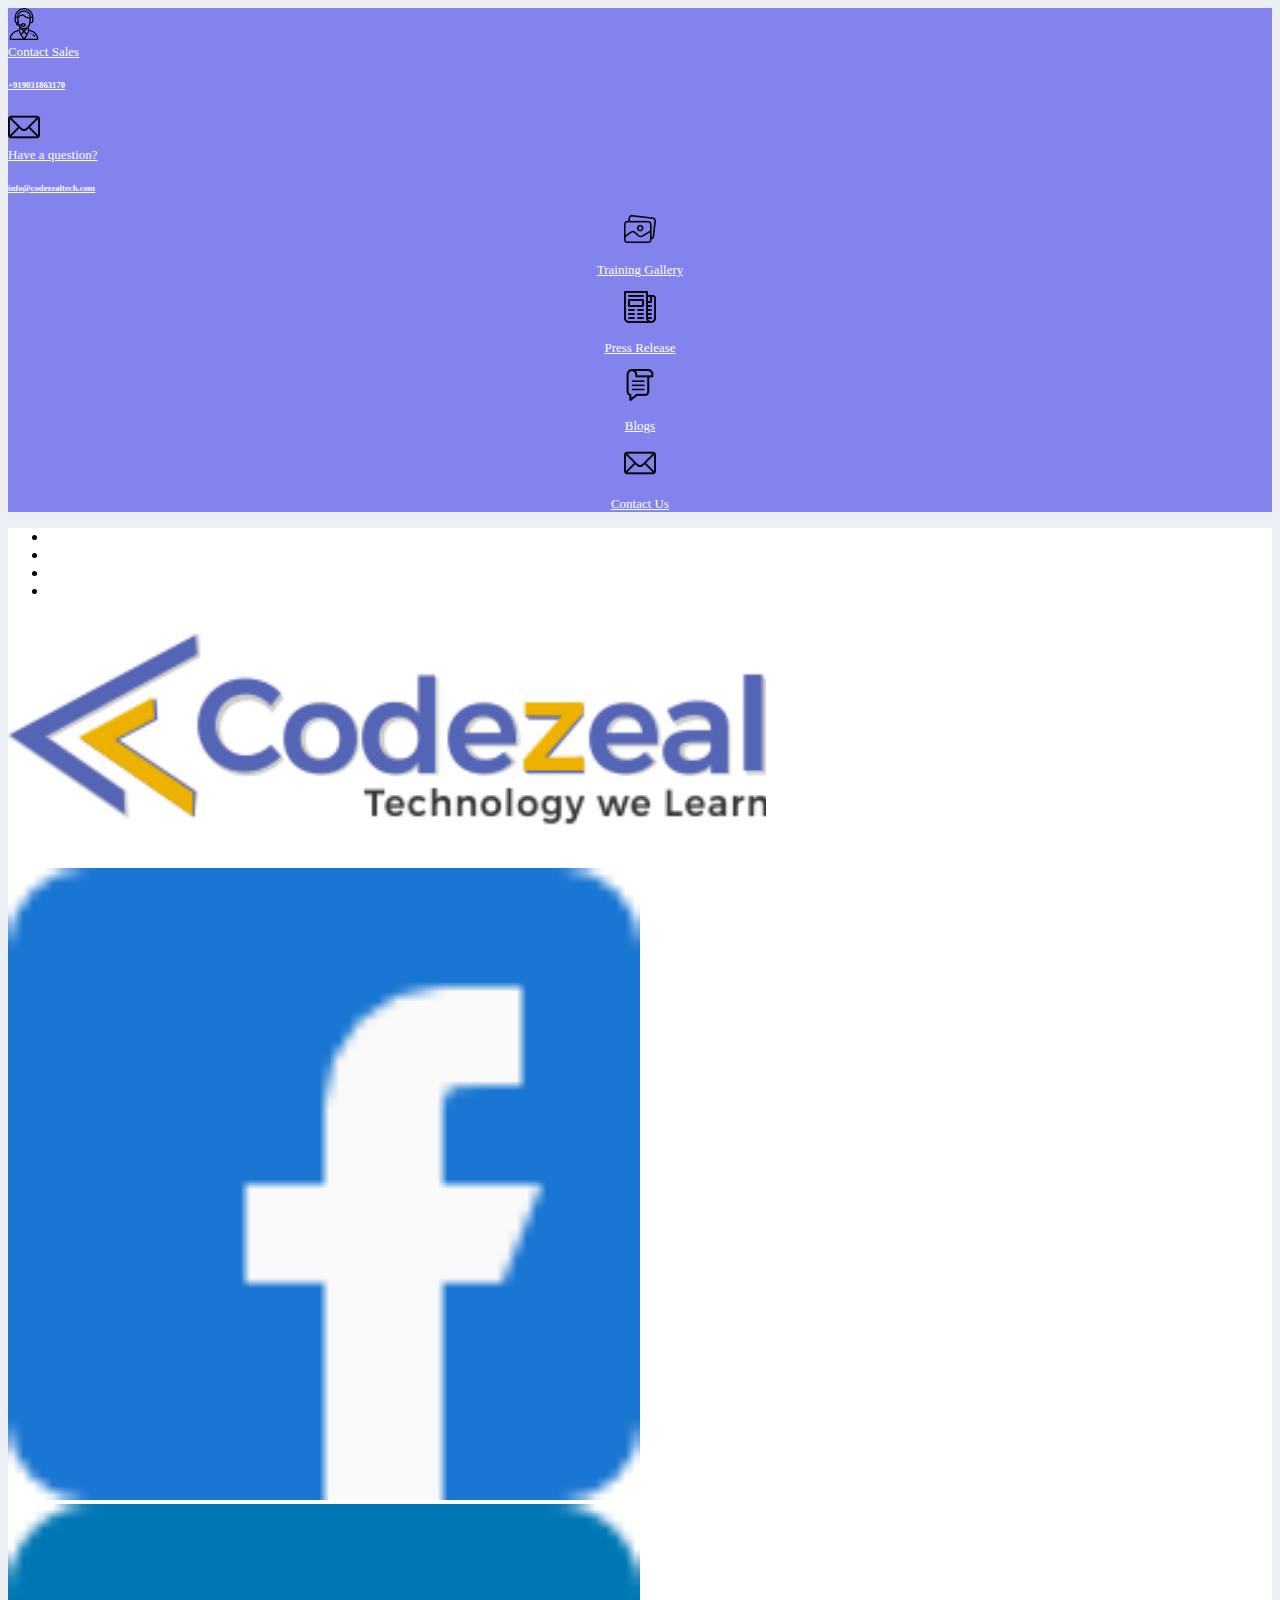
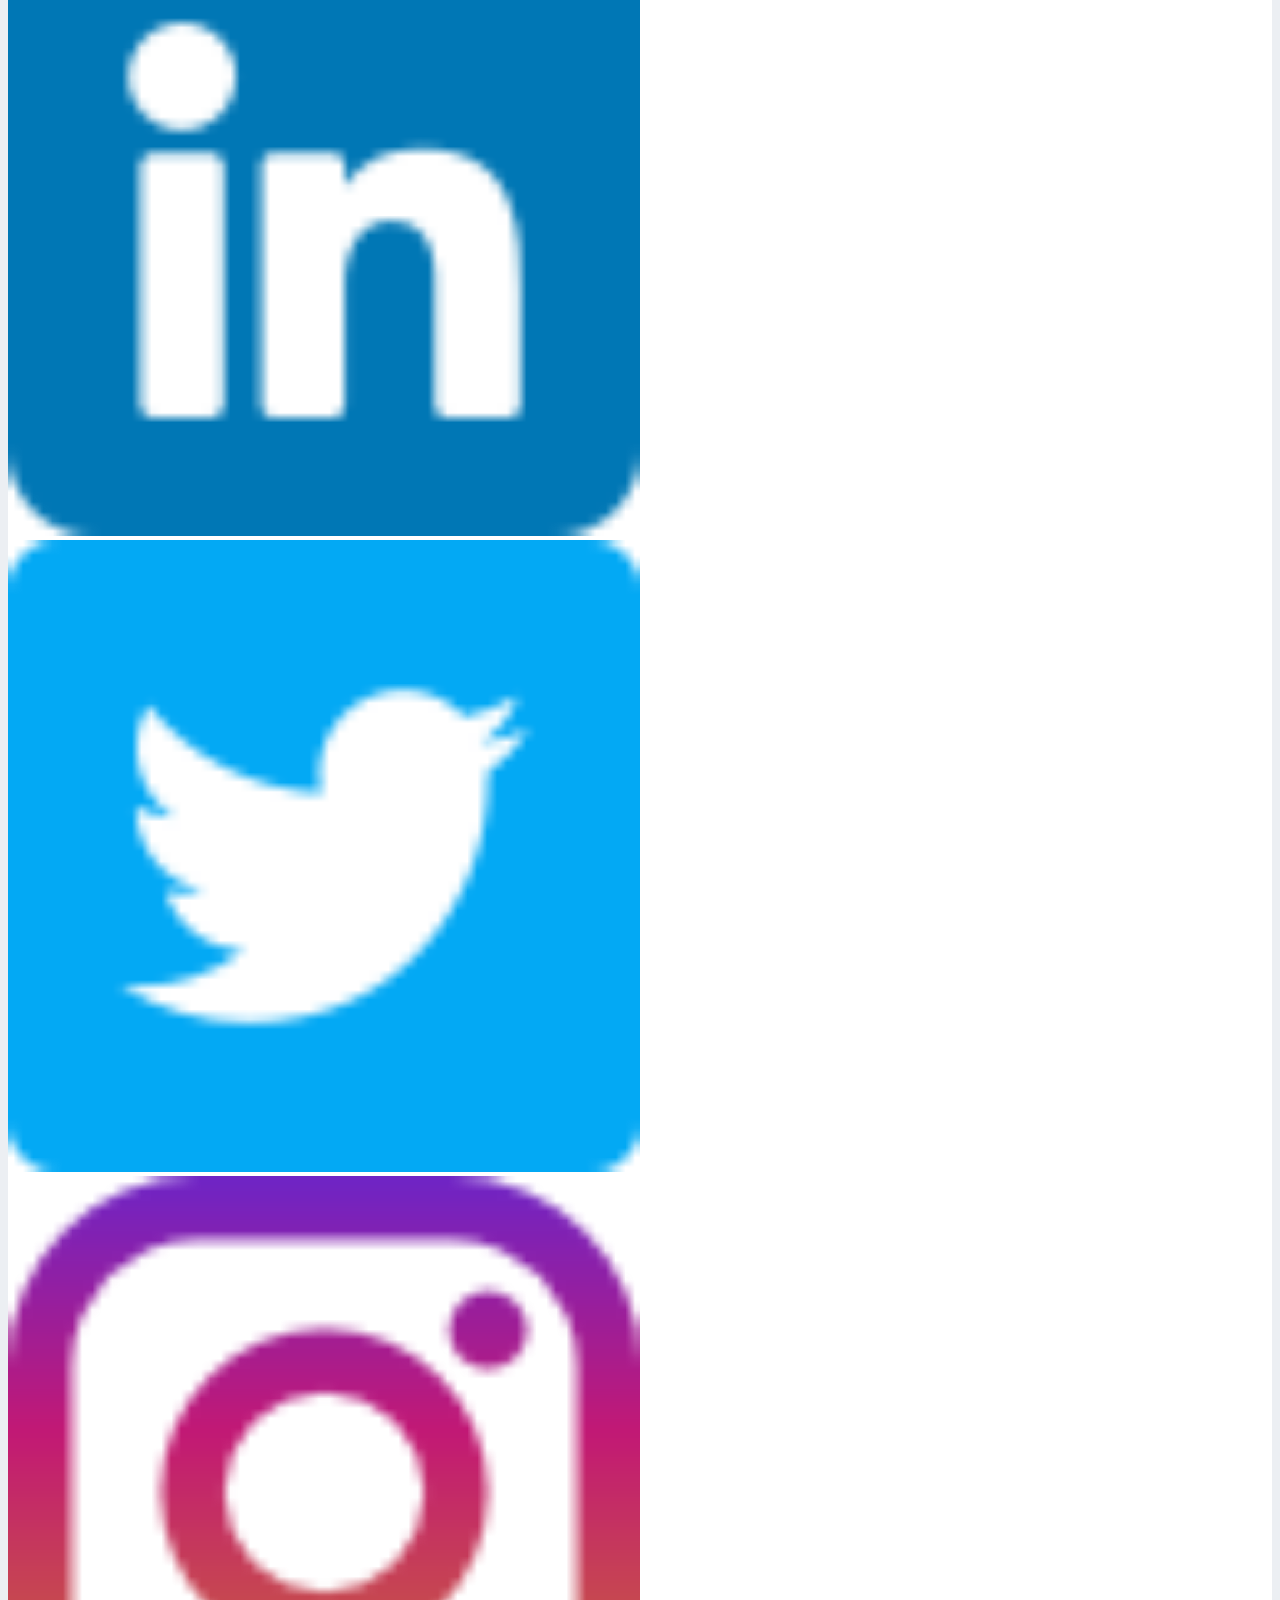
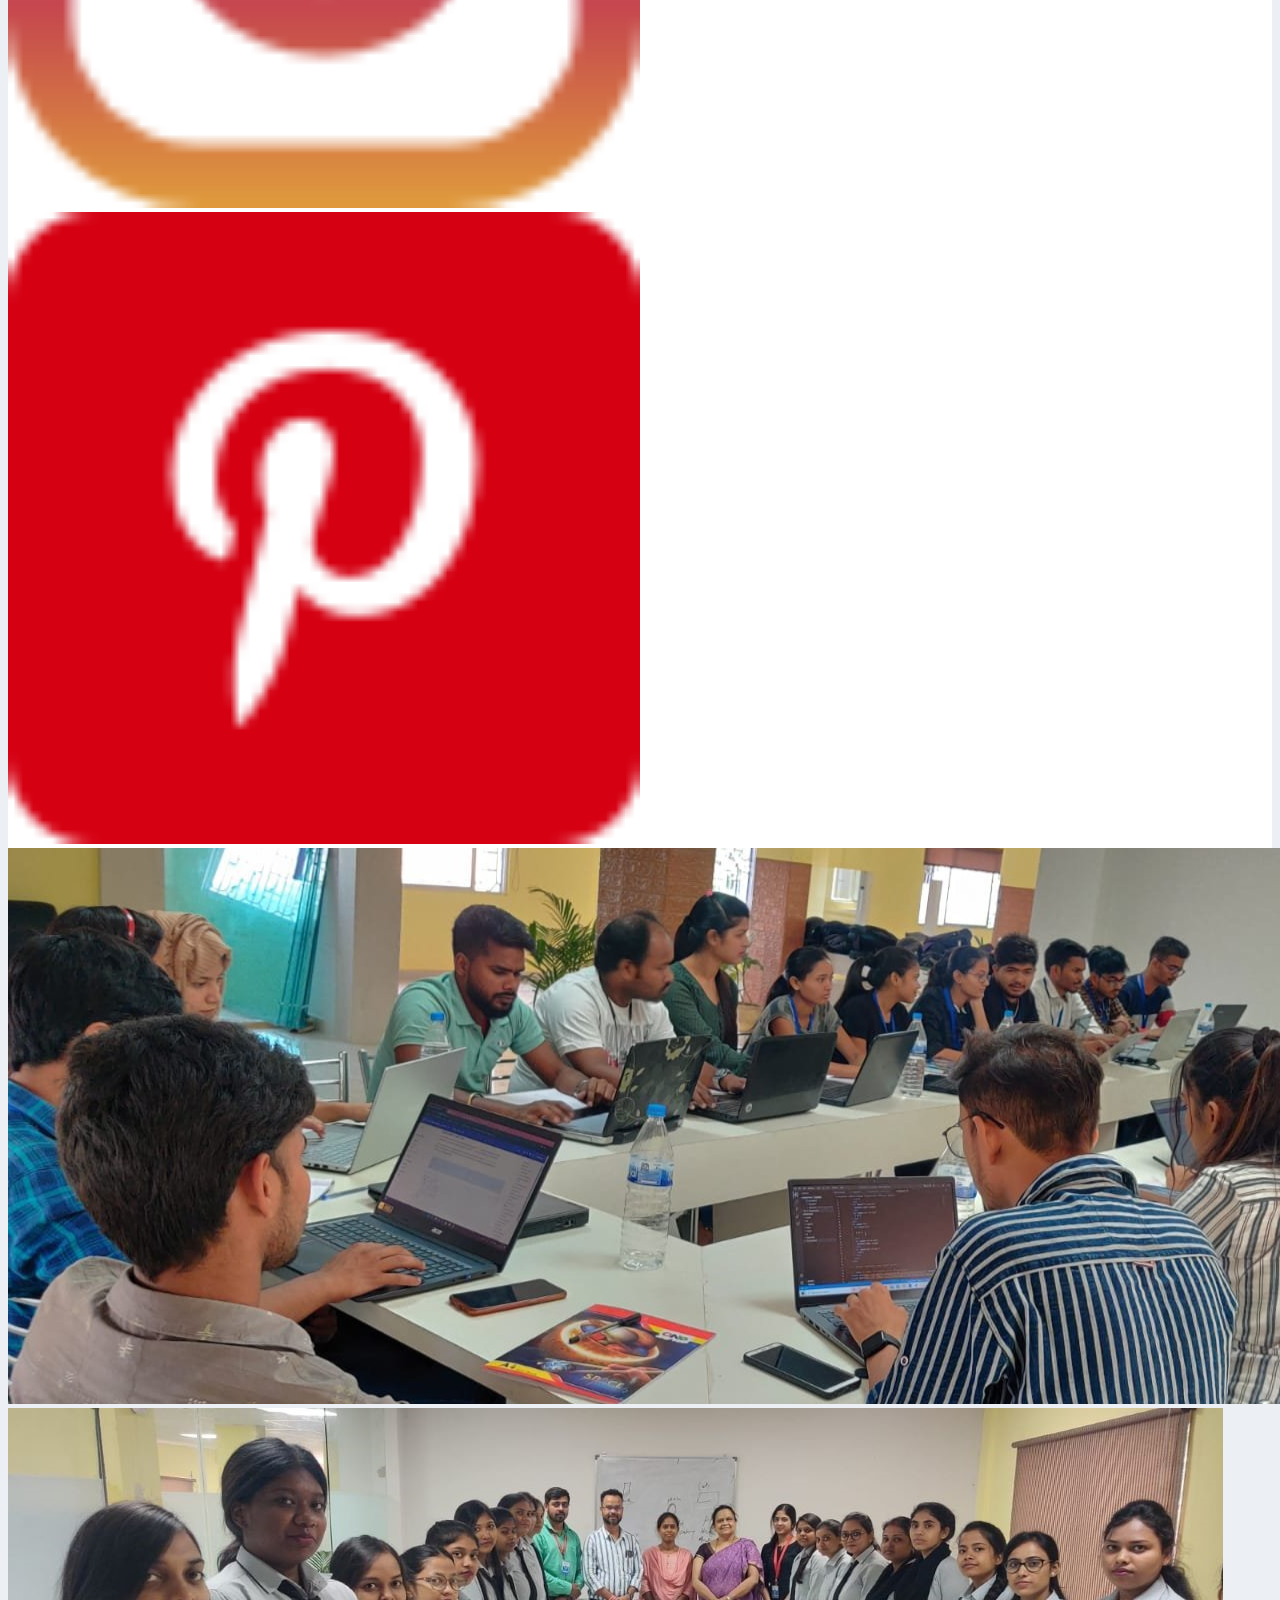
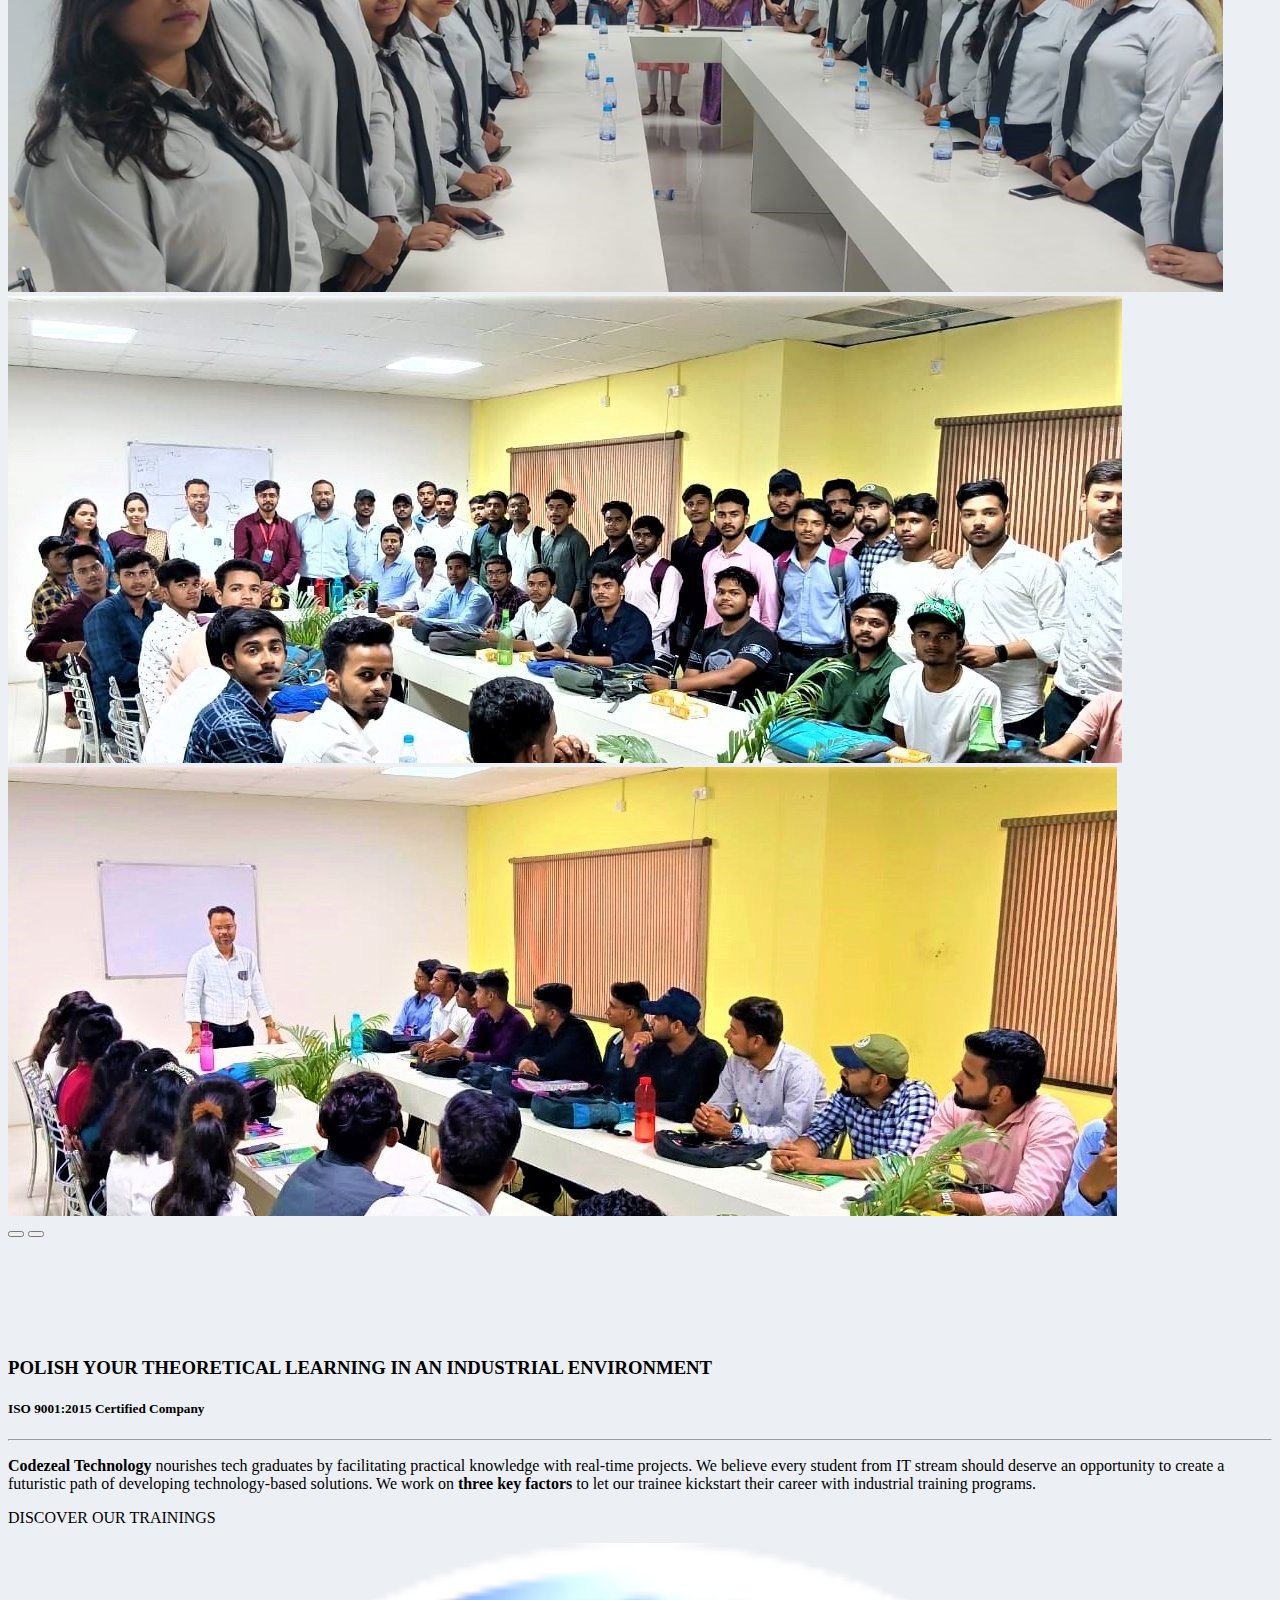
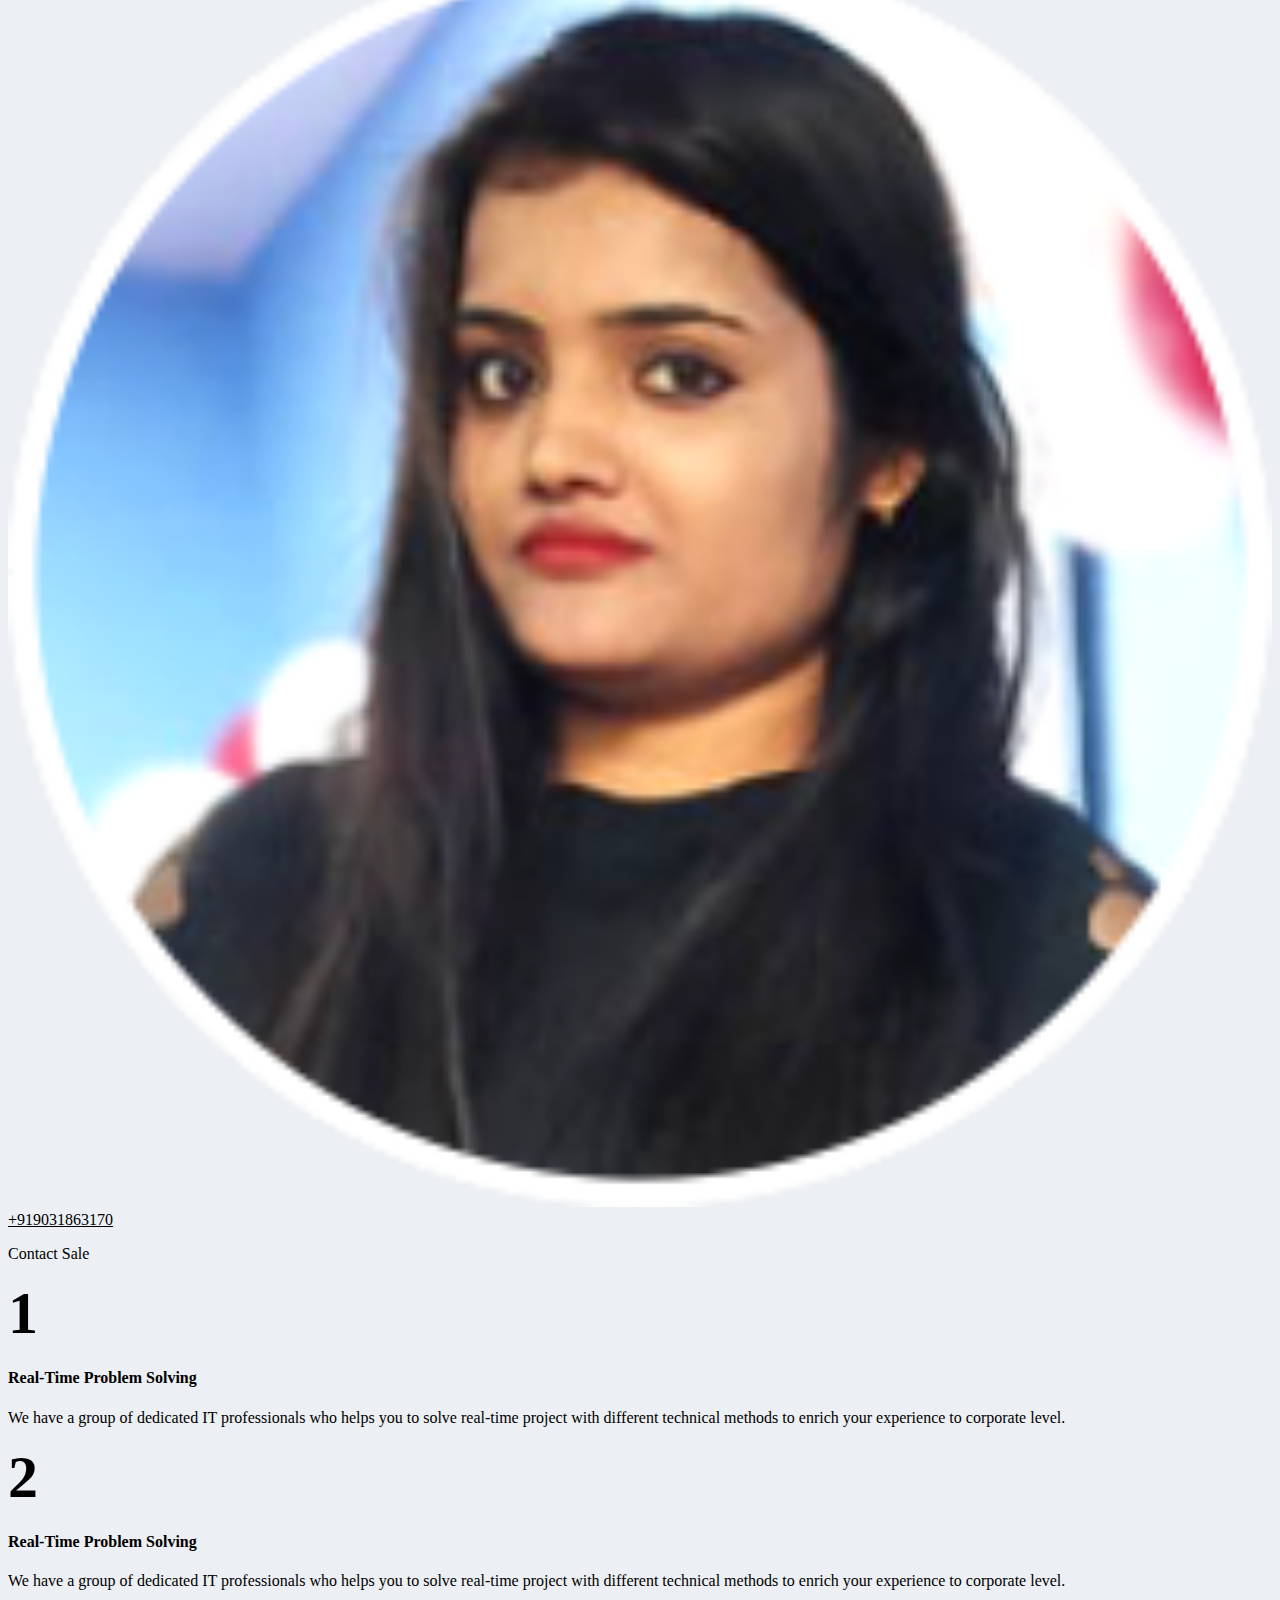
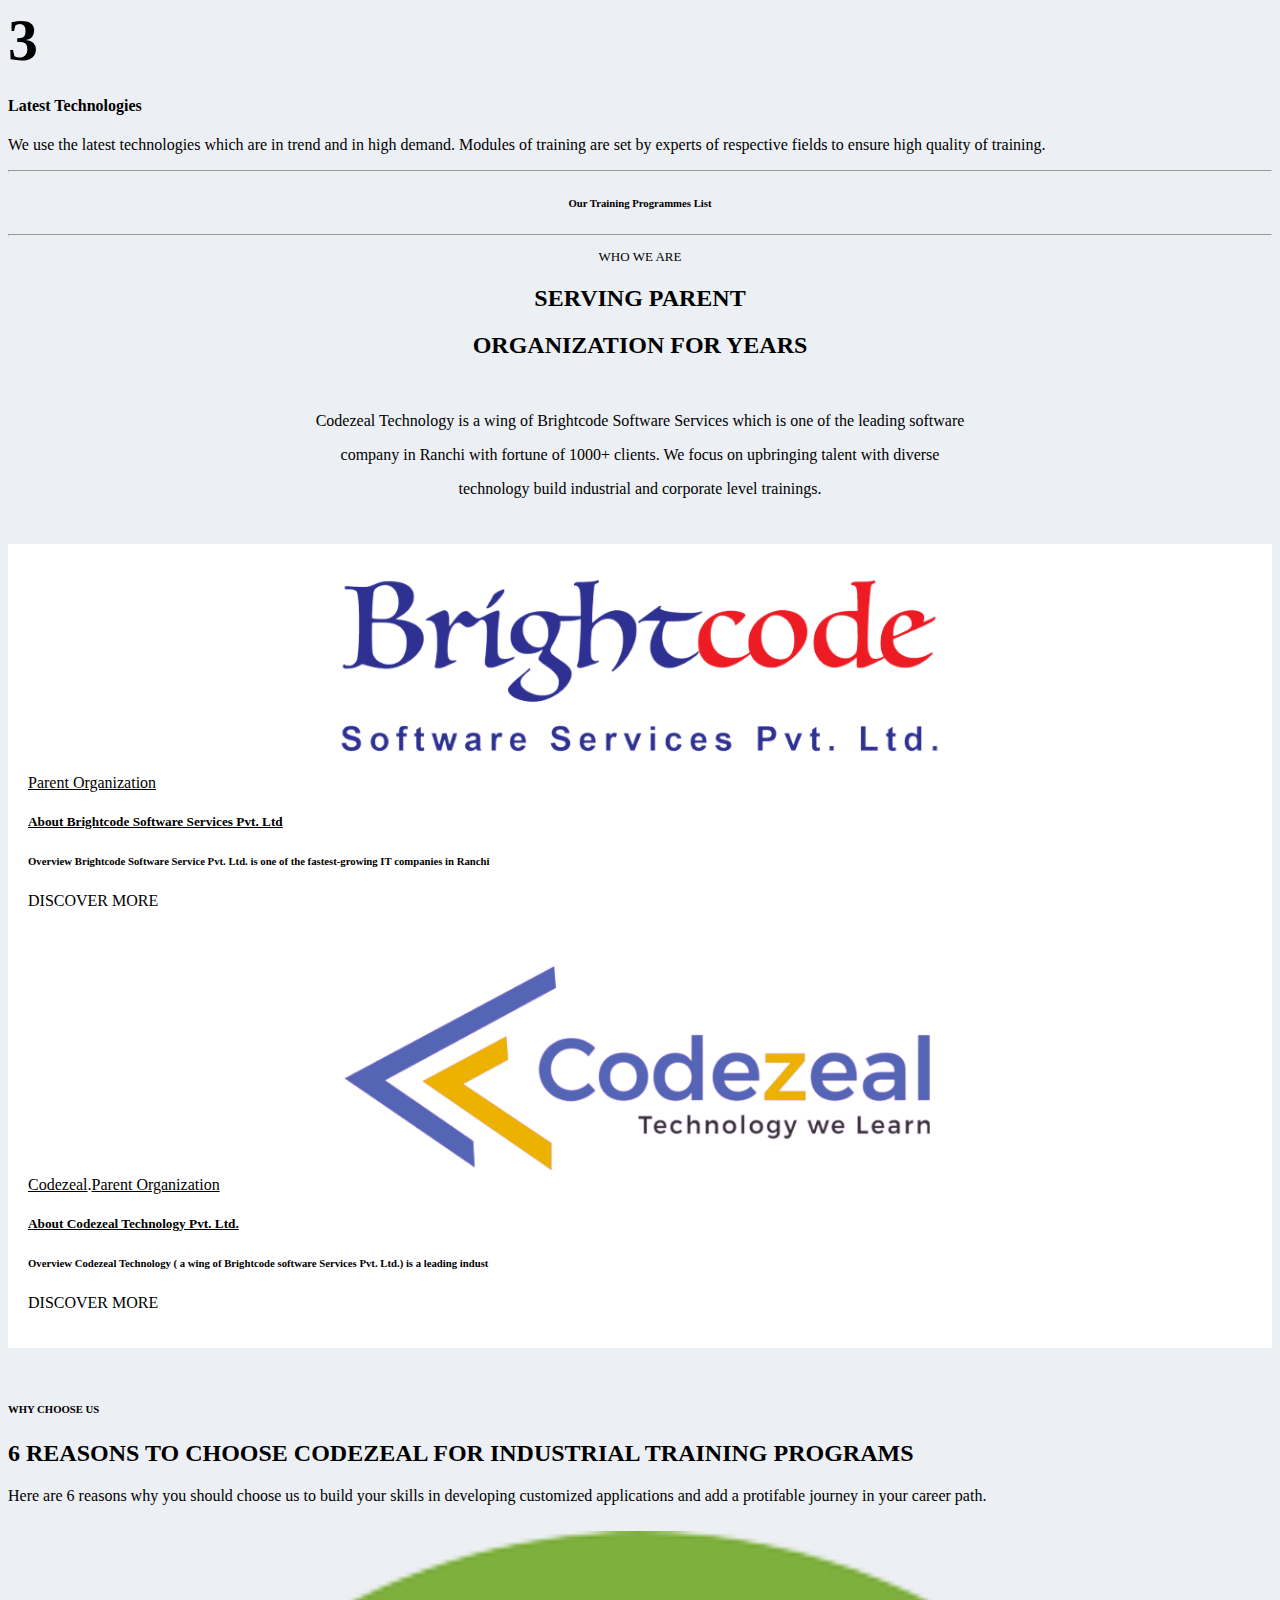
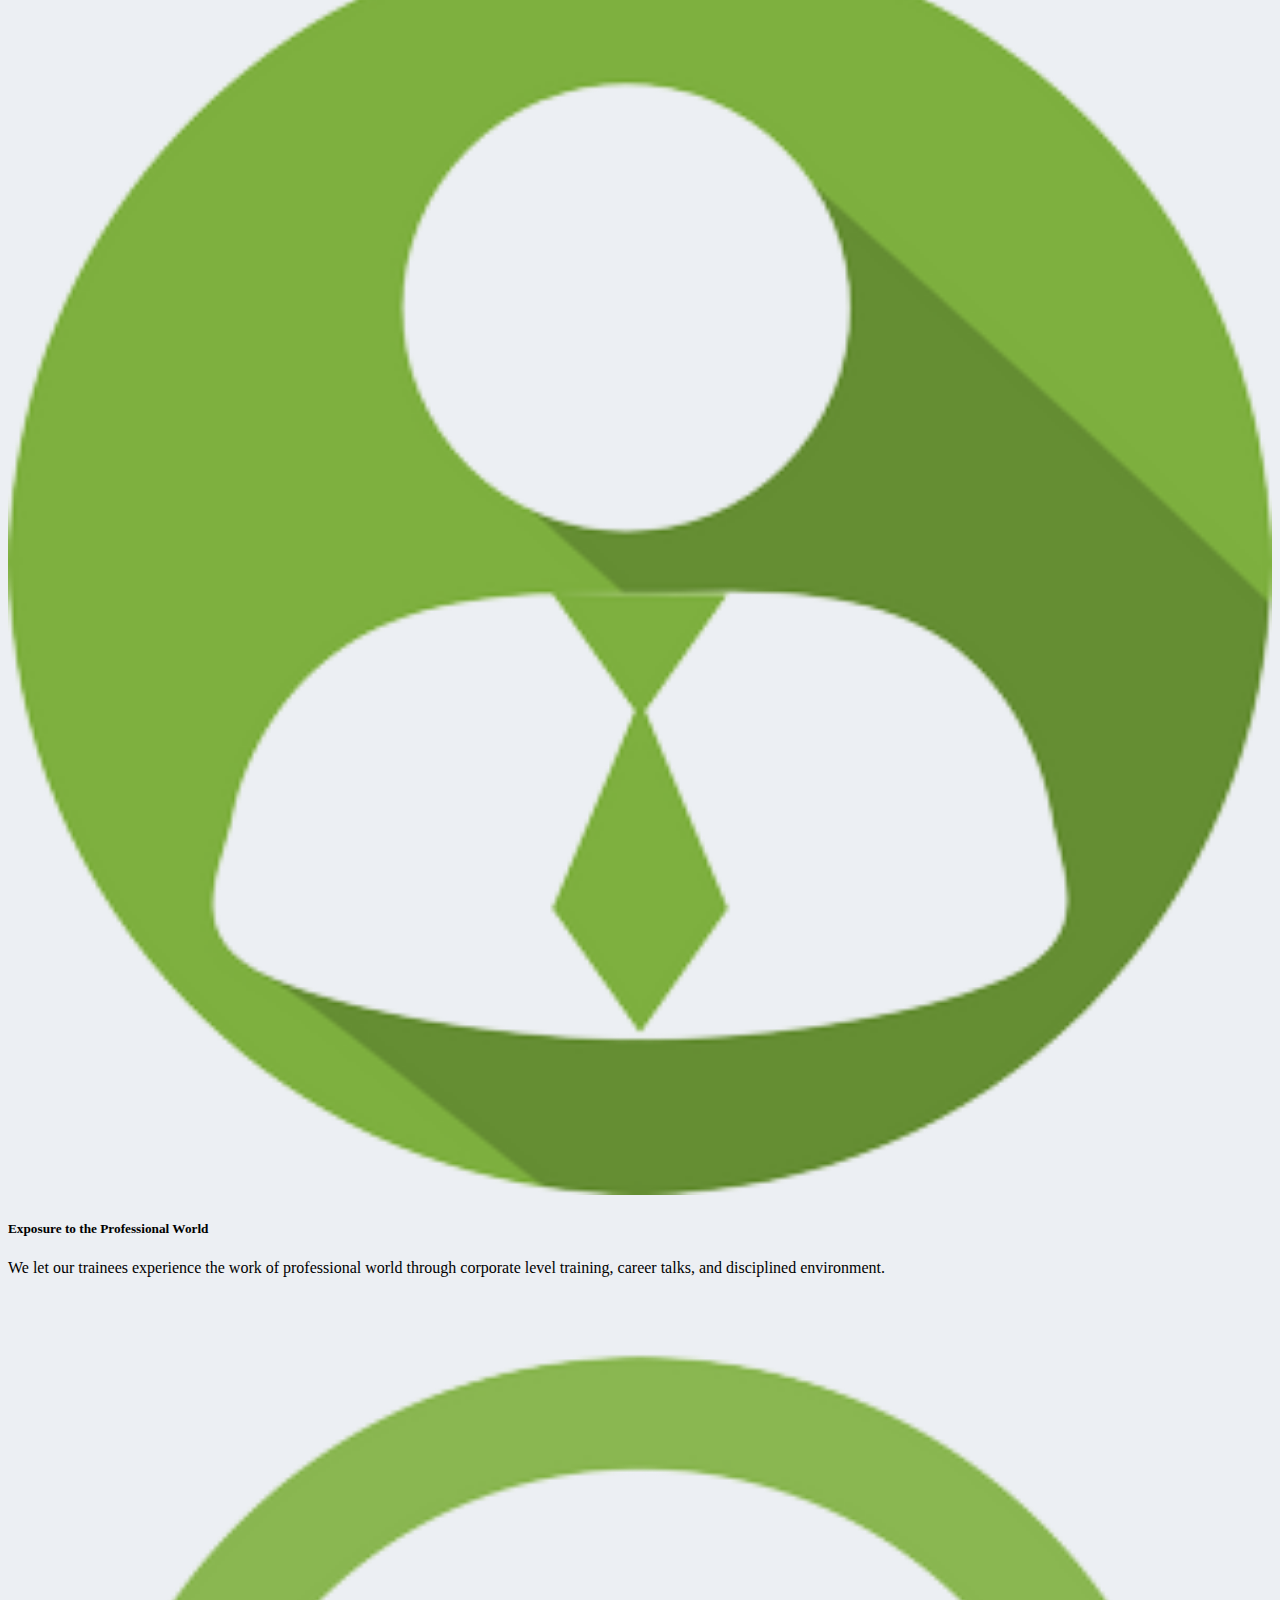
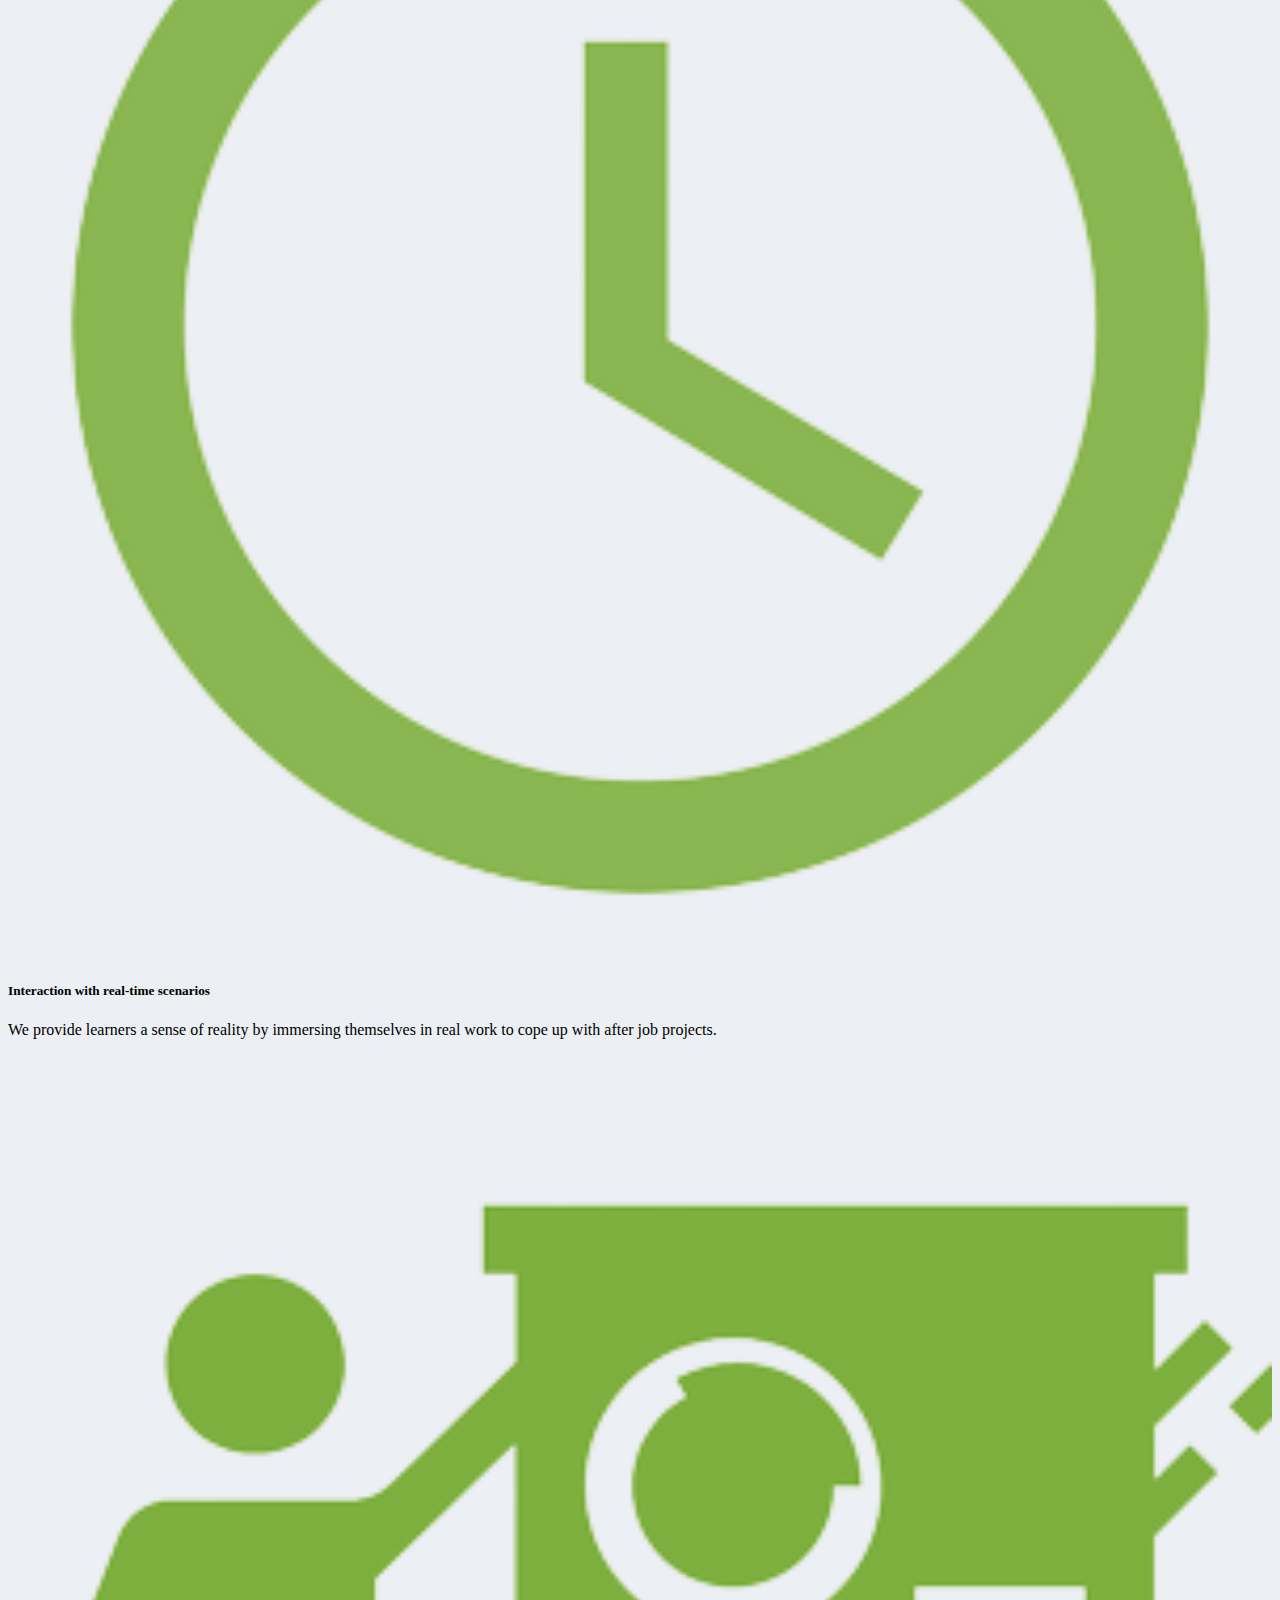
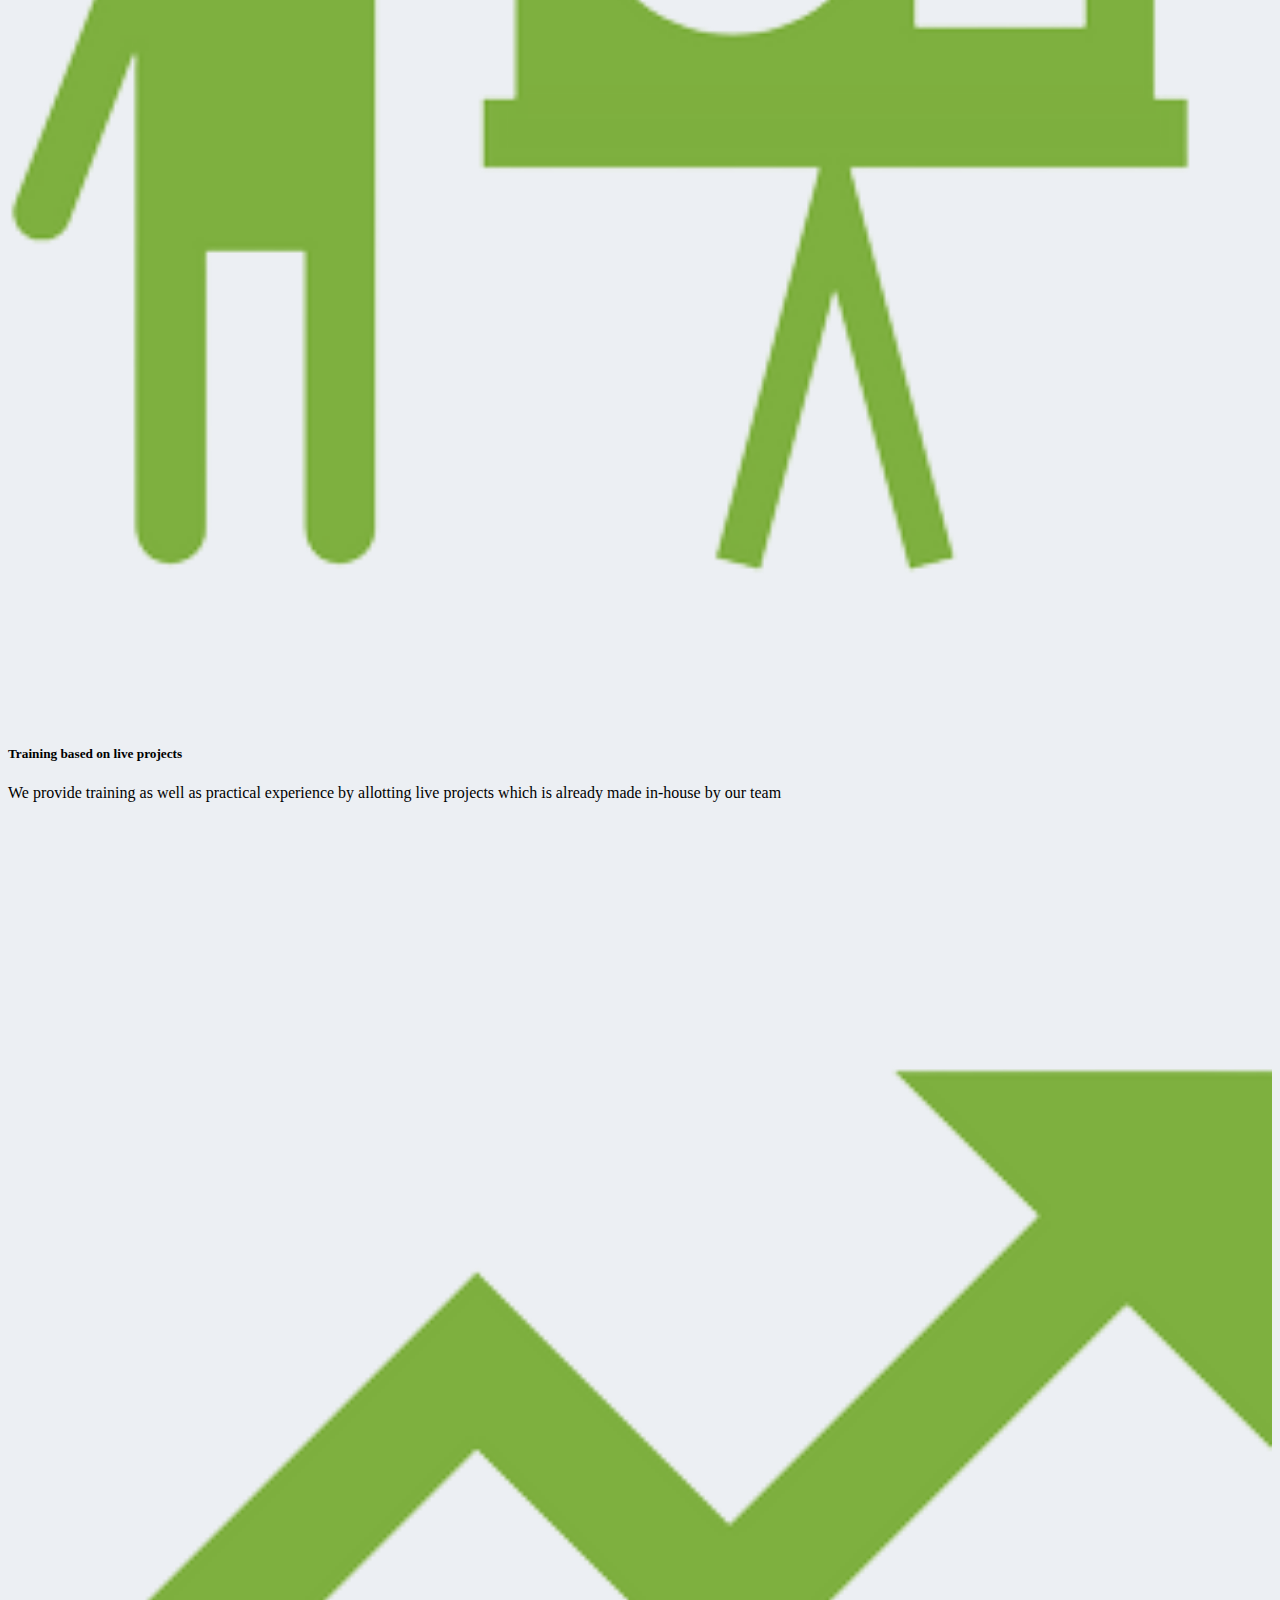
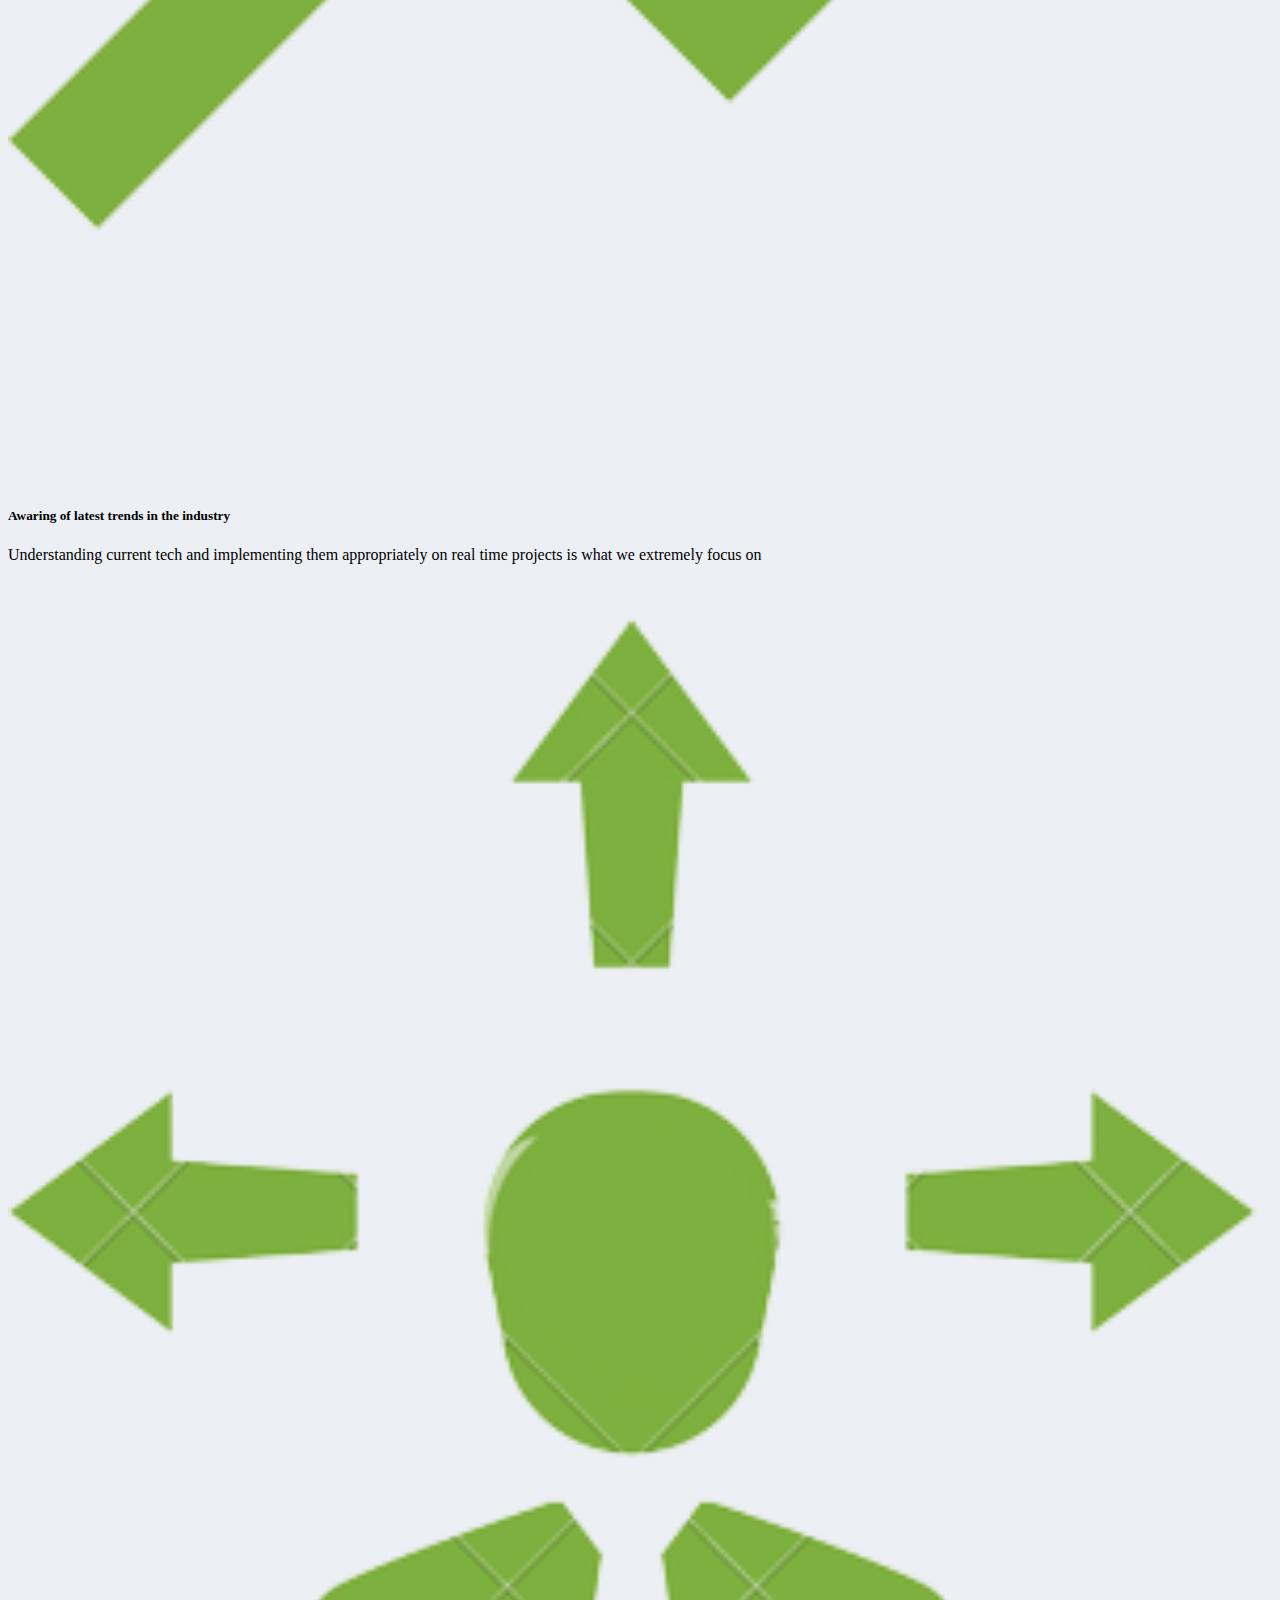
<file: index.html>
<!doctype html>
<html lang="en">
  <head>
    <!-- Required meta tags -->
    <meta charset="utf-8">
    <meta name="viewport" content="width=device-width, initial-scale=1, shrink-to-fit=no">

    <!-- Bootstrap CSS -->
    <link rel="stylesheet" href="https://cdn.jsdelivr.net/npm/bootstrap@4.6.2/dist/css/bootstrap.min.css" integrity="sha384-xOolHFLEh07PJGoPkLv1IbcEPTNtaed2xpHsD9ESMhqIYd0nLMwNLD69Npy4HI+N" crossorigin="anonymous">
    <link rel="stylesheet" href="CSS/style.css">
    <link rel="stylesheet" href="https://cdnjs.cloudflare.com/ajax/libs/font-awesome/6.3.0/css/all.min.css">
    <title>Hello, world!</title>
  </head>
  <body>
      <!-- Header -->

    <section id="header">
      <div class="container">
        <div class="row">
          <div class="col-md-4">
            <div class="row">
              <div class="col-md-6 pt-3 pb-3">
                <div class="row">
                  <div class="col-md-3">
                    <a href="#"><img src="image/support (1).png" alt=""></a>
                  </div>
                  <div class="col-md-9">
                    <a href="">Contact Sales</a>
                    <a href="tel:+919031863170"><h6>+919031863170</h6></a>
                  </div>
                </div>
              </div>
              <div class="col-md-6 pt-3 pb-3">
                <div class="row">
                  <div class="col-md-3">
                    <a href="#"><img src="image/mail (1).png" alt=""></a>
                  </div>
                  <div class="col-md-9">
                    <a href="">Have a question?</a>
                    <a href="mailto:info@codezealtech.com"><h6>info@codezealtech.com</h6></a>
                  </div>
                </div>
              </div>
            </div>
          </div>
          <div class="col-md-4"></div>
          <div class="col-md-4 pt-3 pb-3 d-flex justify-content-around">
           
            <div style="text-align: center;">
              <a href="#"><img src="image/gallery.png" alt=""></a>
              <a href=""><p>Training Gallery</p></a>
            </div>
            <div style="text-align: center;">
              <a href="#"><img src="image/newspaper.png" alt=""></a>
              <a href=""><p>Press Release</p></a>
            </div>
            <div style="text-align: center;">
              <a href="#"><img src="image/blogging.png" alt=""></a>
              <a href=""><p>Blogs</p></a>
            </div>
            <div style="text-align: center;">
              <a href="#"><img src="image/mail (1).png" alt=""></a>
              <a href=""><p>Contact Us</p></a>
            </div>
            <!-- <a href="#"><img src="image/gallery.png" alt=""></a>
            <a href="#"><img src="image/newspaper.png" alt=""></a>
            <a href="#"><img src="image/blogging.png" alt=""></a>
            <a href="#"><img src="image/mail (1).png" alt=""></a> -->
          </div>
        </div>
      </div>
    </section>

    <!-- Header -->

    <!-- Navbar -->
    
  <section id="navbar" style="background-color: #fff;">
    <div class="container">
      <div class="row">
        <div class="col-md-4">
          <nav class="navbar navbar-expand-lg navbar-light pt-3 pb-2">
            <div class="collapse navbar-collapse" id="navbarNavDropdown">
              <ul class="navbar-nav">
                <li class="nav-item active">
                  <a class="nav-link" href="#">HOME<span class="sr-only">(current)</span></a>
                </li>
                <li class="nav-item">
                  <a class="nav-link" href="#">COMPANY</a>
                </li>
                <li class="nav-item">
                  <a class="nav-link" href="#">SERVICE</a>
                </li>
                <li class="nav-item dropdown">
                  <a class="nav-link dropdown-toggle" href="#" role="button" data-toggle="dropdown" aria-expanded="false">
                    TRAINING
                  </a>
                  <div class="dropdown-menu">
                    <a class="dropdown-item" href="#">Action</a>
                    <a class="dropdown-item" href="#">Another action</a>
                    <a class="dropdown-item" href="#">Something else here</a>
                  </div>
                </li>
              </ul>
            </div>
          </nav>
        </div>
        <div class="col-md-4 pt-3 pb-2">
         <img src="image/codezeallogo.png" width="60%" alt="E:\brightcode\Codezeal Project\image\codezeallogo.png">
        </div>
        <div class="col-md-4 pt-3 pb-2 d-flex justify-content-around">
          <a href="#"><img src="image/facebook (1).png" width="50%" alt=""></a>
          <a href="#"><img src="image/linkedin (1).png" width="50%" alt=""></a>
          <a href="#"> <img src="image/twitter (1).png" width="50%" alt=""></a>
          <a href="#"><img src="image/instagram (1).png" width="50%" alt=""></a>
          <a href="#"><img src="image/pinterest (1).png" width="50%" alt=""></a>
        </div>
      </div>
    </div>
  </section>

  <!-- Navbar -->

  <!-- Carousel -->

  <div id="carouselExampleControls" class="carousel slide" data-ride="carousel">
    <div class="carousel-inner">
      <div class="carousel-item active">
        <img src="image/c1.png" class="d-block w-100" alt="...">
      </div>
      <div class="carousel-item">
        <img src="image/c2.jpg" class="d-block w-100" alt="...">
      </div>
      <div class="carousel-item">
        <img src="image/c3.jpg" class="d-block w-100" alt="...">
      </div>
      <div class="carousel-item">
        <img src="image/c4.jpg" class="d-block w-100" alt="...">
      </div>
    </div>
   <button class="carousel-control-prev" type="button" data-target="#carouselExampleControls" data-slide="prev">
      <span class="carousel-control-prev-icon" aria-hidden="true"></span>
      <span class="sr-only">Previous</span>
    </button>
    <button class="carousel-control-next" type="button" data-target="#carouselExampleControls" data-slide="next">
      <span class="carousel-control-next-icon" aria-hidden="true"></span>
      <span class="sr-only">Next</span>
    </button>
  </div>

  <!-- Carousel -->

  <!-- certified -->
   
  <section id="certified" style="padding-top: 100px; background-color: #eceff3;">
    <div class="container">
      <div class="row">
        <div class="col-md-6 col-sm-6 col-12">
          <h3>
            POLISH YOUR THEORETICAL LEARNING IN AN INDUSTRIAL ENVIRONMENT
          </h3>
          <h5>ISO 9001:2015 Certified Company</h5>
          <hr>
          <p>
           <strong> Codezeal Technology</strong> nourishes tech graduates by facilitating
            practical knowledge with real-time projects. We believe every
            student from IT stream should deserve an opportunity to create a
            futuristic path of developing technology-based solutions. We work
            on <strong> three key factors</strong> to let our trainee kickstart their career
            with industrial training programs.
          </p>
          <div class="row">
            <div class="col-md-6 col-sm-6 col-12">
              <p class="btn btn-success btn-block" style="border-radius:25px; border-width: 5px;">DISCOVER OUR TRAININGS</p>
            </div>
            <div class="col-md-6 col-sm-6 col-12">
              <div class="row">
                <div class="col-md-3 col-sm-3 col-3">
                  <img src="image/slaes.png" width="100%" alt="">
                </div>
                <div class="col-md-9 col-sm-9 col-9">
                  <a href="tel:+919031863170">+919031863170</a>
                  <p>Contact Sale</p>
                  
                </div>
              </div>
            </div>
          </div>
        </div>
        <div class="col-md-6 col-sm-6 col-12 ">
          <div class="row">
            <div class="col-md-2 col-sm-2 col-2" style="font-weight: 800; font-size: 60px">1</div>
            <div class="col-md-10 col-sm-10 col-10">
              <h4>Real-Time Problem Solving</h4>
              <p>
                We have a group of dedicated IT professionals who helps you to
                solve real-time project with different technical methods to
                enrich your experience to corporate level.
              </p>
            </div>
            <div class="col-md-2 col-sm-2 col-2" style="font-weight: 800; font-size: 60px">2</div>
            <div class="col-md-10 col-sm-10 col-10">
              <h4>Real-Time Problem Solving</h4>
              <p>We have a group of dedicated IT professionals who helps you to solve real-time project with different technical methods to enrich your experience to corporate level.</p>
            </div>
            <div class="col-md-2 col-sm-2 col-2" style="font-weight: 800; font-size: 60px">3</div>
            <div class="col-md-10 col-sm-10 col-10">
              <h4>Latest Technologies</h4>
              <p>We use the latest technologies which are in trend and in high demand. Modules of training are set by experts of respective fields to ensure high quality of training.</p>
            </div>
          </div>
        </div>
      </div>
      <div class="row">
        <div class="col-md-4"><hr></div>
        <div class="col-md-4"><center><h6>Our Training Programmes List</h6></center></div>
        <div class="col-md-4"><hr></div>
      </div>
    </div>
  </section>

  <!-- certified -->

  <!-- WHO WE ARE -->
    
     <section id="whoweare">
      <div class="container">
        <div class="row" style="text-align: center;">
          <div class="col-md-12 col-sm-12 col-12 pt-5">
            <p style="font-size: small;"> WHO WE ARE</p>
            <h2>SERVING PARENT</h2>
            <h2>ORGANIZATION FOR YEARS</h2>
            <br>
            <p>Codezeal Technology is a wing of Brightcode Software Services which is one of the leading software</p>
            <p>company in Ranchi with fortune of 1000+ clients. We focus on upbringing talent with diverse</p>
            <p>technology build industrial and corporate level trainings.</p>
          </div>
        </div>
      </div>
     </section>

  <!-- WHO WE ARE -->

  <!-- subsidary -->
<section id="subsidary" style="background: #eceff3;padding-top: 30px;padding-bottom: 30px;">
       <div class="container">
        <div class="row">
          <div class="col-md-6 mb-5" id="cont-1">
            <div style="background: #fff; padding: 20px;">
              <a href="#"><center><img src="image/brightcodelogo.png" width="50%" alt="image/brightcodelogo.png"></center></a>
              <a href="#">Parent Organization</a>
              <a href="#"><h5>About Brightcode Software Services Pvt. Ltd</h5></a>
              <h6>Overview Brightcode Software Service Pvt. Ltd. is one of the fastest-growing IT companies in Ranchi</h6>
              <p class="btn btn-success btn-block" style="border-radius: 20px;">DISCOVER MORE</p>
            </div>

          </div>
          <div class="col-md-6 mb-5" id="cont-2">
            <div style="background: #fff; padding: 20px;">
              <a href="#"><center><img src="image/zeallogo.png" width="50%" alt=""></center></a>
            <a href="#">Codezeal</a>.<a href="#">Parent Organization</a>
            <a href="#"><h5>About Codezeal Technology Pvt. Ltd.</h5></a>
            <h6>Overview Codezeal Technology ( a wing of Brightcode software Services Pvt. Ltd.) is a leading indust</h6>
            <p class="btn btn-success btn-block" style="border-radius: 20px;">DISCOVER MORE</p>
            </div>
            
          </div>
        </div>
       </div>
      </section>

  <!-- subsidary -->

  <!-- Why Choose Us -->

   <section id="chooseus" style=" background-color: #eceff3;">
    <div class="container">
      <div class="row">
        <div class="col-md-6">
          <h6>
            WHY CHOOSE US
          </h6>
          <h2>
            6 REASONS TO CHOOSE CODEZEAL FOR INDUSTRIAL TRAINING PROGRAMS
          </h2>
        </div>
        <div class="col-md-6">
          <p>Here are 6 reasons why you should choose us to build your skills in developing customized applications and add a protifable journey in your career path.</p>
        </div>
      </div>
    </div>
   </section>
  <!-- Why Choose Us -->
  <!-- Reason choose us -->
    <section id="reason" style=" background-color: #eceff3; padding-top: 10px;">
      <div class="container">
        <div class="row">
          <div class="col-md-4 col-sm-6 col-12">
            <div class="row">
              <div class="col-md-3 col-3">
                <img src="image/a.png" width="100%" alt="">
              </div>
              <div class="col-md-9 col-9">
                <h5>Exposure to the Professional World</h5>
                <p>We let our trainees experience the work of professional world through corporate level training, career talks, and disciplined environment.</p>
              </div>
            </div>
          </div>
          <div class="col-md-4 col-sm-6 col-12">
            <div class="row">
              <div class="col-md-3 col-3">
                <img src="image/b.png" width="100%" alt="image/b.png">
              </div>
              <div class="col-md-9 col-9">
                <h5>Interaction with real-time scenarios</h5>
                <p>We provide learners a sense of reality by immersing themselves in real work to cope up with after job projects.</p>
              </div>
            </div>
          </div>
          <div class="col-md-4 col-sm-6 col-12">
          <div class="row">
            <div class="col-md-3 col-3">
                <img src="image/c.png" width="100%" alt="image/c.png">
              </div>
              <div class="col-md-9 col-9">
                <h5>
                  Training based on live projects
                </h5>
                <p>
                  We provide training as well as practical experience by allotting live projects which is already made in-house by our team
                </p>
              </div>
            </div>
          </div>
        
          <div class="col-md-4 col-sm-6 col-12">
            <div class="row">
              <div class="col-md-3 col-3">
                <img src="image/d.png" width="100%" alt="image/d.png">
              </div>
              <div class="col-md-9 col-9">
                <h5>Awaring of latest trends in the industry</h5>
                <p>Understanding current tech and implementing them appropriately on real time projects is what we extremely focus on</p>
              </div>
            </div>
          </div>
          <div class="col-md-4 col-sm-6 col-12">
            <div class="row">
              <div class="col-md-3 col-3">
                <img src="image/e.png" width="100%" alt="image/e.png">
              </div>
              <div class="col-md-9 col-9">
                <h5>Guidance from experienced professionals</h5>
                <p>We have group of highly qualified and experienced professionals of respective fields who can guide you very well throughout the project.</p>
              </div>
            </div>
          </div>
          <div class="col-md-4 col-sm-6 col-12">
            <div class="row">
              <div class="col-md-3 col-3">
                <img src="image/f.png" width="100%" alt="image/f.png">
              </div>
              <div class="col-md-9 col-9">
                 <h5>
                  Knowledge of all Advance Topics
                </h5>
                <p>Our in-depth industrial training help you explore and solve more complex aspects of the core programming language.</p>
              </div>
            </div>
          </div>
        </div>
      </div>
    </section>

  <!-- Reason choose us -->

  <!-- Start your journey and form -->

     <section id="fjourney">
      <div class="container" id="fj">
        <div class="row">
          <div class="col-md-4" id="journey"style="background-color: rgb(131, 131, 237); padding-top: 45px; color: white;">
            <div class="row">
              <div class="col-12">
                <center>
                APPLY ANYTIME
                <h4>START YOUR JOURNEY HERE</h4>
                <h6>Please contact our team or complete the form below.</h6>
                <h6>A representative will contact you shortly.</h6>
                </center>
              </div>
            </div>
            <div class="row" style="padding-top: 35px;">
              <div class="col-md-3 col-sm-3 col-3">
                <img src="image/settings.png" width="80%" alt="">
              </div>
              <div class="col-md-9 col-sm-9 col-9">
                <h5>Let’s Talk</h5>
                <p>Discuss us your query regarding the training and we will guide you throughout</p>
              </div>
              <div class="col-md-3 col-sm-3 col-3">
                <img src="image/comment.png" width="80%" alt="">
              </div>
              <div class="col-md-9 col-sm-9 col-9">
                <h5>Apply For Training</h5>
                <p>If you’re right fit, we will conduct a training program for you on specific time and date.</p>
              </div>
              <div class="col-md-3 col-sm-3 col-3">
                <img src="image/aim.png" width="80%" alt="">
              </div>
              <div class="col-md-9 col-sm-9 col-9">
                <h5>Start Your IT Experience</h5>
                <p>Within days, you will be working on real projects and start earning experience.</p>
              </div>
            </div>
          </div>
          <div class="col-md-8" id="form1" style="background-color: white; padding-top: 45px; padding-bottom: 45px;">
            <div class="row">
              <div class="col-12">
                <form>
                  <div class="form-row">
                    <div class="col">
                      <label for="fname">First Name</label>
                      <input type="text" class="form-control" placeholder="First name">
                    </div>
                    <div class="col">
                      <label for="lname">Last Name</label>
                      <input type="text" class="form-control" placeholder="Last name">
                    </div>
                  </div>
                  <div class="form-group">
                    <label for="exampleInputEmail1">Your Email</label>
                    <input type="email" class="form-control" id="exampleInputEmail1" aria-describedby="emailHelp" placeholder="abc@gmail.com">
                  </div>
                  <div class="form-group">
                    <label for="mobilenumber">Phone</label>
                    <input type="number" class="form-control" id="mobilenumber">
                  </div>
                  <div class="form-group">
                    <label for="collegename">College Name </label>
                    <input type="text" class="form-control" id="collegename">
                  </div>
                  <div class="form-group">
                    <label for="GraduateDegreeHolderin">Graduate Degree Holder in </label>
                    <select class="form-control" id="GraduateDegreeHolderin">
                      <option>B.Tech in CS/IT</option>
                      <option>MCA</option>
                      <option>BCA</option>
                      <option>B.Sc/IT</option>
                      <option>Diploma</option>
                    </select>
                  </div>
                  <div class="form-group">
                    <label for="SelectYourCourse">Select Your Course</label>
                    <select class="form-control" id="SelectYourCourse">
                      <option>PHP Development</option>
                      <option>.NET Development</option>
                      <option>Web Designing</option>
                      <option>Android Development</option>
                      <option>Python</option>
                      <option>Digital Marketing</option>
                    </select>
                  </div>
                  <button type="submit" class="btn btn-primary">Submit</button>
                </form>
              </div>
            </div>
          </div>
        </div>
      </div>
     </section>

     <section id="testimonial" style="background-image: url(image/back.jpg);background-repeat: no-repeat;font-size: small;font-family: 'Gill Sans', 'Gill Sans MT', Calibri, 'Trebuchet MS', sans-serif;">
      <div class="container-fluid">
        <div class="row">
          <div class="col-md-6 col-sm-12 col-12">
            <div class="row">
              <div class="col-md-3 col-sm-3 col-3">
                <img src="image/test1.jpg" width="60%" alt="" style="border-radius: 100px;">
                <p>Rajesh Bharti</p>
                Android Dev. - Brightcode
              </div>
              <div class="col-md-9 col-sm-9 col-6 col-9">
                <h5>Getting trained from Codezeal provided me the opportunity to place myself in one of the best software company in Ranchi. Codezeal trainers are really experts, they cleared my doubts and provided me the ladder to work in Brightcode.</h5>
              </div>
            </div>
          </div>
          <div class="col-md-6 col-sm-12 col-12">
            <div class="row">
              <div class="col-md-3 col-sm-3 col-3">
                <img src="image/test2.jpg" width="60%" alt="" style="border-radius: 50%;">
                  <p>Shivam</p>
                  PHP Developer - Brightcode
              </div>
              <div class="col-md-9 col-sm-9 col-9">
                <h5>After joining Codezeal’s live training program, got so much clarity for choosing my career path, managing my time, and the live classes were very helpful for upgrading my PHP skills.</h5>
              </div>
            </div>
          </div>
        </div>
      </div>
     </section>

  <!-- Start your journey and form code END-->

  <!-- Gallery -->

     <section id="gallerynote">
      <div class="container pt-5">
        <div class="row">
            <div class="col-md-12 col-sm-12 col-12 pb-3" style="text-align: center;">
            <p style="font-size:small; color: green;">FROM OUR GALLERY</p>
            <h2>WATCH HOW TRAINING</h2>
            <h2>ENVIRONMENT WORKS</h2>
            <p>Explore our Training Gallery for valuable insights and thought decision on industry best practices in</p>
            <p>industrial and corporate trainings.</p>
            </div>
            <div class="col-md-4 col-sm-12 col-12 pb-3">
              <a href="image/g1.jpg"><img src="image/g1.jpg" width="100%" alt=""></a>
            </div>
            <div class="col-md-4 col-sm-12 col-12 pb-3">
              <a href="image/g2.jpg"><img src="image/g2.jpg" width="100%" alt=""></a>
            </div>
            <div class="col-md-4 col-sm-12 col-12 pb-3">
              <a href="image/g3.jpg"><img src="image/g3.jpg" width="100%" alt=""></a>
            </div>
            <div class="col-md-12 col-sm-12 col-12 pt-2" style="text-align: center;">
              <p class="btn btn-primary" style="border-radius: 50px;">Show All</p>
            </div>
          </div>
        <hr>
      </div>
     </section>


  <!-- Gallery -->

  <!-- Hear From Our Students -->
     
      <section id="hearstudents">
        <div class="container">
          <div class="row pb-5">
            <div class="col-md-12 col-sm-12 col-12 pt-5 pb-5" style="text-align: center;">          
              <p style="font-size:small; color: green;">HEAR FROM OUR STUDENTS</p>
              <h3>Students Talk about their Experience in</h3>
              <h3>Codezeal Technology</h3>
            </div>  
            <div class="col-md-6 col-sm-12 col-12 mb-3" id="studentview">
              <p style="font-size:large;">
                “Being a BCA student its was very important for me to work on real time projects. and that was possible just because of Codezeal Technology who helped me to work on real time projects.”
              </p>
              <p style="font-weight: 900; font-size: larger;">Priyanka Kumari</p>
              <p style="font-size: larger;">1 Month Java Training</p>
              <p style="font-size: larger;">Usha Martin University</p>
            </div>
            <div class="col-md-6 col-sm-12 col-12 mb-3">
              <iframe width="100%" height="315" src="https://www.youtube.com/embed/no4EOqw7UI4" title="YouTube video player" frameborder="0" allow="accelerometer; autoplay; clipboard-write; encrypted-media; gyroscope; picture-in-picture; web-share" allowfullscreen></iframe>
            </div>
            <div class="col-md-12 col-sm-12 col-12 mt-3" style="text-align: center;">
              <button type="button" class="btn btn-primary" style="border-radius:25px;">click Here To Find Us On Map</button>
              <hr>
            <iframe id="map" src="https://www.google.com/maps/embed?pb=!1m18!1m12!1m3!1d3662.9013727560646!2d85.35866531492552!3d23.355587484785442!2m3!1f0!2f0!3f0!3m2!1i1024!2i768!4f13.1!3m3!1m2!1s0x39f4e3349fc4d7a9%3A0x99d0c7ee497006fd!2sBrightcode%20Software%20Services%20Pvt.%20Ltd.!5e0!3m2!1sen!2sin!4v1679730035097!5m2!1sen!2sin" width="100%" height="450" style="border:0;" allowfullscreen="" loading="lazy" referrerpolicy="no-referrer-when-downgrade"></iframe>
            </div>
              <hr>
          </div>
        </div>
      </section>

  <!-- Hear From Our Students -->

  <!-- Footer -->

  <section id="footer">
    <div class="container">
      <div class="row">
        <div class="col-md-3 col-sm-6 col-6">
          <ul class="unorder">
            <li><a href="#">Training</a></li>
            <li><a href="#">PHP TRAINING</a></li>
            <li><a href="#">.NET Training</a></li>
            <li><a href="#">JAVA TRAINING</a></li>
            <li><a href="#">Website Design Training</a></li>
          </ul>
        </div>
        <div class="col-md-3 col-sm-6 col-6">
          <ul>
            <li><a href="">Company</a></li>
            <li><a href="">About Us</a></li>
            <li><a href="">FAQ</a></li>
            <li><a href="">Careers</a></li>
          </ul>
        </div>
        <div class="col-md-3 col-sm-6 col-6">
          <ul>
            <li><a href="">Support</a></li>
            <li><a href="">FAQ</a></li>
            <li><a href="">Training Blog</a></li>
            <li><a href="">Contact Us</a></li>
            <li><a href="">Privacy Policy</a></li>
          </ul>
        </div>
        <div class="col-md-3 col-sm-6 col-6">
          <ul>
            <li><a href="">Follow Us</a></li>
            <li><a href="">Facebook</a></li>
            <li><a href="">Twitter</a></li>
            <li><a href="">Linkedin</a></li>
            <li><a href="">Instagram</a></li>
          </ul>
        </div>
      </div>
      <br>
      Address: 2nd Floor, Mimec Tech Park, Namkum Industrial Area, Lowadih, Ranchi, Jharkhand 834010
      <br>
       Phone:<a href="tel:+91 9031863170 ">+919031863170 </a>Mail:<a href="mailto:info@codezealtech.com">info@codezealtech.com</a>
       <hr>
       <div id="copy">
        <p>Copyright&copy;Codezeal Technology. Designed and Developed by <a href="#">Brightcode</a></p>
       </div>
    </div>
  </section>

  <!-- Footer -->
  
<!-- hide and show jquery -->
<script src="https://ajax.googleapis.com/ajax/libs/jquery/3.6.3/jquery.min.js"></script>
<script>
  $(document).ready(function(){
    $("button").click(function(){
      $("iframe#map").toggle();
    });
  });
  </script>

<!-- hide and show jquery -->

    <!-- Option 1: jQuery and Bootstrap Bundle (includes Popper) -->
    <script src="https://cdn.jsdelivr.net/npm/jquery@3.5.1/dist/jquery.slim.min.js" integrity="sha384-DfXdz2htPH0lsSSs5nCTpuj/zy4C+OGpamoFVy38MVBnE+IbbVYUew+OrCXaRkfj" crossorigin="anonymous"></script>
    <script src="https://cdn.jsdelivr.net/npm/bootstrap@4.6.2/dist/js/bootstrap.bundle.min.js" integrity="sha384-Fy6S3B9q64WdZWQUiU+q4/2Lc9npb8tCaSX9FK7E8HnRr0Jz8D6OP9dO5Vg3Q9ct" crossorigin="anonymous"></script>

  </body>
</html>
</file>
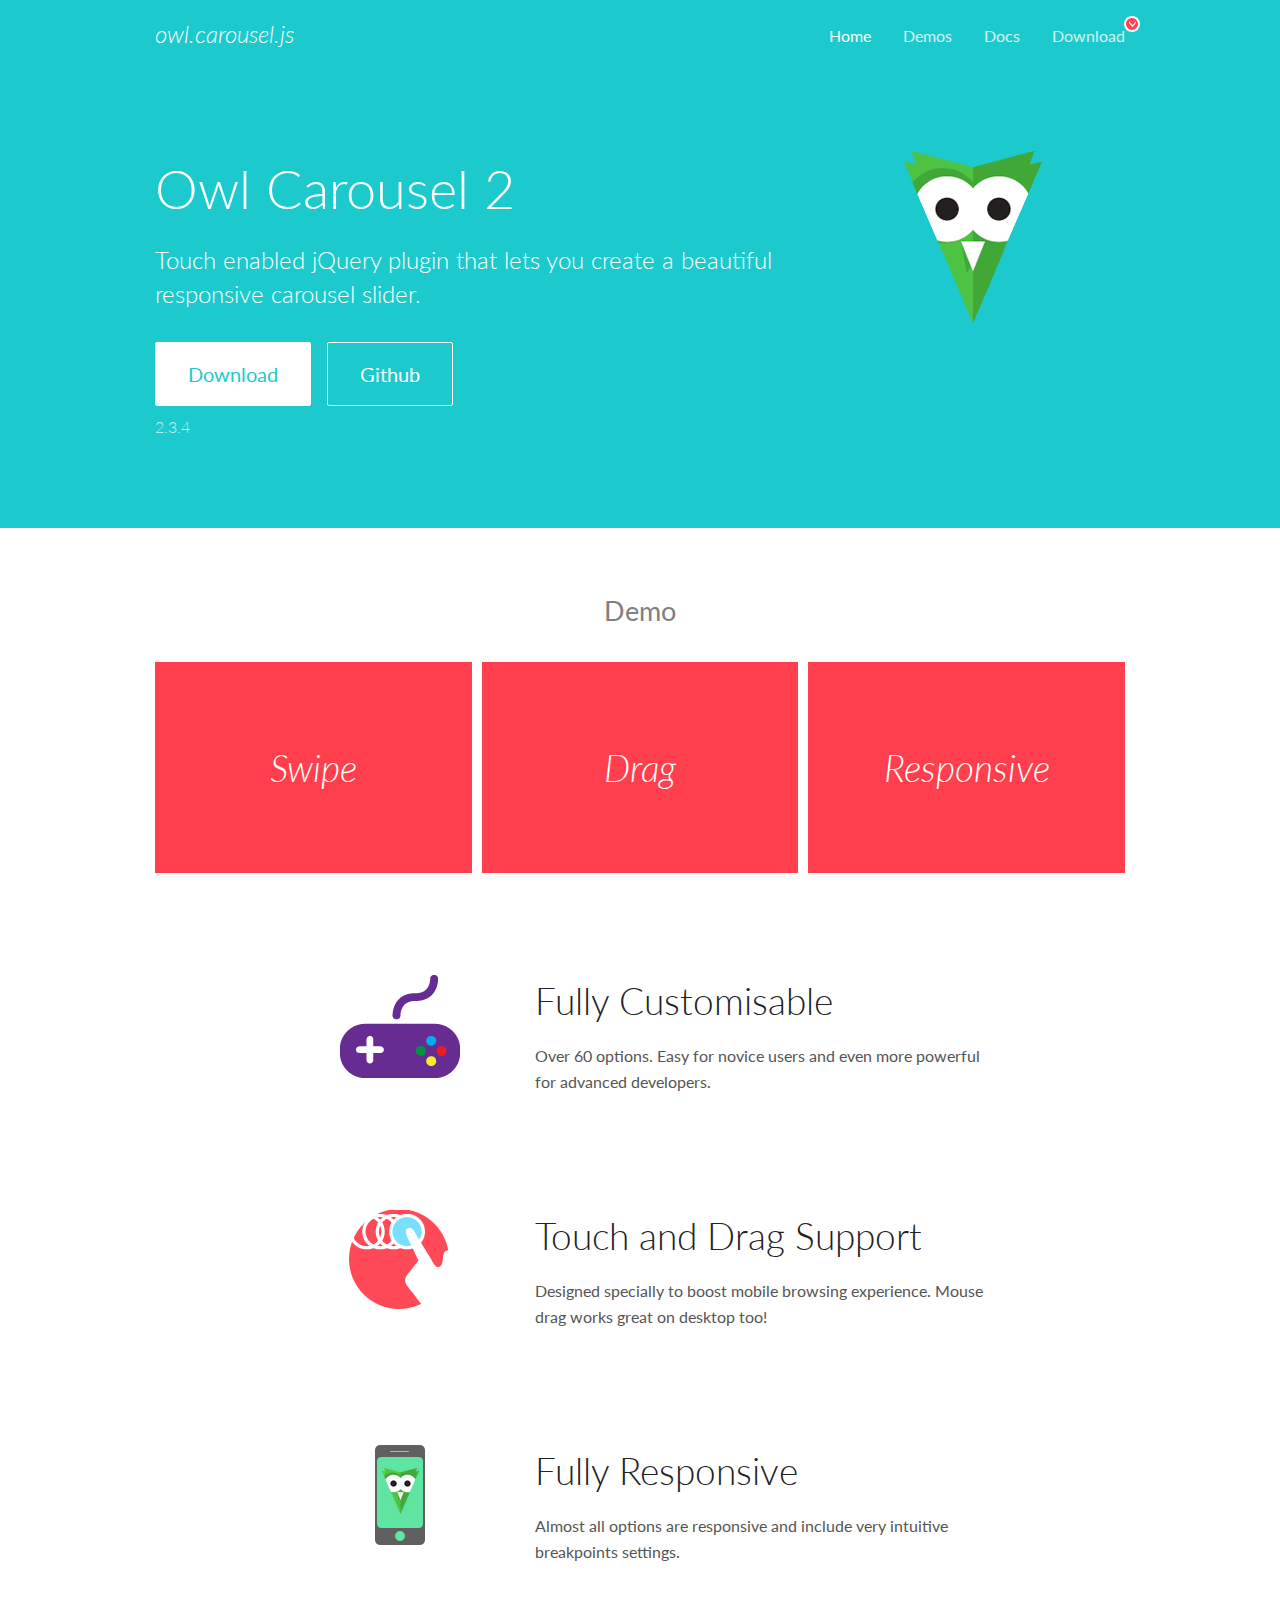
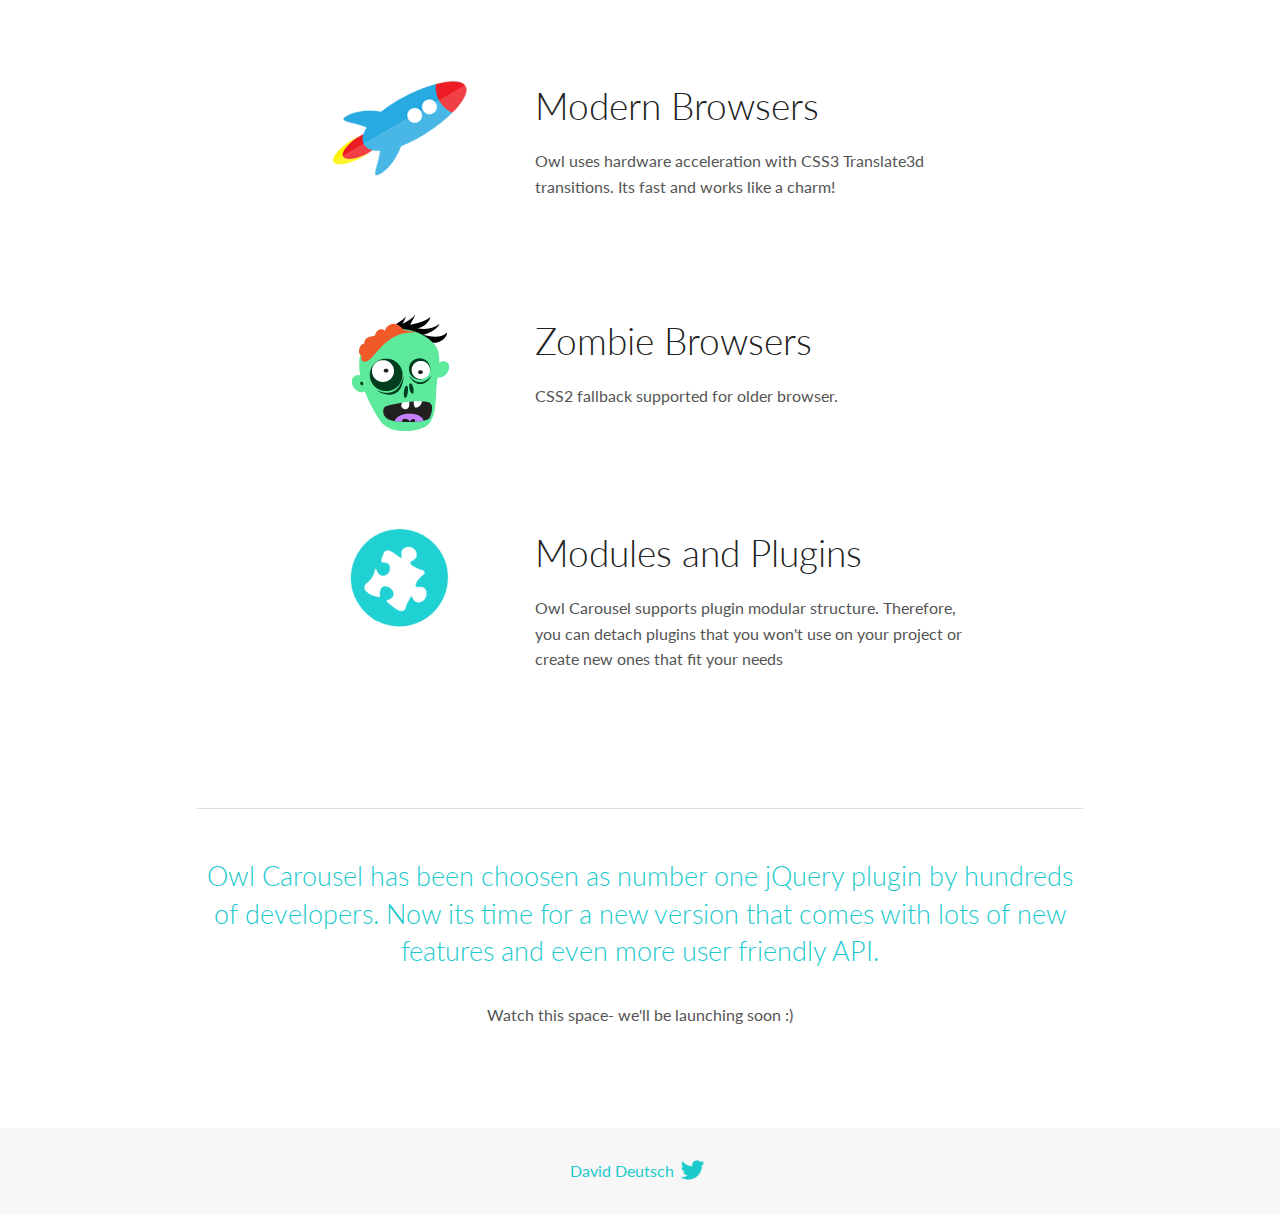
<file: download/OwlCarousel2-2.3.4/docs/index.html>
<!DOCTYPE html>
<html lang="en">
  <head>

    <!-- head -->
    <meta charset="utf-8">
    <meta name="msapplication-tap-highlight" content="no" />
    <meta name="viewport" content="width=device-width, initial-scale=1.0" />
    <meta name="description" content="Touch enabled jQuery plugin that lets you create beautiful responsive carousel slider.">
    <meta name="author" content="David Deutsch">
    <title>
      Home | Owl Carousel | 2.3.4
    </title>

    <!-- Stylesheets -->
    <link href='https://fonts.googleapis.com/css?family=Lato:300,400,700,400italic,300italic' rel='stylesheet' type='text/css'>
    <link rel="stylesheet" href="assets/css/docs.theme.min.css">

    <!-- Owl Stylesheets -->
    <link rel="stylesheet" href="assets/owlcarousel/assets/owl.carousel.min.css">
    <link rel="stylesheet" href="assets/owlcarousel/assets/owl.theme.default.min.css">

    <!-- HTML5 shim and Respond.js IE8 support of HTML5 elements and media queries -->

    <!--[if lt IE 9]>
      <script src="https://oss.maxcdn.com/libs/html5shiv/3.7.0/html5shiv.js"></script>
      <script src="https://oss.maxcdn.com/libs/respond.js/1.3.0/respond.min.js"></script>
    <![endif]-->

    <!-- Favicons -->
    <link rel="apple-touch-icon-precomposed" sizes="144x144" href="assets/ico/apple-touch-icon-144-precomposed.png">
    <link rel="shortcut icon" href="assets/ico/favicon.png">
    <link rel="shortcut icon" href="favicon.ico">

    <!-- Yeah i know js should not be in header. Its required for demos.-->

    <!-- javascript -->
    <script src="assets/vendors/jquery.min.js"></script>
    <script src="assets/owlcarousel/owl.carousel.js"></script>
  </head>
  <body>

    <!-- header -->
    <header class="header">
      <div class="row">
        <div class="large-12 columns">
          <div class="brand left">
            <h3>
              <a href="/OwlCarousel2/">owl.carousel.js</a> 
            </h3>
          </div>
          <a id="toggle-nav" class="right">
            <span></span> <span></span> <span></span> 
          </a> 
          <div class="nav-bar">
            <ul class="clearfix">
              <li class="active">
                <a href="/OwlCarousel2/index.html">Home</a> 
              </li>
              <li> <a href="/OwlCarousel2/demos/demos.html">Demos</a>  </li>
              <li> <a href="/OwlCarousel2/docs/started-welcome.html">Docs</a>  </li>
              <li>
                <a href="https://github.com/OwlCarousel2/OwlCarousel2/archive/2.3.4.zip">Download</a> 
                <span class="download"></span> 
              </li>
            </ul>
          </div>
        </div>
      </div>
    </header>

    <!-- home panel -->
    <section id="hero">
      <div class="row">
        <div class="large-8 medium-8 columns">
          <h1>Owl Carousel 2</h1>
          <h4>Touch enabled jQuery plugin that lets you create a beautiful responsive carousel slider.</h4>
          <a href="https://github.com/OwlCarousel2/OwlCarousel2/archive/2.3.4.zip" class="hero-button">Download</a> 
          <a href="https://github.com/OwlCarousel2/OwlCarousel2" class="hero-button outline">Github</a> 
          <p>2.3.4</p>
        </div>
        <div class="large-4 medium-4 columns">
          <img class="owl-logo" src="assets/img/owl-logo.png" alt="mr. Owl">
        </div>
      </div>
    </section>

    <!-- body -->
    <div class="home-demo">
      <div class="row">
        <div class="large-12 columns">
          <h3>Demo</h3>
          <div class="owl-carousel">
            <div class="item">
              <h2>Swipe</h2>
            </div>
            <div class="item">
              <h2>Drag</h2>
            </div>
            <div class="item">
              <h2>Responsive</h2>
            </div>
            <div class="item">
              <h2>CSS3</h2>
            </div>
            <div class="item">
              <h2>Fast</h2>
            </div>
            <div class="item">
              <h2>Easy</h2>
            </div>
            <div class="item">
              <h2>Free</h2>
            </div>
            <div class="item">
              <h2>Upgradable</h2>
            </div>
            <div class="item">
              <h2>Tons of options</h2>
            </div>
            <div class="item">
              <h2>Infinity</h2>
            </div>
            <div class="item">
              <h2>Auto Width</h2>
            </div>
          </div>
        </div>
      </div>
    </div>
    <script>
      var owl = $('.owl-carousel');
      owl.owlCarousel({
        margin: 10,
        loop: true,
        responsive: {
          0: {
            items: 1
          },
          600: {
            items: 2
          },
          1000: {
            items: 3
          }
        }
      })
    </script>

    <!-- features -->
    <div id="features">
      <div class="row">
        <div class="small-12 medium-9 small-centered columns">
          <section class="row feature">
            <div class="medium-4 small-12 columns">
              <img src="assets/img/feature-options.png" alt="">
            </div>
            <div class="medium-8 small-12 columns">
              <h2>Fully Customisable</h2>
              <p>Over 60 options. Easy for novice users and even more powerful for advanced developers.</p>
            </div>
          </section>
          <section class="row feature">
            <div class="medium-4 small-12 columns">
              <img src="assets/img/feature-drag.png" alt="">
            </div>
            <div class="medium-8 small-12 columns">
              <h2>Touch and Drag Support</h2>
              <p>Designed specially to boost mobile browsing experience. Mouse drag works great on desktop too!</p>
            </div>
          </section>
          <section class="row feature">
            <div class="medium-4 small-12 columns">
              <img src="assets/img/feature-responsive.png" alt="">
            </div>
            <div class="medium-8 small-12 columns">
              <h2>Fully Responsive</h2>
              <p>Almost all options are responsive and include very intuitive breakpoints settings.</p>
            </div>
          </section>
          <section class="row feature">
            <div class="medium-4 small-12 columns">
              <img src="assets/img/feature-modern.png" alt="">
            </div>
            <div class="medium-8 small-12 columns">
              <h2>Modern Browsers</h2>
              <p>Owl uses hardware acceleration with CSS3 Translate3d transitions. Its fast and works like a charm! </p>
            </div>
          </section>
          <section class="row feature">
            <div class="medium-4 small-12 columns">
              <img src="assets/img/feature-zombie.png" alt="">
            </div>
            <div class="medium-8 small-12 columns">
              <h2>Zombie Browsers</h2>
              <p>CSS2 fallback supported for older browser.</p>
            </div>
          </section>
          <section class="row feature">
            <div class="medium-4 small-12 columns">
              <img src="assets/img/feature-module.png" alt="">
            </div>
            <div class="medium-8 small-12 columns">
              <h2>Modules and Plugins</h2>
              <p>Owl Carousel supports plugin modular structure. Therefore, you can detach plugins that you won&#x27;t use on your project or create new ones that fit your needs</p>
            </div>
          </section>
        </div>
      </div>
    </div>

    <!-- footer -->
    <section id="teaser-text">
      <div class="row">
        <div class="small-12 medium-11 small-centered columns">
          <hr>
          <h3 id="owl-carousel-has-been-choosen-as-number-one-jquery-plugin-by-hundreds-of-developers-now-its-time-for-a-new-version-that-comes-with-lots-of-new-features-and-even-more-user-friendly-api-">Owl Carousel has been choosen as number one jQuery plugin by hundreds of developers. Now its time for a new version that comes with lots of new features and even more user friendly API.</h3>
          <p>Watch this space- we&#39;ll be launching soon :)</p>
        </div>
      </div>
    </section>

    <!-- footer -->
    <footer class="footer">
      <div class="row">
        <div class="large-12 columns">
          <h5>
            <a href="/OwlCarousel2/docs/support-contact.html">David Deutsch</a> 
            <a id="custom-tweet-button" href="https://twitter.com/share?url=https://github.com/OwlCarousel2/OwlCarousel2&text=Owl Carousel - This is so awesome! " target="_blank"></a> 
          </h5>
        </div>
      </div>
    </footer>

    <!-- vendors -->
    <script src="assets/vendors/highlight.js"></script>
    <script src="assets/js/app.js"></script>
  </body>
</html>
</file>
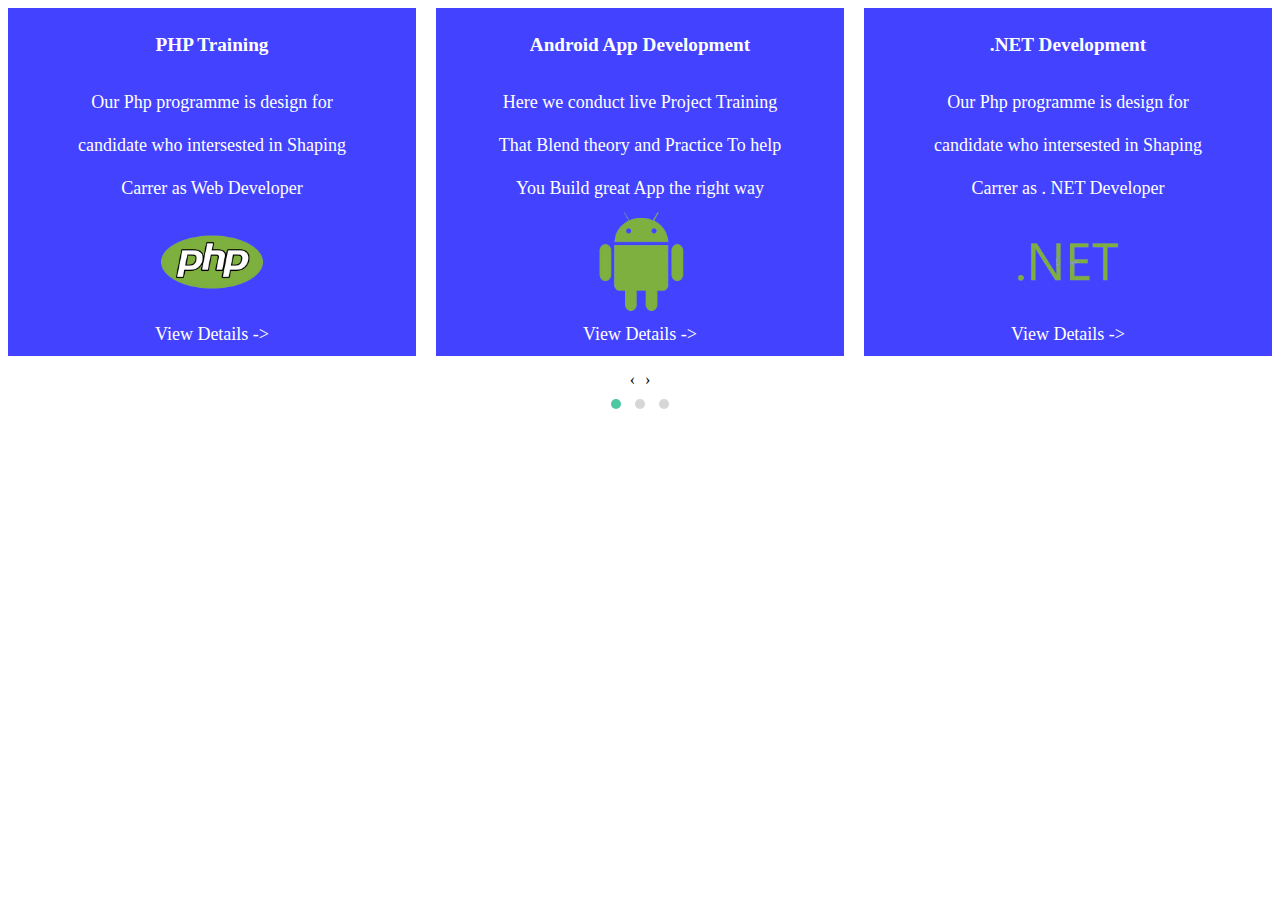
<file: k.html>
<!DOCTYPE html>
<html lang="en">
  <head>
    <meta charset="UTF-8" />
    <meta http-equiv="X-UA-Compatible" content="IE=edge" />
    <meta name="viewport" content="width=device-width, initial-scale=1.0" />
    <link
      rel="stylesheet"
      href="https://cdnjs.cloudflare.com/ajax/libs/font-awesome/6.3.0/css/all.min.css"
    />
    <!-- owl carousel css -->
    <link rel="stylesheet" href="CSS/owl.carousel.css" />
    <link rel="stylesheet" href="CSS/owl.theme.green.css" />
    <style>
      .item {
        background-color: rgb(67, 67, 255);
        /* height: 250px; */
        color: white;
        display: flex;
        flex-direction: column;
        justify-content: center;
        align-items: center;
      }
      .item p {
        font-weight: normal;
        font-size: large;
        line-height: 0.4;
      }
    </style>

    <title>Document</title>
  </head>
  <body>
    <div class="container">
      <div class="owl-carousel owl-theme" id="owl">
        <div class="item">
          <h4 style="font-weight: 900; font-size: larger">PHP Training</h4>
          <p>Our Php programme is design for</p>
          <p>candidate who intersested in Shaping</p>
          <p>Carrer as Web Developer</p>
          <img src="image/php.png" width="5%" alt="" />
          <a href="" style="text-decoration: none"
            ><p class="btn btn-primary" style="color: white">
              View Details ->
            </p></a
          >
        </div>
        <div class="item">
          <h4 style="font-weight: 900; font-size: larger">
            Android App Development
          </h4>
          <p>Here we conduct live Project Training</p>
          <p>That Blend theory and Practice To help</p>
          <p>You Build great App the right way</p>
          <img src="image/android.png" alt="">
          <a href="" style="text-decoration: none"
            ><p class="btn btn-primary" style="color: white">
              View Details ->
            </p></a
          >
        </div>
        <div class="item">
          <h4 style="font-weight: 900; font-size: larger">.NET Development</h4>
          <p>Our Php programme is design for</p>
          <p>candidate who intersested in Shaping</p>
          <p>Carrer as . NET Developer</p>
          <img src="image/net.png"  alt="" />
          <a href="" style="text-decoration: none"
            ><p class="btn btn-primary" style="color: white">
              View Details ->
            </p></a
          >
        </div>
        <div class="item">
          <h4 style="font-weight: 900; font-size: larger">JAVA Development</h4>
          <p>Our programme is design for</p>
          <p>candidate who intersested in Shaping</p>
          <p>Carrer as JAVA Developer</p>
          <img src="image/java.png"  alt="" />
          <a href="" style="text-decoration: none"
            ><p class="btn btn-primary" style="color: white">
              View Details ->
            </p></a
          >
        </div>
        <div class="item">
          <h4 style="font-weight: 900; font-size: larger">WEB Designing</h4>
          <p>Our WEB Designing programme is design for</p>
          <p>candidate who intersested in Shaping</p>
          <p>Carrer as Web Developer</p>
          <img src="image/web.png"  alt="" />
          <a href="" style="text-decoration: none"
            ><p class="btn btn-primary" style="color: white">
              View Details ->
            </p></a
          >
        </div>
        <div class="item">
          <h4 style="font-weight: 900; font-size: larger">
            Industrial Training
          </h4>
          <p>Our Php programme is design for</p>
          <p>candidate who intersested in Shaping</p>
          <p>real time Assignments</p>
          <img src="image/industrial.png"  alt="" />
          <a href="" style="text-decoration: none"
            ><p class="btn btn-primary" style="color: white">
              View Details ->
            </p></a
          >
        </div>
        <div class="item">
          <h4 style="font-weight: 900; font-size: larger">Python Training</h4>
          <p>Our Php programme is design for</p>
          <p>candidate who intersested in Shaping</p>
          <p>Carrer as Python Developer</p>
          <img src="image/python.png"  alt="" />
          <a href="" style="text-decoration: none"
            ><p class="btn btn-primary" style="color: white">
              View Details ->
            </p></a
          >
        </div>
        <div class="item">
          <h4 style="font-weight: 900; font-size: larger">Digital Marketing</h4>
          <p>Our Php programme is design for</p>
          <p>candidate who intersested in Shaping</p>
          <p>Carrer as Digital Marketer</p>
          <img src="image/digital.png"  alt="" />
          <a href="" style="text-decoration: none"
            ><p class="btn btn-primary" style="color: white">
              View Details ->
            </p></a
          >
        </div>
        <div class="item">
          <h4 style="font-weight: 900; font-size: larger">Data Science</h4>
          <p>Our Php programme is design for</p>
          <p>candidate who intersested in Shaping</p>
          <p>Carrer as Data Scientist</p>
          <img src="image/digital.png"  alt="" />
          <a href="" style="text-decoration: none"
            ><p class="btn btn-primary" style="color: white">
              View Details ->
            </p></a
          >
        </div>
      </div>
    </div>

    <!-- jjquery and his plugin -->
    <script src="js/jquery.min.js"></script>
    <script src="js/owl.carousel.min.js"></script>
    <script>
      $(document).ready(function () {
        $(".owl-carousel").owlCarousel({
          loop: true,
          margin: 20,
          nav: true,
          responsive: {
            0: {
              items: 1,
            },
            608: {
              items: 2,
            },
            930: {
              items: 3,
            },
          },
        });
      });
    </script>
  </body>
</html>
</file>
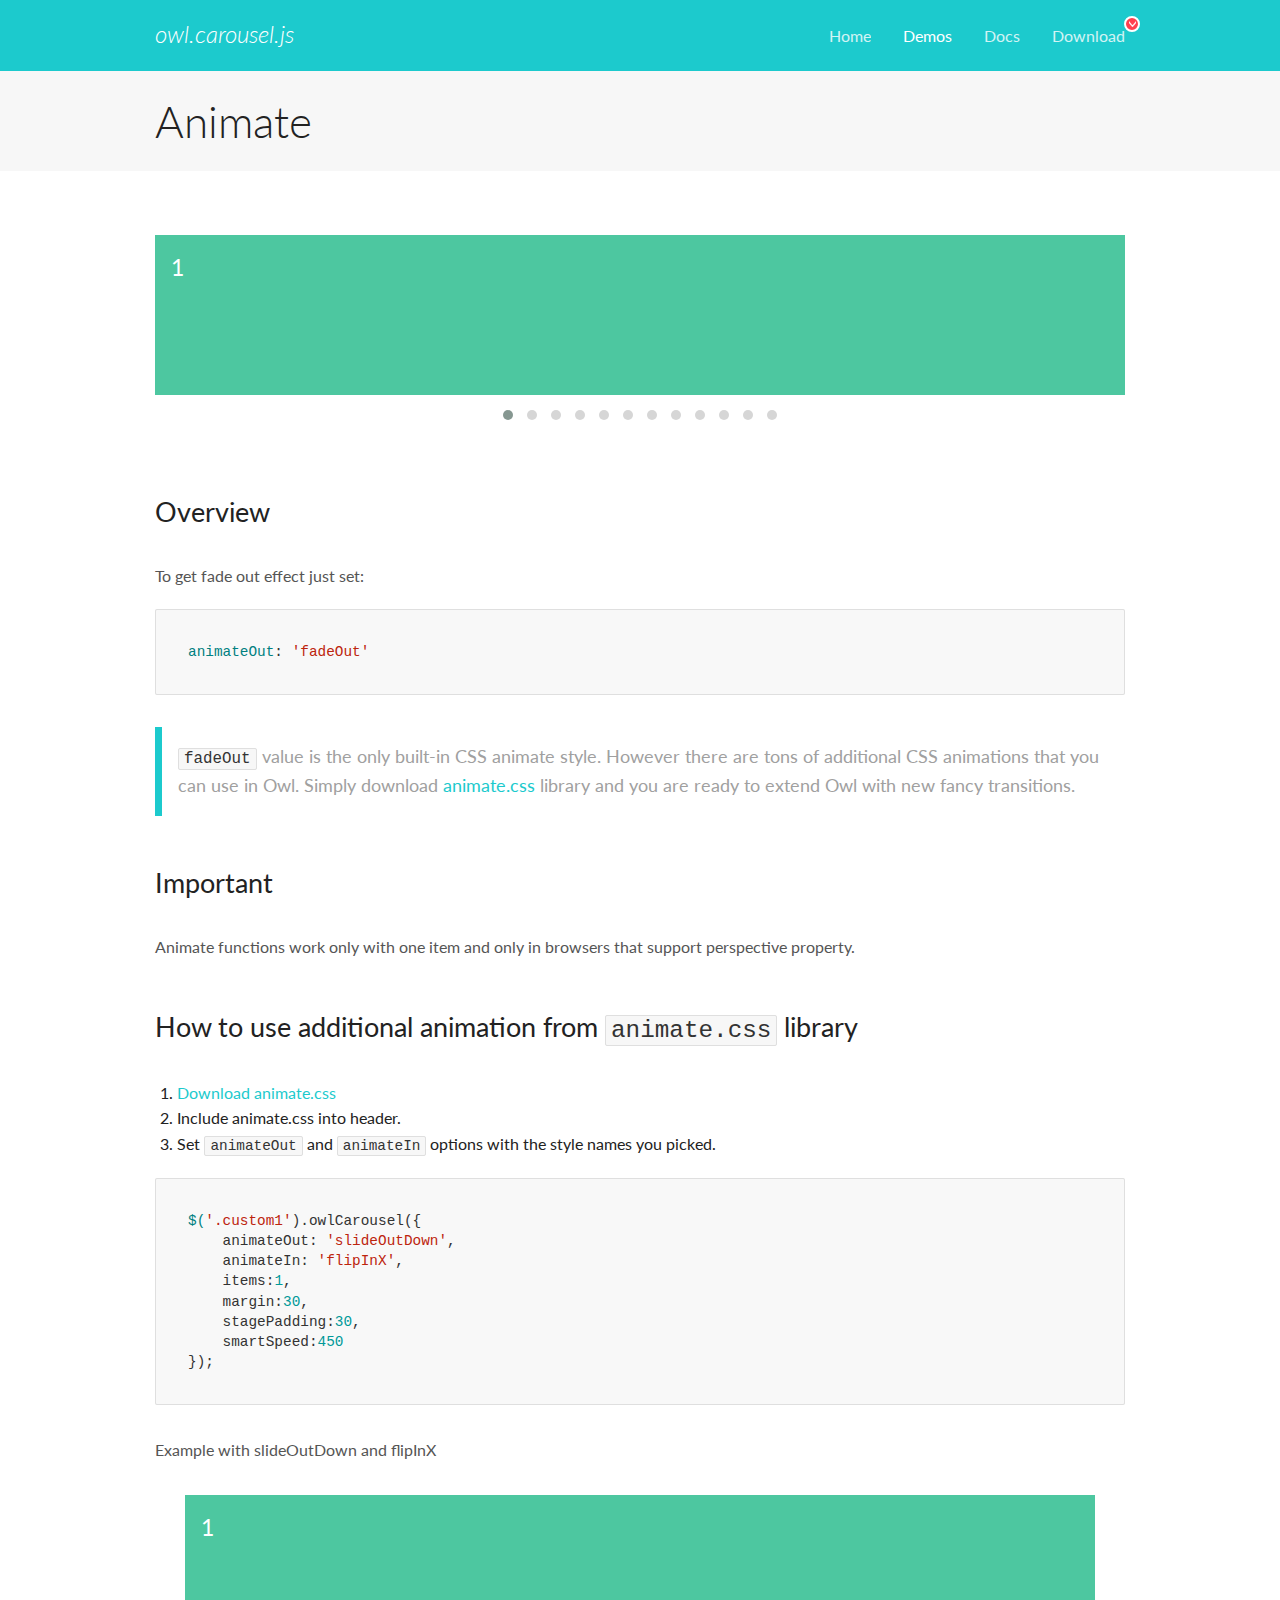
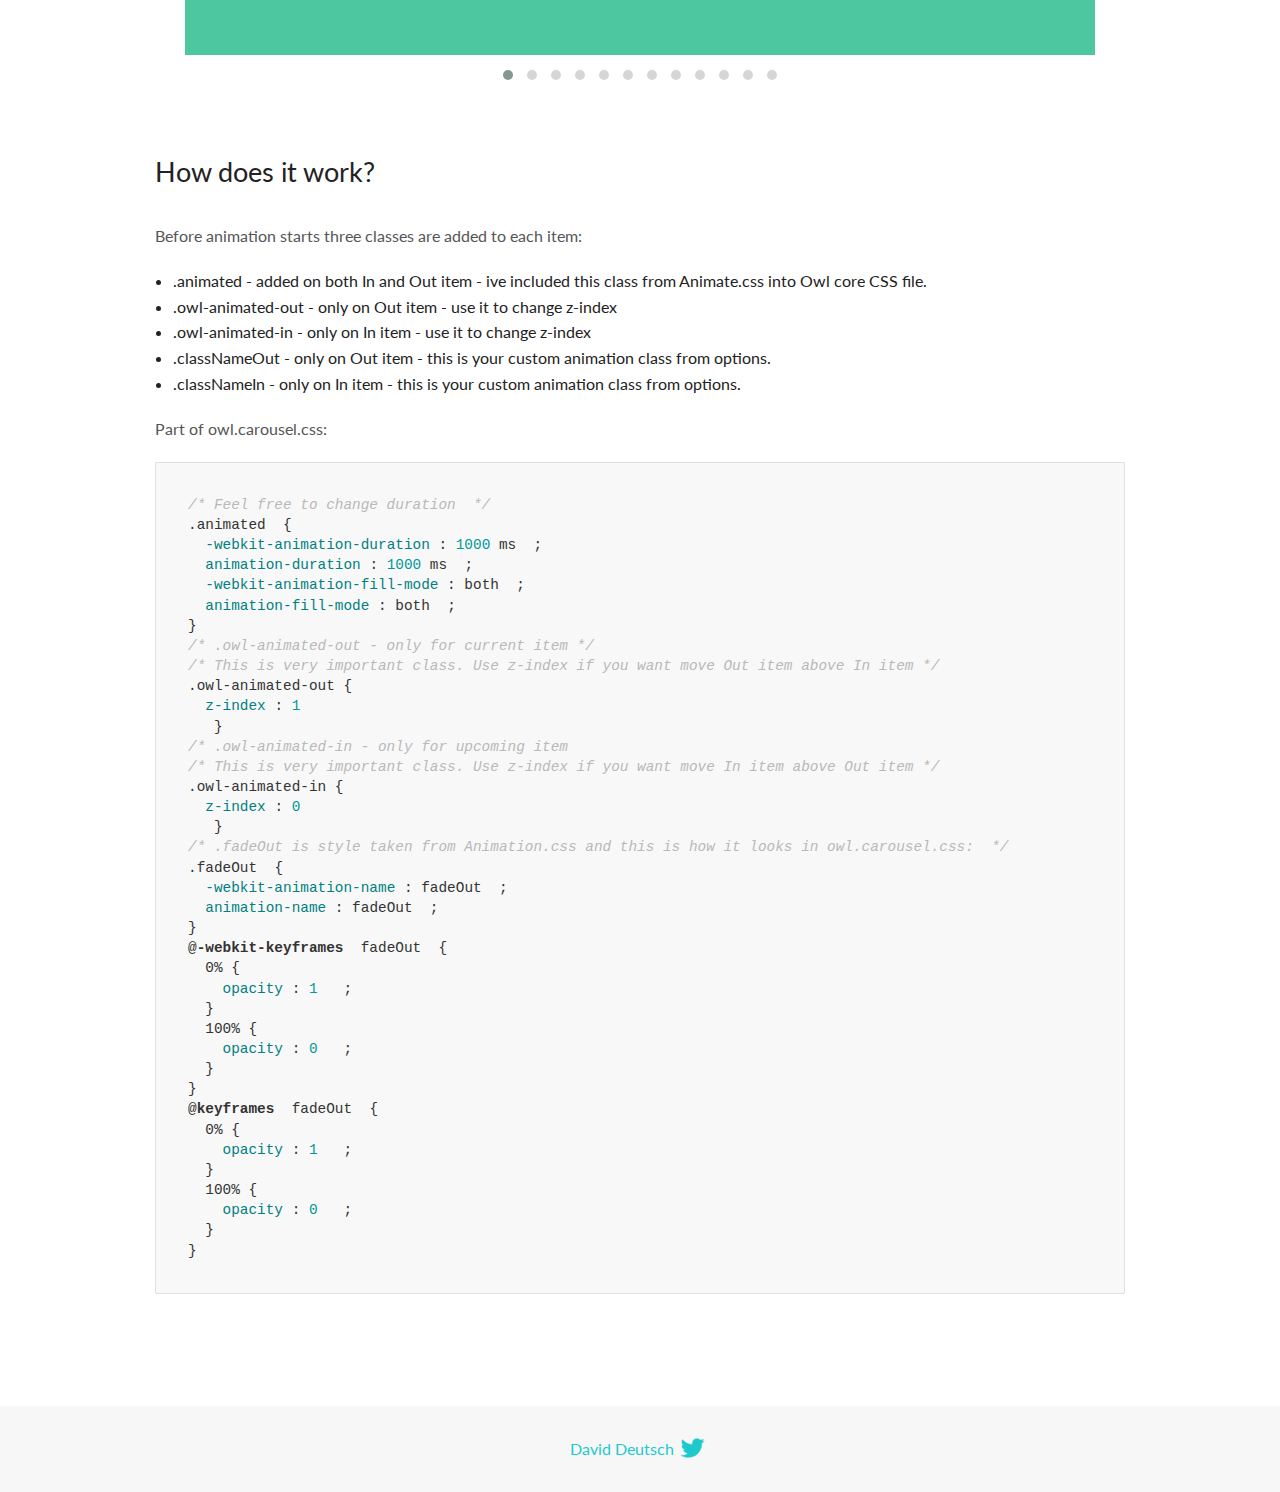
<file: download/OwlCarousel2-2.3.4/docs/demos/animate.html>
<!DOCTYPE html>
<html lang="en">
  <head>

    <!-- head -->
    <meta charset="utf-8">
    <meta name="msapplication-tap-highlight" content="no" />
    <meta name="viewport" content="width=device-width, initial-scale=1.0" />
    <meta name="description" content="Animate carousel">
    <meta name="author" content="David Deutsch">
    <title>
      Animate Demo | Owl Carousel | 2.3.4
    </title>

    <!-- Stylesheets -->
    <link href='https://fonts.googleapis.com/css?family=Lato:300,400,700,400italic,300italic' rel='stylesheet' type='text/css'>
    <link rel="stylesheet" href="../assets/css/docs.theme.min.css">

    <!-- Owl Stylesheets -->
    <link rel="stylesheet" href="../assets/owlcarousel/assets/owl.carousel.min.css">
    <link rel="stylesheet" href="../assets/owlcarousel/assets/owl.theme.default.min.css">

    <!-- HTML5 shim and Respond.js IE8 support of HTML5 elements and media queries -->

    <!--[if lt IE 9]>
      <script src="https://oss.maxcdn.com/libs/html5shiv/3.7.0/html5shiv.js"></script>
      <script src="https://oss.maxcdn.com/libs/respond.js/1.3.0/respond.min.js"></script>
    <![endif]-->

    <!-- Favicons -->
    <link rel="apple-touch-icon-precomposed" sizes="144x144" href="../assets/ico/apple-touch-icon-144-precomposed.png">
    <link rel="shortcut icon" href="../assets/ico/favicon.png">
    <link rel="shortcut icon" href="favicon.ico">

    <!-- Yeah i know js should not be in header. Its required for demos.-->

    <!-- javascript -->
    <script src="../assets/vendors/jquery.min.js"></script>
    <script src="../assets/owlcarousel/owl.carousel.js"></script>
  </head>
  <body>

    <!-- header -->
    <header class="header">
      <div class="row">
        <div class="large-12 columns">
          <div class="brand left">
            <h3>
              <a href="/OwlCarousel2/">owl.carousel.js</a> 
            </h3>
          </div>
          <a id="toggle-nav" class="right">
            <span></span> <span></span> <span></span> 
          </a> 
          <div class="nav-bar">
            <ul class="clearfix">
              <li> <a href="/OwlCarousel2/index.html">Home</a>  </li>
              <li class="active">
                <a href="/OwlCarousel2/demos/demos.html">Demos</a> 
              </li>
              <li> <a href="/OwlCarousel2/docs/started-welcome.html">Docs</a>  </li>
              <li>
                <a href="https://github.com/OwlCarousel2/OwlCarousel2/archive/2.3.4.zip">Download</a> 
                <span class="download"></span> 
              </li>
            </ul>
          </div>
        </div>
      </div>
    </header>

    <!-- title -->
    <section class="title">
      <div class="row">
        <div class="large-12 columns">
          <h1>Animate</h1>
        </div>
      </div>
    </section>

    <!--  Demos -->
    <section id="demos">
      <div class="row">
        <div class="large-12 columns">
          <div class="fadeOut owl-carousel owl-theme">
            <div class="item">
              <h4>1</h4>
            </div>
            <div class="item">
              <h4>2</h4>
            </div>
            <div class="item">
              <h4>3</h4>
            </div>
            <div class="item">
              <h4>4</h4>
            </div>
            <div class="item">
              <h4>5</h4>
            </div>
            <div class="item">
              <h4>6</h4>
            </div>
            <div class="item">
              <h4>7</h4>
            </div>
            <div class="item">
              <h4>8</h4>
            </div>
            <div class="item">
              <h4>9</h4>
            </div>
            <div class="item">
              <h4>10</h4>
            </div>
            <div class="item">
              <h4>11</h4>
            </div>
            <div class="item">
              <h4>12</h4>
            </div>
          </div>
          <h3 id="overview">Overview</h3>
          <p>To get fade out effect just set:</p>
          <pre><code>animateOut: &#39;fadeOut&#39;</code></pre>
          <blockquote>
            <p><code>fadeOut</code> value is the only built-in CSS animate style. However there are tons of additional CSS animations that you can use in Owl. Simply download
              <a href="https://daneden.github.io/animate.css/">animate.css</a>  library and you are ready to extend Owl with new fancy transitions.</p>
          </blockquote>
          <h3 id="important">Important</h3>
          <p>Animate functions work only with one item and only in browsers that support perspective property.</p>
          <h3 id="how-to-use-additional-animation-from-animate-css-library">How to use additional animation from <code>animate.css</code> library</h3>
          <ol>
            <li> <a href="https://daneden.github.io/animate.css/">Download animate.css</a>  </li>
            <li>Include animate.css into header.</li>
            <li>Set <code>animateOut</code> and <code>animateIn</code> options with the style names you picked.</li>
          </ol>
          <pre><code>$(&#39;.custom1&#39;).owlCarousel({
    animateOut: &#39;slideOutDown&#39;,
    animateIn: &#39;flipInX&#39;,
    items:1,
    margin:30,
    stagePadding:30,
    smartSpeed:450
});</code></pre>
          <p>Example with slideOutDown and flipInX</p>
          <div class="custom1 owl-carousel owl-theme">
            <div class="item">
              <h4>1</h4>
            </div>
            <div class="item">
              <h4>2</h4>
            </div>
            <div class="item">
              <h4>3</h4>
            </div>
            <div class="item">
              <h4>4</h4>
            </div>
            <div class="item">
              <h4>5</h4>
            </div>
            <div class="item">
              <h4>6</h4>
            </div>
            <div class="item">
              <h4>7</h4>
            </div>
            <div class="item">
              <h4>8</h4>
            </div>
            <div class="item">
              <h4>9</h4>
            </div>
            <div class="item">
              <h4>10</h4>
            </div>
            <div class="item">
              <h4>11</h4>
            </div>
            <div class="item">
              <h4>12</h4>
            </div>
          </div>
          <h3 id="how-does-it-work-">How does it work?</h3>
          <p>Before animation starts three classes are added to each item:</p>
          <ul>
            <li>.animated - added on both In and Out item - ive included this class from Animate.css into Owl core CSS file.</li>
            <li>.owl-animated-out - only on Out item - use it to change z-index</li>
            <li>.owl-animated-in - only on In item - use it to change z-index</li>
            <li>.classNameOut - only on Out item - this is your custom animation class from options.</li>
            <li>.classNameIn - only on In item - this is your custom animation class from options.</li>
          </ul>
          <p>Part of owl.carousel.css:</p>
          <pre><code class="language-css"><span class="comment">/* Feel free to change duration  */</span> 
<span class="class">.animated</span>  <span class="rules">{
  <span class="rule"><span class="attribute">-webkit-animation-duration</span> :<span class="value"> <span class="number">1000</span> ms</span> </span> ;
  <span class="rule"><span class="attribute">animation-duration</span> :<span class="value"> <span class="number">1000</span> ms</span> </span> ;
  <span class="rule"><span class="attribute">-webkit-animation-fill-mode</span> :<span class="value"> both</span> </span> ;
  <span class="rule"><span class="attribute">animation-fill-mode</span> :<span class="value"> both</span> </span> ;
<span class="rule">}</span> </span> 
<span class="comment">/* .owl-animated-out - only for current item */</span> 
<span class="comment">/* This is very important class. Use z-index if you want move Out item above In item */</span> 
<span class="class">.owl-animated-out</span> <span class="rules">{
  <span class="rule"><span class="attribute">z-index</span> :<span class="value"> <span class="number">1</span> 
</span> </span> </span> }
<span class="comment">/* .owl-animated-in - only for upcoming item
/* This is very important class. Use z-index if you want move In item above Out item */</span> 
<span class="class">.owl-animated-in</span> <span class="rules">{
  <span class="rule"><span class="attribute">z-index</span> :<span class="value"> <span class="number">0</span> 
</span> </span> </span> }
<span class="comment">/* .fadeOut is style taken from Animation.css and this is how it looks in owl.carousel.css:  */</span> 
<span class="class">.fadeOut</span>  <span class="rules">{
  <span class="rule"><span class="attribute">-webkit-animation-name</span> :<span class="value"> fadeOut</span> </span> ;
  <span class="rule"><span class="attribute">animation-name</span> :<span class="value"> fadeOut</span> </span> ;
<span class="rule">}</span> </span> 
<span class="at_rule">@<span class="keyword">-webkit-keyframes</span>  fadeOut </span> {
  0% <span class="rules">{
    <span class="rule"><span class="attribute">opacity</span> :<span class="value"> <span class="number">1</span> </span> </span> ;
  <span class="rule">}</span> </span> 
  100% <span class="rules">{
    <span class="rule"><span class="attribute">opacity</span> :<span class="value"> <span class="number">0</span> </span> </span> ;
  <span class="rule">}</span> </span> 
}
<span class="at_rule">@<span class="keyword">keyframes</span>  fadeOut </span> {
  0% <span class="rules">{
    <span class="rule"><span class="attribute">opacity</span> :<span class="value"> <span class="number">1</span> </span> </span> ;
  <span class="rule">}</span> </span> 
  100% <span class="rules">{
    <span class="rule"><span class="attribute">opacity</span> :<span class="value"> <span class="number">0</span> </span> </span> ;
  <span class="rule">}</span> </span> 
}</code></pre>
          <link rel="stylesheet" href="../assets/css/animate.css">
          <script>
            jQuery(document).ready(function($) {
              $('.fadeOut').owlCarousel({
                items: 1,
                animateOut: 'fadeOut',
                loop: true,
                margin: 10,
              });
              $('.custom1').owlCarousel({
                animateOut: 'slideOutDown',
                animateIn: 'flipInX',
                items: 1,
                margin: 30,
                stagePadding: 30,
                smartSpeed: 450
              });
            });
          </script>
        </div>
      </div>
    </section>

    <!-- footer -->
    <footer class="footer">
      <div class="row">
        <div class="large-12 columns">
          <h5>
            <a href="/OwlCarousel2/docs/support-contact.html">David Deutsch</a> 
            <a id="custom-tweet-button" href="https://twitter.com/share?url=https://github.com/OwlCarousel2/OwlCarousel2&text=Owl Carousel - This is so awesome! " target="_blank"></a> 
          </h5>
        </div>
      </div>
    </footer>

    <!-- vendors -->
    <script src="../assets/vendors/highlight.js"></script>
    <script src="../assets/js/app.js"></script>
  </body>
</html>
</file>
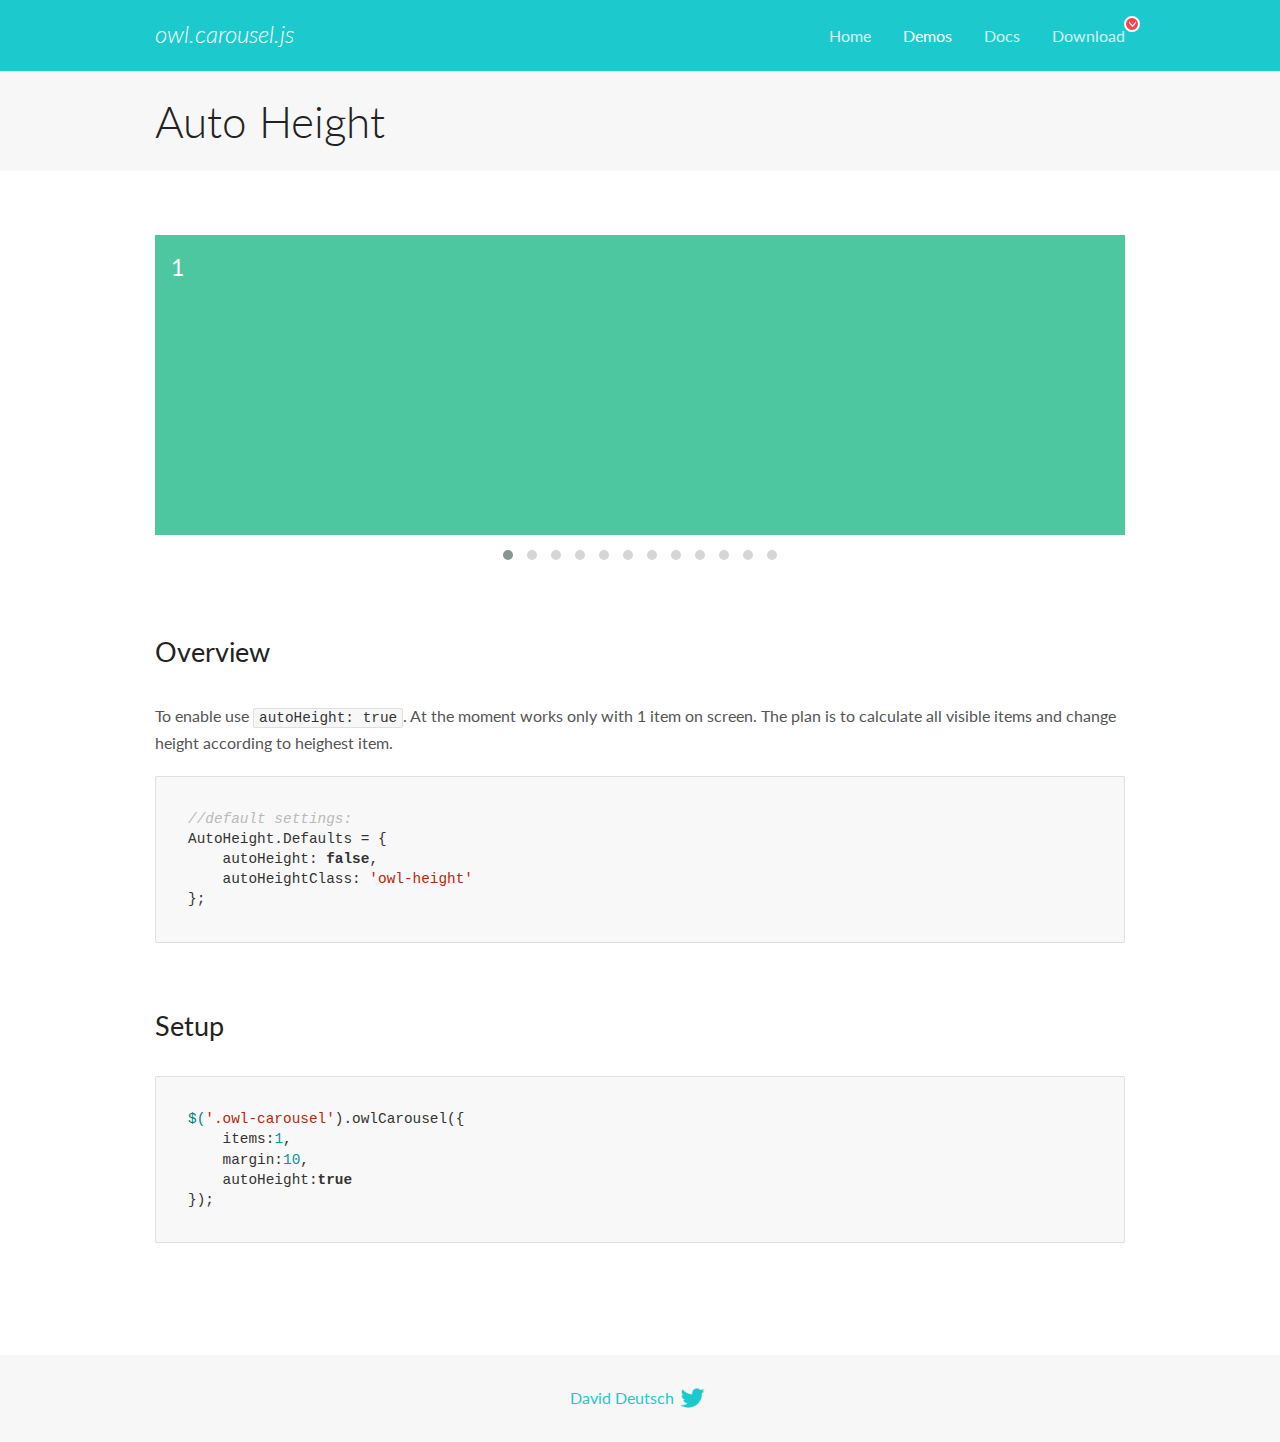
<file: download/OwlCarousel2-2.3.4/docs/demos/autoheight.html>
<!DOCTYPE html>
<html lang="en">
  <head>

    <!-- head -->
    <meta charset="utf-8">
    <meta name="msapplication-tap-highlight" content="no" />
    <meta name="viewport" content="width=device-width, initial-scale=1.0" />
    <meta name="description" content="autoHeight usage demo">
    <meta name="author" content="David Deutsch">
    <title>
      Auto Height Demo | Owl Carousel | 2.3.4
    </title>

    <!-- Stylesheets -->
    <link href='https://fonts.googleapis.com/css?family=Lato:300,400,700,400italic,300italic' rel='stylesheet' type='text/css'>
    <link rel="stylesheet" href="../assets/css/docs.theme.min.css">

    <!-- Owl Stylesheets -->
    <link rel="stylesheet" href="../assets/owlcarousel/assets/owl.carousel.min.css">
    <link rel="stylesheet" href="../assets/owlcarousel/assets/owl.theme.default.min.css">

    <!-- HTML5 shim and Respond.js IE8 support of HTML5 elements and media queries -->

    <!--[if lt IE 9]>
      <script src="https://oss.maxcdn.com/libs/html5shiv/3.7.0/html5shiv.js"></script>
      <script src="https://oss.maxcdn.com/libs/respond.js/1.3.0/respond.min.js"></script>
    <![endif]-->

    <!-- Favicons -->
    <link rel="apple-touch-icon-precomposed" sizes="144x144" href="../assets/ico/apple-touch-icon-144-precomposed.png">
    <link rel="shortcut icon" href="../assets/ico/favicon.png">
    <link rel="shortcut icon" href="favicon.ico">

    <!-- Yeah i know js should not be in header. Its required for demos.-->

    <!-- javascript -->
    <script src="../assets/vendors/jquery.min.js"></script>
    <script src="../assets/owlcarousel/owl.carousel.js"></script>
  </head>
  <body>

    <!-- header -->
    <header class="header">
      <div class="row">
        <div class="large-12 columns">
          <div class="brand left">
            <h3>
              <a href="/OwlCarousel2/">owl.carousel.js</a> 
            </h3>
          </div>
          <a id="toggle-nav" class="right">
            <span></span> <span></span> <span></span> 
          </a> 
          <div class="nav-bar">
            <ul class="clearfix">
              <li> <a href="/OwlCarousel2/index.html">Home</a>  </li>
              <li class="active">
                <a href="/OwlCarousel2/demos/demos.html">Demos</a> 
              </li>
              <li> <a href="/OwlCarousel2/docs/started-welcome.html">Docs</a>  </li>
              <li>
                <a href="https://github.com/OwlCarousel2/OwlCarousel2/archive/2.3.4.zip">Download</a> 
                <span class="download"></span> 
              </li>
            </ul>
          </div>
        </div>
      </div>
    </header>

    <!-- title -->
    <section class="title">
      <div class="row">
        <div class="large-12 columns">
          <h1>Auto Height</h1>
        </div>
      </div>
    </section>

    <!--  Demos -->
    <section id="demos">
      <div class="row">
        <div class="large-12 columns">
          <div class="owl-carousel owl-theme">
            <div class="item" style="height:300px">
              <h4>1</h4>
            </div>
            <div class="item" style="height:100px">
              <h4>2</h4>
            </div>
            <div class="item" style="height:500px">
              <h4>3</h4>
            </div>
            <div class="item" style="height:250px">
              <h4>4</h4>
            </div>
            <div class="item" style="height:400px">
              <h4>5</h4>
            </div>
            <div class="item" style="height:500px">
              <h4>6</h4>
            </div>
            <div class="item" style="height:600px">
              <h4>7</h4>
            </div>
            <div class="item" style="height:400px">
              <h4>8</h4>
            </div>
            <div class="item" style="height:300px">
              <h4>9</h4>
            </div>
            <div class="item" style="height:350px">
              <h4>10</h4>
            </div>
            <div class="item" style="height:200px">
              <h4>11</h4>
            </div>
            <div class="item" style="height:150px">
              <h4>12</h4>
            </div>
          </div>
          <h3 id="overview">Overview</h3>
          <p>To enable use <code>autoHeight: true</code>. At the moment works only with 1 item on screen. The plan is to calculate all visible items and change height according to heighest item.</p>
          <pre><code>//default settings:
AutoHeight.Defaults = {
    autoHeight: false,
    autoHeightClass: &#39;owl-height&#39;
};</code></pre>
          <h3 id="setup">Setup</h3>
          <pre><code>$(&#39;.owl-carousel&#39;).owlCarousel({
    items:1,
    margin:10,
    autoHeight:true
});</code></pre>
          <script>
            $(document).ready(function() {
              $('.owl-carousel').owlCarousel({
                items: 1,
                margin: 10,
                autoHeight: true
              });
            })
          </script>
        </div>
      </div>
    </section>

    <!-- footer -->
    <footer class="footer">
      <div class="row">
        <div class="large-12 columns">
          <h5>
            <a href="/OwlCarousel2/docs/support-contact.html">David Deutsch</a> 
            <a id="custom-tweet-button" href="https://twitter.com/share?url=https://github.com/OwlCarousel2/OwlCarousel2&text=Owl Carousel - This is so awesome! " target="_blank"></a> 
          </h5>
        </div>
      </div>
    </footer>

    <!-- vendors -->
    <script src="../assets/vendors/highlight.js"></script>
    <script src="../assets/js/app.js"></script>
  </body>
</html>
</file>
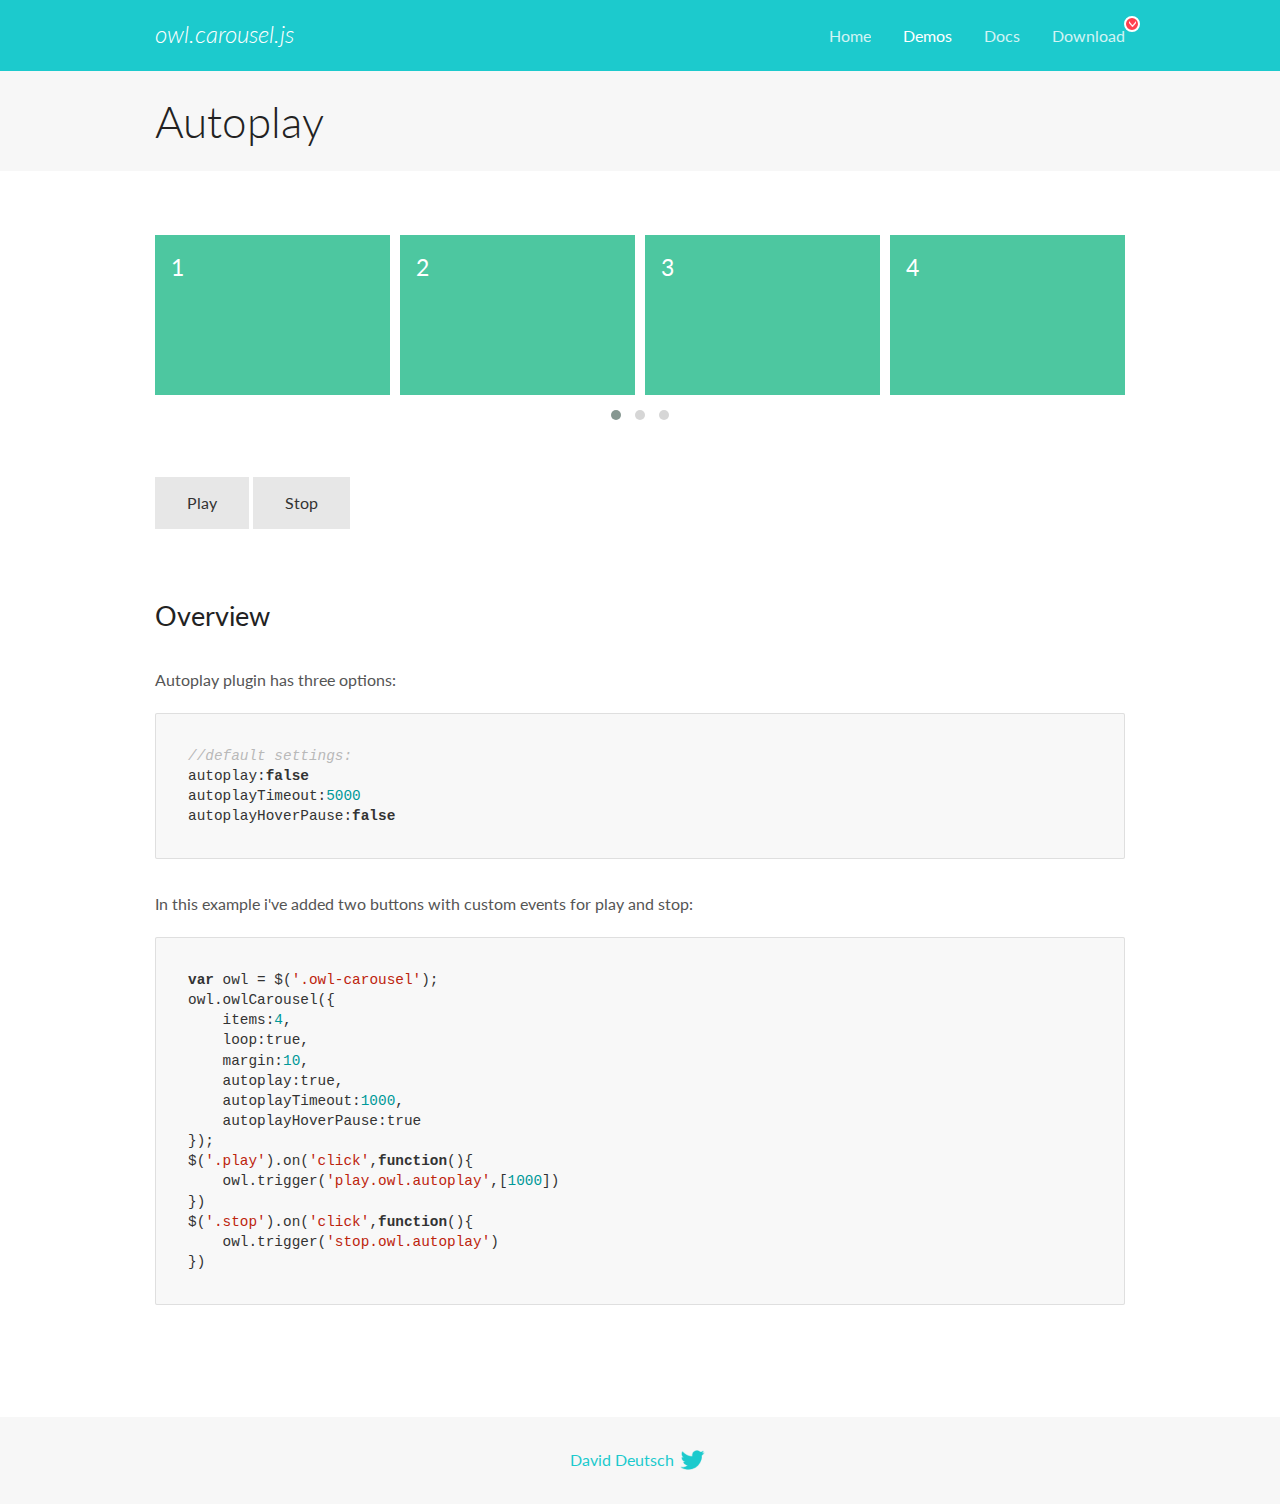
<file: download/OwlCarousel2-2.3.4/docs/demos/autoplay.html>
<!DOCTYPE html>
<html lang="en">
  <head>

    <!-- head -->
    <meta charset="utf-8">
    <meta name="msapplication-tap-highlight" content="no" />
    <meta name="viewport" content="width=device-width, initial-scale=1.0" />
    <meta name="description" content="Autoplay usage demo">
    <meta name="author" content="David Deutsch">
    <title>
      Autoplay Demo | Owl Carousel | 2.3.4
    </title>

    <!-- Stylesheets -->
    <link href='https://fonts.googleapis.com/css?family=Lato:300,400,700,400italic,300italic' rel='stylesheet' type='text/css'>
    <link rel="stylesheet" href="../assets/css/docs.theme.min.css">

    <!-- Owl Stylesheets -->
    <link rel="stylesheet" href="../assets/owlcarousel/assets/owl.carousel.min.css">
    <link rel="stylesheet" href="../assets/owlcarousel/assets/owl.theme.default.min.css">

    <!-- HTML5 shim and Respond.js IE8 support of HTML5 elements and media queries -->

    <!--[if lt IE 9]>
      <script src="https://oss.maxcdn.com/libs/html5shiv/3.7.0/html5shiv.js"></script>
      <script src="https://oss.maxcdn.com/libs/respond.js/1.3.0/respond.min.js"></script>
    <![endif]-->

    <!-- Favicons -->
    <link rel="apple-touch-icon-precomposed" sizes="144x144" href="../assets/ico/apple-touch-icon-144-precomposed.png">
    <link rel="shortcut icon" href="../assets/ico/favicon.png">
    <link rel="shortcut icon" href="favicon.ico">

    <!-- Yeah i know js should not be in header. Its required for demos.-->

    <!-- javascript -->
    <script src="../assets/vendors/jquery.min.js"></script>
    <script src="../assets/owlcarousel/owl.carousel.js"></script>
  </head>
  <body>

    <!-- header -->
    <header class="header">
      <div class="row">
        <div class="large-12 columns">
          <div class="brand left">
            <h3>
              <a href="/OwlCarousel2/">owl.carousel.js</a> 
            </h3>
          </div>
          <a id="toggle-nav" class="right">
            <span></span> <span></span> <span></span> 
          </a> 
          <div class="nav-bar">
            <ul class="clearfix">
              <li> <a href="/OwlCarousel2/index.html">Home</a>  </li>
              <li class="active">
                <a href="/OwlCarousel2/demos/demos.html">Demos</a> 
              </li>
              <li> <a href="/OwlCarousel2/docs/started-welcome.html">Docs</a>  </li>
              <li>
                <a href="https://github.com/OwlCarousel2/OwlCarousel2/archive/2.3.4.zip">Download</a> 
                <span class="download"></span> 
              </li>
            </ul>
          </div>
        </div>
      </div>
    </header>

    <!-- title -->
    <section class="title">
      <div class="row">
        <div class="large-12 columns">
          <h1>Autoplay</h1>
        </div>
      </div>
    </section>

    <!--  Demos -->
    <section id="demos">
      <div class="row">
        <div class="large-12 columns">
          <div class="owl-carousel owl-theme">
            <div class="item">
              <h4>1</h4>
            </div>
            <div class="item">
              <h4>2</h4>
            </div>
            <div class="item">
              <h4>3</h4>
            </div>
            <div class="item">
              <h4>4</h4>
            </div>
            <div class="item">
              <h4>5</h4>
            </div>
            <div class="item">
              <h4>6</h4>
            </div>
            <div class="item">
              <h4>7</h4>
            </div>
            <div class="item">
              <h4>8</h4>
            </div>
            <div class="item">
              <h4>9</h4>
            </div>
            <div class="item">
              <h4>10</h4>
            </div>
            <div class="item">
              <h4>11</h4>
            </div>
            <div class="item">
              <h4>12</h4>
            </div>
          </div>
          <a class="button secondary play">Play</a> 
          <a class="button secondary stop">Stop</a> 
          <h3 id="overview">Overview</h3>
          <p>Autoplay plugin has three options:</p>
          <pre><code>//default settings:
autoplay:false
autoplayTimeout:5000
autoplayHoverPause:false</code></pre>
          <p>In this example i&#39;ve added two buttons with custom events for play and stop:</p>
          <pre><code>var owl = $(&#39;.owl-carousel&#39;);
owl.owlCarousel({
    items:4,
    loop:true,
    margin:10,
    autoplay:true,
    autoplayTimeout:1000,
    autoplayHoverPause:true
});
$(&#39;.play&#39;).on(&#39;click&#39;,function(){
    owl.trigger(&#39;play.owl.autoplay&#39;,[1000])
})
$(&#39;.stop&#39;).on(&#39;click&#39;,function(){
    owl.trigger(&#39;stop.owl.autoplay&#39;)
})</code></pre>
          <script>
            $(document).ready(function() {
              var owl = $('.owl-carousel');
              owl.owlCarousel({
                items: 4,
                loop: true,
                margin: 10,
                autoplay: true,
                autoplayTimeout: 1000,
                autoplayHoverPause: true
              });
              $('.play').on('click', function() {
                owl.trigger('play.owl.autoplay', [1000])
              })
              $('.stop').on('click', function() {
                owl.trigger('stop.owl.autoplay')
              })
            })
          </script>
        </div>
      </div>
    </section>

    <!-- footer -->
    <footer class="footer">
      <div class="row">
        <div class="large-12 columns">
          <h5>
            <a href="/OwlCarousel2/docs/support-contact.html">David Deutsch</a> 
            <a id="custom-tweet-button" href="https://twitter.com/share?url=https://github.com/OwlCarousel2/OwlCarousel2&text=Owl Carousel - This is so awesome! " target="_blank"></a> 
          </h5>
        </div>
      </div>
    </footer>

    <!-- vendors -->
    <script src="../assets/vendors/highlight.js"></script>
    <script src="../assets/js/app.js"></script>
  </body>
</html>
</file>
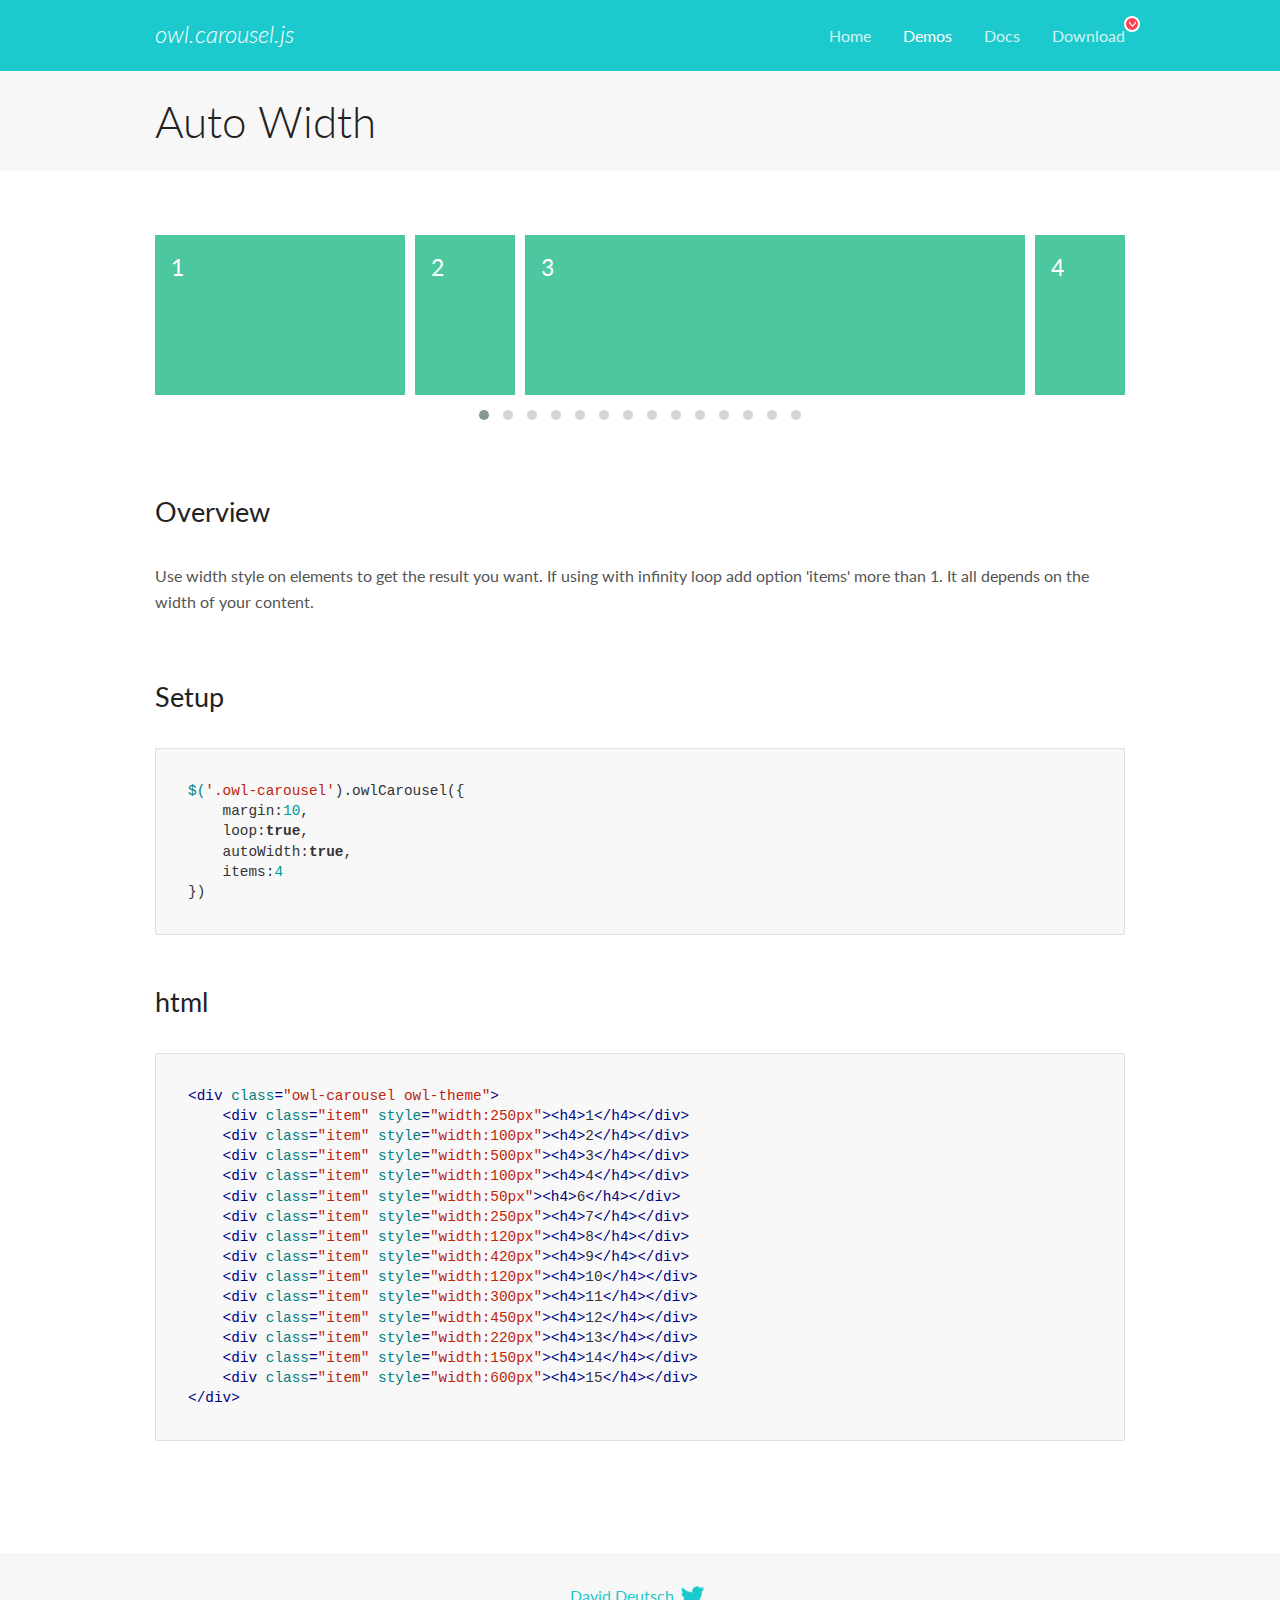
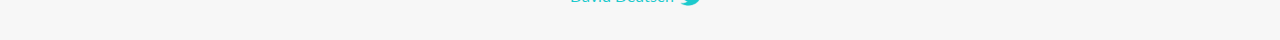
<file: download/OwlCarousel2-2.3.4/docs/demos/autowidth.html>
<!DOCTYPE html>
<html lang="en">
  <head>

    <!-- head -->
    <meta charset="utf-8">
    <meta name="msapplication-tap-highlight" content="no" />
    <meta name="viewport" content="width=device-width, initial-scale=1.0" />
    <meta name="description" content="Auto Width">
    <meta name="author" content="David Deutsch">
    <title>
      Auto Width Demo | Owl Carousel | 2.3.4
    </title>

    <!-- Stylesheets -->
    <link href='https://fonts.googleapis.com/css?family=Lato:300,400,700,400italic,300italic' rel='stylesheet' type='text/css'>
    <link rel="stylesheet" href="../assets/css/docs.theme.min.css">

    <!-- Owl Stylesheets -->
    <link rel="stylesheet" href="../assets/owlcarousel/assets/owl.carousel.min.css">
    <link rel="stylesheet" href="../assets/owlcarousel/assets/owl.theme.default.min.css">

    <!-- HTML5 shim and Respond.js IE8 support of HTML5 elements and media queries -->

    <!--[if lt IE 9]>
      <script src="https://oss.maxcdn.com/libs/html5shiv/3.7.0/html5shiv.js"></script>
      <script src="https://oss.maxcdn.com/libs/respond.js/1.3.0/respond.min.js"></script>
    <![endif]-->

    <!-- Favicons -->
    <link rel="apple-touch-icon-precomposed" sizes="144x144" href="../assets/ico/apple-touch-icon-144-precomposed.png">
    <link rel="shortcut icon" href="../assets/ico/favicon.png">
    <link rel="shortcut icon" href="favicon.ico">

    <!-- Yeah i know js should not be in header. Its required for demos.-->

    <!-- javascript -->
    <script src="../assets/vendors/jquery.min.js"></script>
    <script src="../assets/owlcarousel/owl.carousel.js"></script>
  </head>
  <body>

    <!-- header -->
    <header class="header">
      <div class="row">
        <div class="large-12 columns">
          <div class="brand left">
            <h3>
              <a href="/OwlCarousel2/">owl.carousel.js</a> 
            </h3>
          </div>
          <a id="toggle-nav" class="right">
            <span></span> <span></span> <span></span> 
          </a> 
          <div class="nav-bar">
            <ul class="clearfix">
              <li> <a href="/OwlCarousel2/index.html">Home</a>  </li>
              <li class="active">
                <a href="/OwlCarousel2/demos/demos.html">Demos</a> 
              </li>
              <li> <a href="/OwlCarousel2/docs/started-welcome.html">Docs</a>  </li>
              <li>
                <a href="https://github.com/OwlCarousel2/OwlCarousel2/archive/2.3.4.zip">Download</a> 
                <span class="download"></span> 
              </li>
            </ul>
          </div>
        </div>
      </div>
    </header>

    <!-- title -->
    <section class="title">
      <div class="row">
        <div class="large-12 columns">
          <h1>Auto Width</h1>
        </div>
      </div>
    </section>

    <!--  Demos -->
    <section id="demos">
      <div class="row">
        <div class="large-12 columns">
          <div class="owl-carousel owl-theme">
            <div class="item" style="width:250px">
              <h4>1</h4>
            </div>
            <div class="item" style="width:100px">
              <h4>2</h4>
            </div>
            <div class="item" style="width:500px">
              <h4>3</h4>
            </div>
            <div class="item" style="width:100px">
              <h4>4</h4>
            </div>
            <div class="item" style="width:50px">
              <h4>6</h4>
            </div>
            <div class="item" style="width:250px">
              <h4>7</h4>
            </div>
            <div class="item" style="width:120px">
              <h4>8</h4>
            </div>
            <div class="item" style="width:420px">
              <h4>9</h4>
            </div>
            <div class="item" style="width:120px">
              <h4>10</h4>
            </div>
            <div class="item" style="width:300px">
              <h4>11</h4>
            </div>
            <div class="item" style="width:450px">
              <h4>12</h4>
            </div>
            <div class="item" style="width:220px">
              <h4>13</h4>
            </div>
            <div class="item" style="width:150px">
              <h4>14</h4>
            </div>
            <div class="item" style="width:600px">
              <h4>15</h4>
            </div>
          </div>
          <h3 id="overview">Overview</h3>
          <p>Use width style on elements to get the result you want. If using with infinity loop add option &#39;items&#39; more than 1. It all depends on the width of your content.</p>
          <h3 id="setup">Setup</h3>
          <pre><code>$(&#39;.owl-carousel&#39;).owlCarousel({
    margin:10,
    loop:true,
    autoWidth:true,
    items:4
})</code></pre>
          <h3 id="html">html</h3>
          <pre><code>&lt;div class=&quot;owl-carousel owl-theme&quot;&gt;
    &lt;div class=&quot;item&quot; style=&quot;width:250px&quot;&gt;&lt;h4&gt;1&lt;/h4&gt;&lt;/div&gt;
    &lt;div class=&quot;item&quot; style=&quot;width:100px&quot;&gt;&lt;h4&gt;2&lt;/h4&gt;&lt;/div&gt;
    &lt;div class=&quot;item&quot; style=&quot;width:500px&quot;&gt;&lt;h4&gt;3&lt;/h4&gt;&lt;/div&gt;
    &lt;div class=&quot;item&quot; style=&quot;width:100px&quot;&gt;&lt;h4&gt;4&lt;/h4&gt;&lt;/div&gt;
    &lt;div class=&quot;item&quot; style=&quot;width:50px&quot;&gt;&lt;h4&gt;6&lt;/h4&gt;&lt;/div&gt;
    &lt;div class=&quot;item&quot; style=&quot;width:250px&quot;&gt;&lt;h4&gt;7&lt;/h4&gt;&lt;/div&gt;
    &lt;div class=&quot;item&quot; style=&quot;width:120px&quot;&gt;&lt;h4&gt;8&lt;/h4&gt;&lt;/div&gt;
    &lt;div class=&quot;item&quot; style=&quot;width:420px&quot;&gt;&lt;h4&gt;9&lt;/h4&gt;&lt;/div&gt;
    &lt;div class=&quot;item&quot; style=&quot;width:120px&quot;&gt;&lt;h4&gt;10&lt;/h4&gt;&lt;/div&gt;
    &lt;div class=&quot;item&quot; style=&quot;width:300px&quot;&gt;&lt;h4&gt;11&lt;/h4&gt;&lt;/div&gt;
    &lt;div class=&quot;item&quot; style=&quot;width:450px&quot;&gt;&lt;h4&gt;12&lt;/h4&gt;&lt;/div&gt;
    &lt;div class=&quot;item&quot; style=&quot;width:220px&quot;&gt;&lt;h4&gt;13&lt;/h4&gt;&lt;/div&gt;
    &lt;div class=&quot;item&quot; style=&quot;width:150px&quot;&gt;&lt;h4&gt;14&lt;/h4&gt;&lt;/div&gt;
    &lt;div class=&quot;item&quot; style=&quot;width:600px&quot;&gt;&lt;h4&gt;15&lt;/h4&gt;&lt;/div&gt;
&lt;/div&gt;</code></pre>
          <script>
            $(document).ready(function() {
              $('.owl-carousel').owlCarousel({
                margin: 10,
                loop: true,
                autoWidth: true,
                items: 4
              })
            })
          </script>
        </div>
      </div>
    </section>

    <!-- footer -->
    <footer class="footer">
      <div class="row">
        <div class="large-12 columns">
          <h5>
            <a href="/OwlCarousel2/docs/support-contact.html">David Deutsch</a> 
            <a id="custom-tweet-button" href="https://twitter.com/share?url=https://github.com/OwlCarousel2/OwlCarousel2&text=Owl Carousel - This is so awesome! " target="_blank"></a> 
          </h5>
        </div>
      </div>
    </footer>

    <!-- vendors -->
    <script src="../assets/vendors/highlight.js"></script>
    <script src="../assets/js/app.js"></script>
  </body>
</html>
</file>
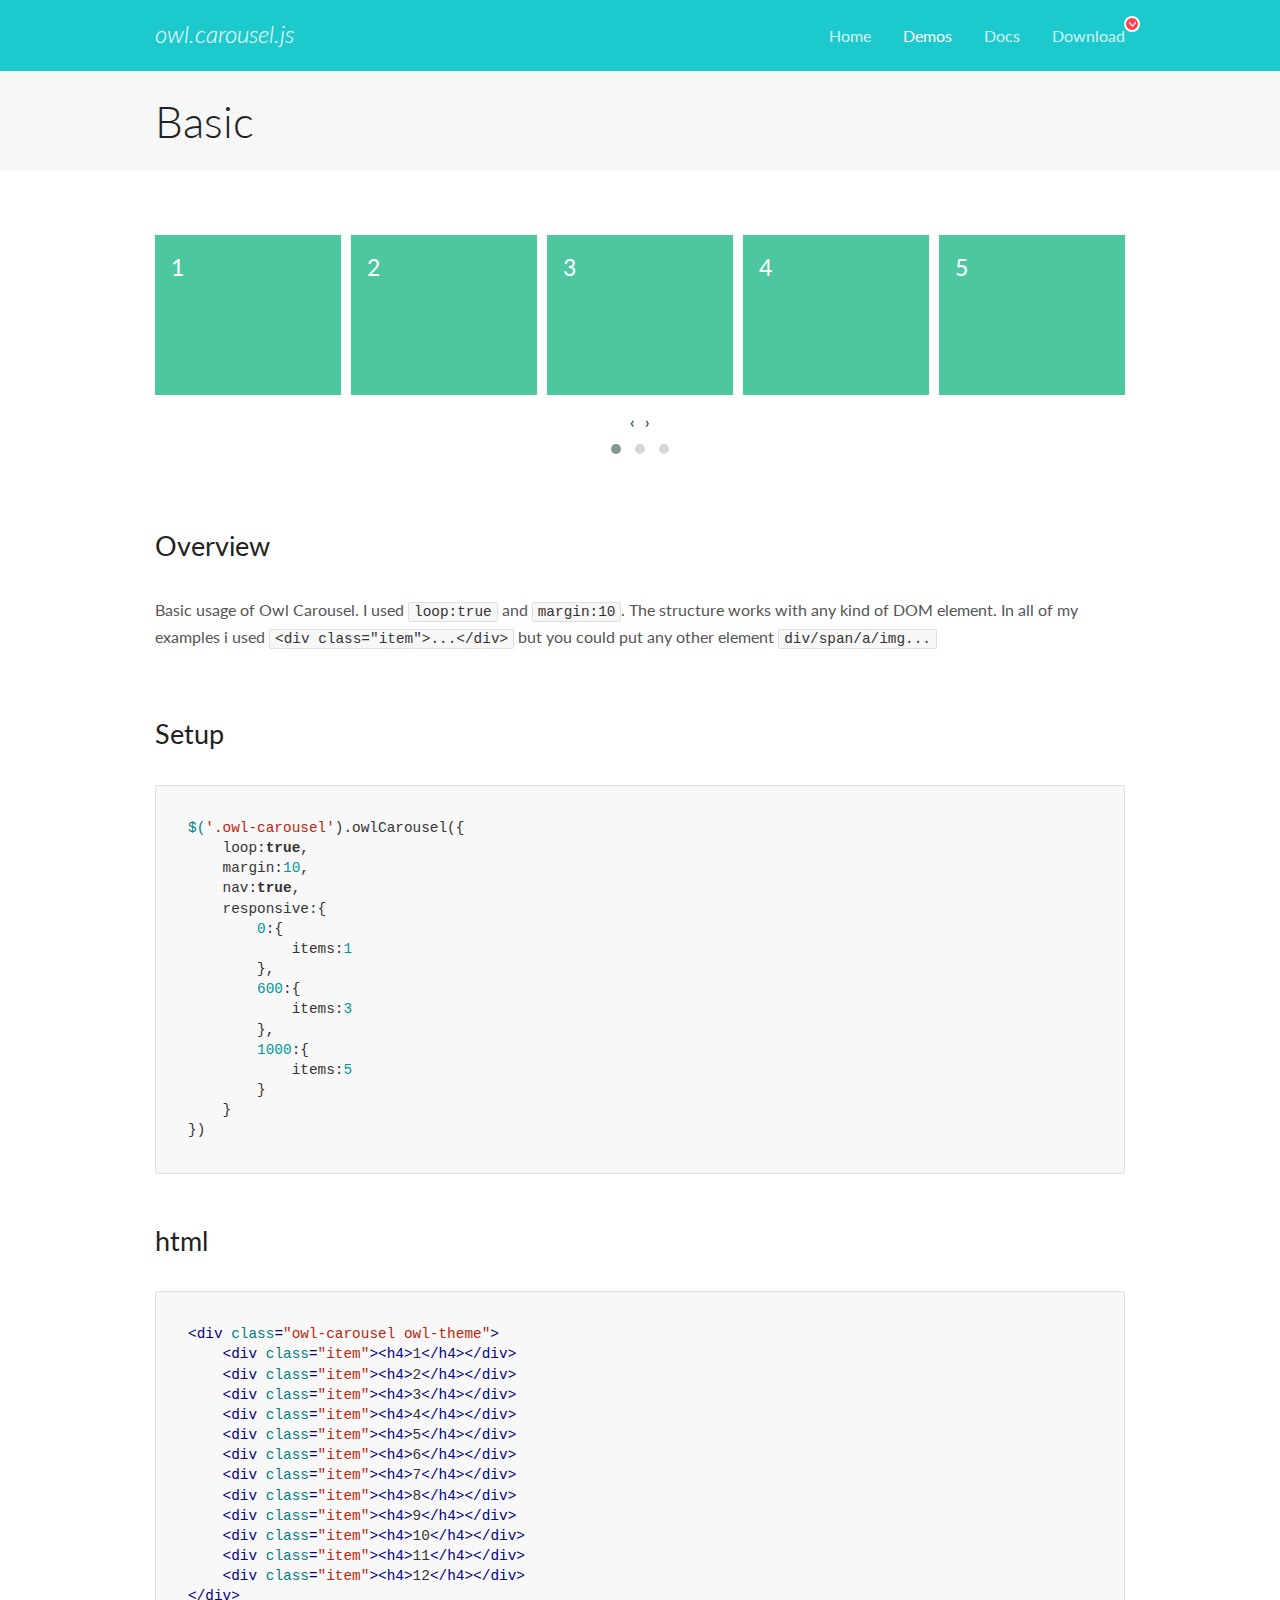
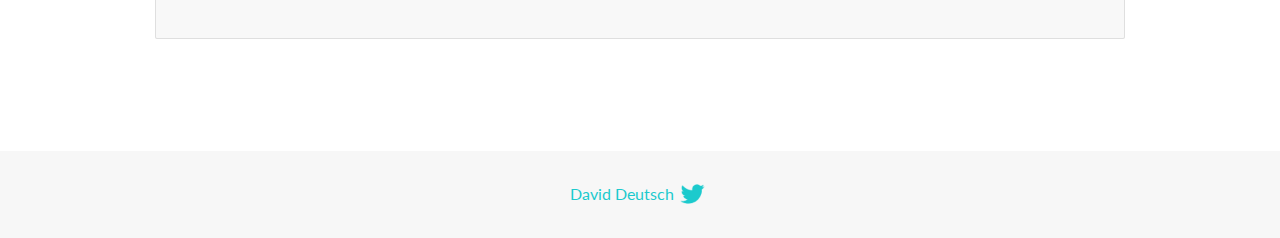
<file: download/OwlCarousel2-2.3.4/docs/demos/basic.html>
<!DOCTYPE html>
<html lang="en">
  <head>

    <!-- head -->
    <meta charset="utf-8">
    <meta name="msapplication-tap-highlight" content="no" />
    <meta name="viewport" content="width=device-width, initial-scale=1.0" />
    <meta name="description" content="Basic usage demo">
    <meta name="author" content="David Deutsch">
    <title>
      Basic Demo | Owl Carousel | 2.3.4
    </title>

    <!-- Stylesheets -->
    <link href='https://fonts.googleapis.com/css?family=Lato:300,400,700,400italic,300italic' rel='stylesheet' type='text/css'>
    <link rel="stylesheet" href="../assets/css/docs.theme.min.css">

    <!-- Owl Stylesheets -->
    <link rel="stylesheet" href="../assets/owlcarousel/assets/owl.carousel.min.css">
    <link rel="stylesheet" href="../assets/owlcarousel/assets/owl.theme.default.min.css">

    <!-- HTML5 shim and Respond.js IE8 support of HTML5 elements and media queries -->

    <!--[if lt IE 9]>
      <script src="https://oss.maxcdn.com/libs/html5shiv/3.7.0/html5shiv.js"></script>
      <script src="https://oss.maxcdn.com/libs/respond.js/1.3.0/respond.min.js"></script>
    <![endif]-->

    <!-- Favicons -->
    <link rel="apple-touch-icon-precomposed" sizes="144x144" href="../assets/ico/apple-touch-icon-144-precomposed.png">
    <link rel="shortcut icon" href="../assets/ico/favicon.png">
    <link rel="shortcut icon" href="favicon.ico">

    <!-- Yeah i know js should not be in header. Its required for demos.-->

    <!-- javascript -->
    <script src="../assets/vendors/jquery.min.js"></script>
    <script src="../assets/owlcarousel/owl.carousel.js"></script>
  </head>
  <body>

    <!-- header -->
    <header class="header">
      <div class="row">
        <div class="large-12 columns">
          <div class="brand left">
            <h3>
              <a href="/OwlCarousel2/">owl.carousel.js</a> 
            </h3>
          </div>
          <a id="toggle-nav" class="right">
            <span></span> <span></span> <span></span> 
          </a> 
          <div class="nav-bar">
            <ul class="clearfix">
              <li> <a href="/OwlCarousel2/index.html">Home</a>  </li>
              <li class="active">
                <a href="/OwlCarousel2/demos/demos.html">Demos</a> 
              </li>
              <li> <a href="/OwlCarousel2/docs/started-welcome.html">Docs</a>  </li>
              <li>
                <a href="https://github.com/OwlCarousel2/OwlCarousel2/archive/2.3.4.zip">Download</a> 
                <span class="download"></span> 
              </li>
            </ul>
          </div>
        </div>
      </div>
    </header>

    <!-- title -->
    <section class="title">
      <div class="row">
        <div class="large-12 columns">
          <h1>Basic</h1>
        </div>
      </div>
    </section>

    <!--  Demos -->
    <section id="demos">
      <div class="row">
        <div class="large-12 columns">
          <div class="owl-carousel owl-theme">
            <div class="item">
              <h4>1</h4>
            </div>
            <div class="item">
              <h4>2</h4>
            </div>
            <div class="item">
              <h4>3</h4>
            </div>
            <div class="item">
              <h4>4</h4>
            </div>
            <div class="item">
              <h4>5</h4>
            </div>
            <div class="item">
              <h4>6</h4>
            </div>
            <div class="item">
              <h4>7</h4>
            </div>
            <div class="item">
              <h4>8</h4>
            </div>
            <div class="item">
              <h4>9</h4>
            </div>
            <div class="item">
              <h4>10</h4>
            </div>
            <div class="item">
              <h4>11</h4>
            </div>
            <div class="item">
              <h4>12</h4>
            </div>
          </div>
          <h3 id="overview">Overview</h3>
          <p>Basic usage of Owl Carousel. I used <code>loop:true</code> and <code>margin:10</code>. The structure works with any kind of DOM element. In all of my examples i used <code>&lt;div class=&quot;item&quot;&gt;...&lt;/div&gt;</code> but you could
            put any other element <code>div/span/a/img...</code></p>
          <h3 id="setup">Setup</h3>
          <pre><code>$(&#39;.owl-carousel&#39;).owlCarousel({
    loop:true,
    margin:10,
    nav:true,
    responsive:{
        0:{
            items:1
        },
        600:{
            items:3
        },
        1000:{
            items:5
        }
    }
})</code></pre>
          <h3 id="html">html</h3>
          <pre><code>&lt;div class=&quot;owl-carousel owl-theme&quot;&gt;
    &lt;div class=&quot;item&quot;&gt;&lt;h4&gt;1&lt;/h4&gt;&lt;/div&gt;
    &lt;div class=&quot;item&quot;&gt;&lt;h4&gt;2&lt;/h4&gt;&lt;/div&gt;
    &lt;div class=&quot;item&quot;&gt;&lt;h4&gt;3&lt;/h4&gt;&lt;/div&gt;
    &lt;div class=&quot;item&quot;&gt;&lt;h4&gt;4&lt;/h4&gt;&lt;/div&gt;
    &lt;div class=&quot;item&quot;&gt;&lt;h4&gt;5&lt;/h4&gt;&lt;/div&gt;
    &lt;div class=&quot;item&quot;&gt;&lt;h4&gt;6&lt;/h4&gt;&lt;/div&gt;
    &lt;div class=&quot;item&quot;&gt;&lt;h4&gt;7&lt;/h4&gt;&lt;/div&gt;
    &lt;div class=&quot;item&quot;&gt;&lt;h4&gt;8&lt;/h4&gt;&lt;/div&gt;
    &lt;div class=&quot;item&quot;&gt;&lt;h4&gt;9&lt;/h4&gt;&lt;/div&gt;
    &lt;div class=&quot;item&quot;&gt;&lt;h4&gt;10&lt;/h4&gt;&lt;/div&gt;
    &lt;div class=&quot;item&quot;&gt;&lt;h4&gt;11&lt;/h4&gt;&lt;/div&gt;
    &lt;div class=&quot;item&quot;&gt;&lt;h4&gt;12&lt;/h4&gt;&lt;/div&gt;
&lt;/div&gt;</code></pre>
          <script>
            $(document).ready(function() {
              var owl = $('.owl-carousel');
              owl.owlCarousel({
                margin: 10,
                nav: true,
                loop: true,
                responsive: {
                  0: {
                    items: 1
                  },
                  600: {
                    items: 3
                  },
                  1000: {
                    items: 5
                  }
                }
              })
            })
          </script>
        </div>
      </div>
    </section>

    <!-- footer -->
    <footer class="footer">
      <div class="row">
        <div class="large-12 columns">
          <h5>
            <a href="/OwlCarousel2/docs/support-contact.html">David Deutsch</a> 
            <a id="custom-tweet-button" href="https://twitter.com/share?url=https://github.com/OwlCarousel2/OwlCarousel2&text=Owl Carousel - This is so awesome! " target="_blank"></a> 
          </h5>
        </div>
      </div>
    </footer>

    <!-- vendors -->
    <script src="../assets/vendors/highlight.js"></script>
    <script src="../assets/js/app.js"></script>
  </body>
</html>
</file>
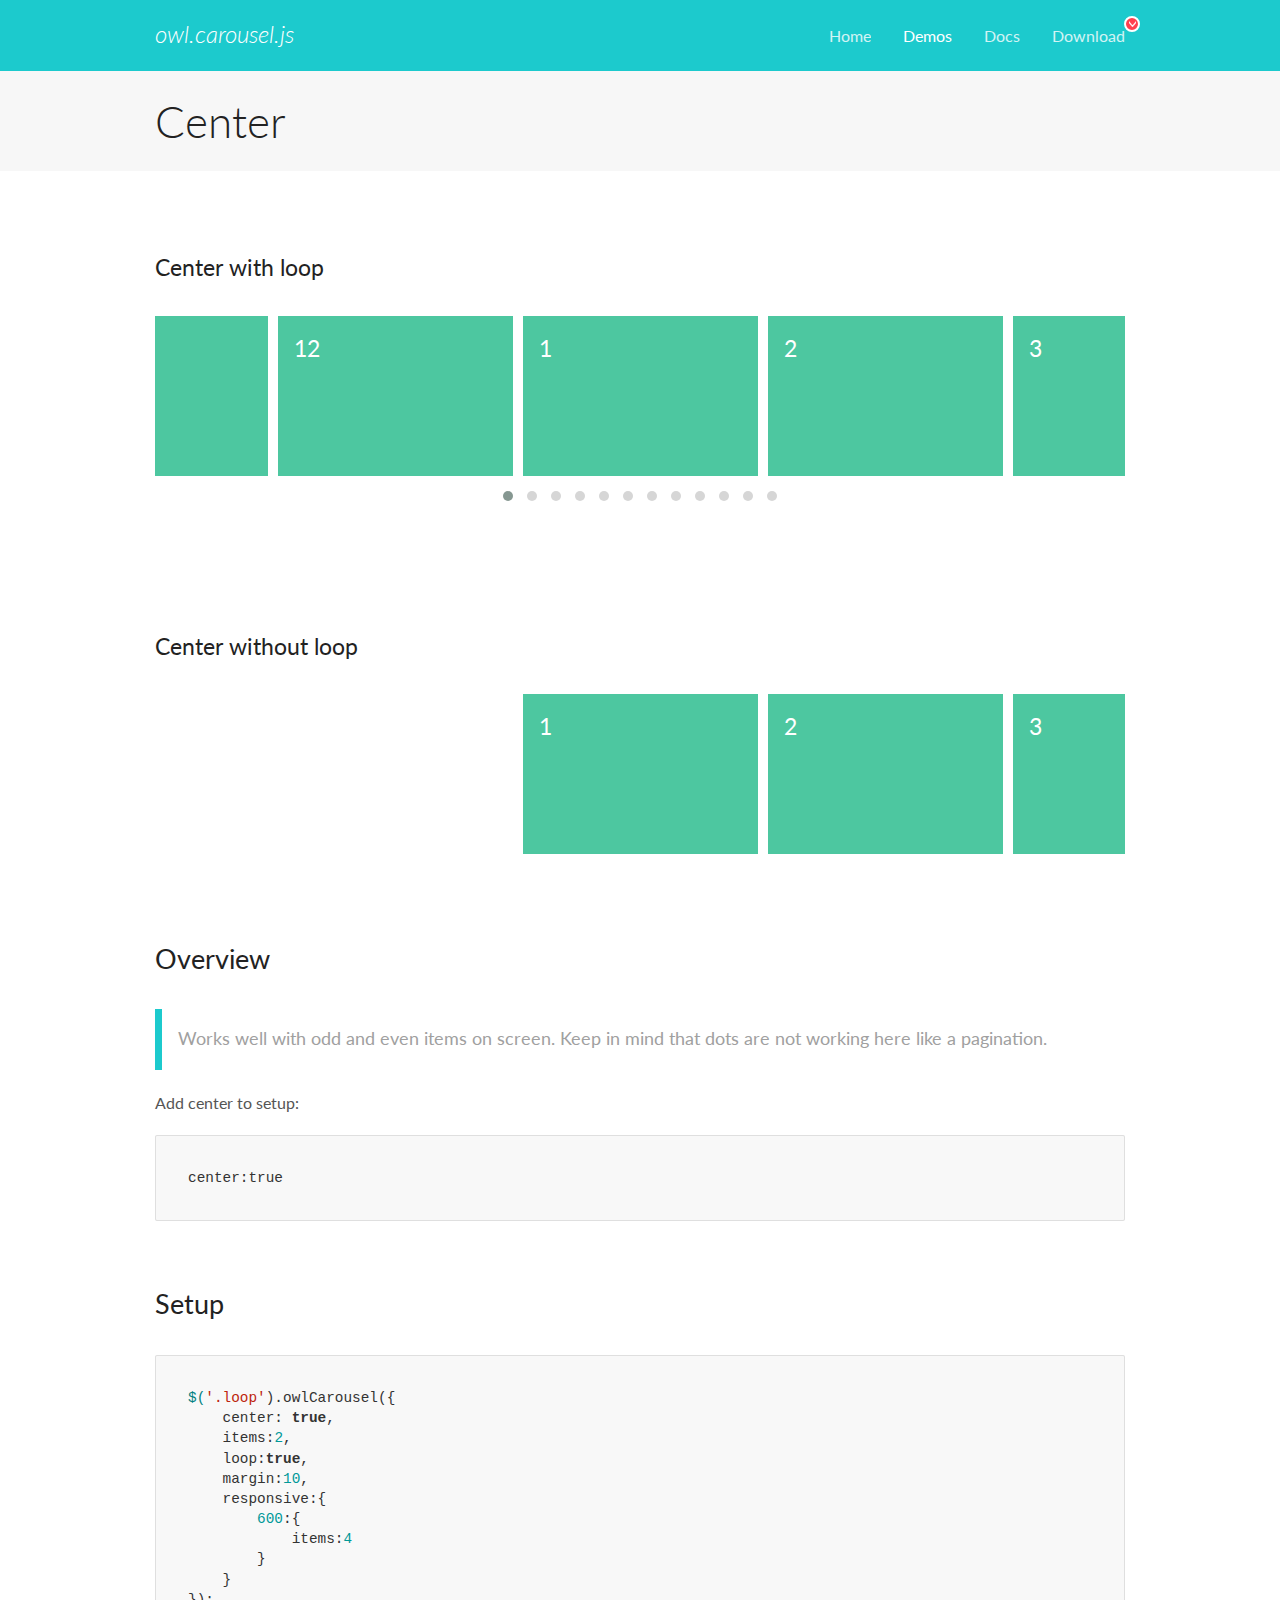
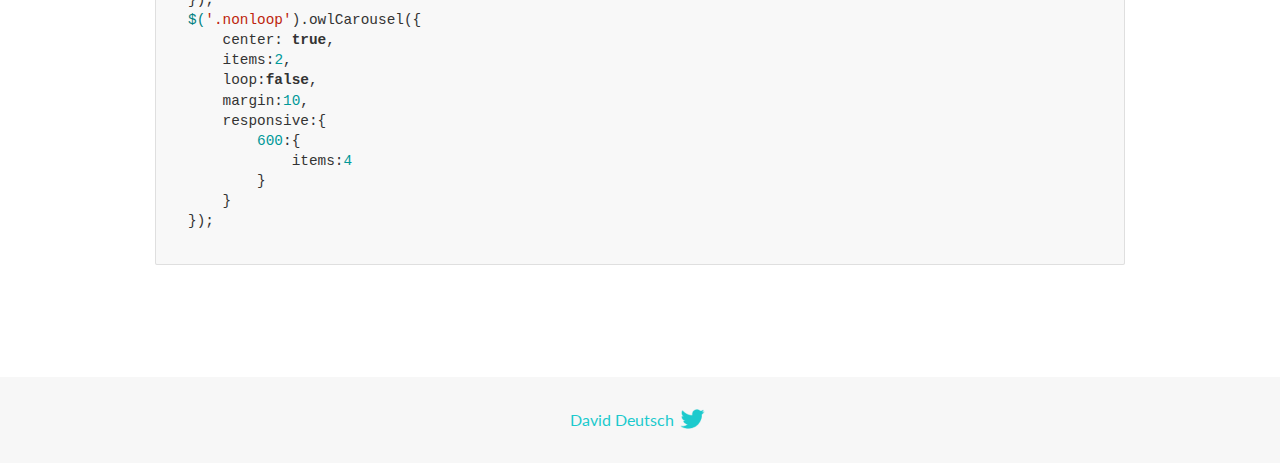
<file: download/OwlCarousel2-2.3.4/docs/demos/center.html>
<!DOCTYPE html>
<html lang="en">
  <head>

    <!-- head -->
    <meta charset="utf-8">
    <meta name="msapplication-tap-highlight" content="no" />
    <meta name="viewport" content="width=device-width, initial-scale=1.0" />
    <meta name="description" content="Center carousel">
    <meta name="author" content="David Deutsch">
    <title>
      Center Demo | Owl Carousel | 2.3.4
    </title>

    <!-- Stylesheets -->
    <link href='https://fonts.googleapis.com/css?family=Lato:300,400,700,400italic,300italic' rel='stylesheet' type='text/css'>
    <link rel="stylesheet" href="../assets/css/docs.theme.min.css">

    <!-- Owl Stylesheets -->
    <link rel="stylesheet" href="../assets/owlcarousel/assets/owl.carousel.min.css">
    <link rel="stylesheet" href="../assets/owlcarousel/assets/owl.theme.default.min.css">

    <!-- HTML5 shim and Respond.js IE8 support of HTML5 elements and media queries -->

    <!--[if lt IE 9]>
      <script src="https://oss.maxcdn.com/libs/html5shiv/3.7.0/html5shiv.js"></script>
      <script src="https://oss.maxcdn.com/libs/respond.js/1.3.0/respond.min.js"></script>
    <![endif]-->

    <!-- Favicons -->
    <link rel="apple-touch-icon-precomposed" sizes="144x144" href="../assets/ico/apple-touch-icon-144-precomposed.png">
    <link rel="shortcut icon" href="../assets/ico/favicon.png">
    <link rel="shortcut icon" href="favicon.ico">

    <!-- Yeah i know js should not be in header. Its required for demos.-->

    <!-- javascript -->
    <script src="../assets/vendors/jquery.min.js"></script>
    <script src="../assets/owlcarousel/owl.carousel.js"></script>
  </head>
  <body>

    <!-- header -->
    <header class="header">
      <div class="row">
        <div class="large-12 columns">
          <div class="brand left">
            <h3>
              <a href="/OwlCarousel2/">owl.carousel.js</a> 
            </h3>
          </div>
          <a id="toggle-nav" class="right">
            <span></span> <span></span> <span></span> 
          </a> 
          <div class="nav-bar">
            <ul class="clearfix">
              <li> <a href="/OwlCarousel2/index.html">Home</a>  </li>
              <li class="active">
                <a href="/OwlCarousel2/demos/demos.html">Demos</a> 
              </li>
              <li> <a href="/OwlCarousel2/docs/started-welcome.html">Docs</a>  </li>
              <li>
                <a href="https://github.com/OwlCarousel2/OwlCarousel2/archive/2.3.4.zip">Download</a> 
                <span class="download"></span> 
              </li>
            </ul>
          </div>
        </div>
      </div>
    </header>

    <!-- title -->
    <section class="title">
      <div class="row">
        <div class="large-12 columns">
          <h1>Center</h1>
        </div>
      </div>
    </section>

    <!--  Demos -->
    <section id="demos">
      <div class="row">
        <div class="large-12 columns">
          <h4 id="center-with-loop">Center with loop</h4>
          <div class="loop owl-carousel owl-theme">
            <div class="item">
              <h4>1</h4>
            </div>
            <div class="item">
              <h4>2</h4>
            </div>
            <div class="item">
              <h4>3</h4>
            </div>
            <div class="item">
              <h4>4</h4>
            </div>
            <div class="item">
              <h4>5</h4>
            </div>
            <div class="item">
              <h4>6</h4>
            </div>
            <div class="item">
              <h4>7</h4>
            </div>
            <div class="item">
              <h4>8</h4>
            </div>
            <div class="item">
              <h4>9</h4>
            </div>
            <div class="item">
              <h4>10</h4>
            </div>
            <div class="item">
              <h4>11</h4>
            </div>
            <div class="item">
              <h4>12</h4>
            </div>
          </div>
          <br>
          <h4 id="center-without-loop">Center without loop</h4>
          <div class="nonloop owl-carousel">
            <div class="item">
              <h4>1</h4>
            </div>
            <div class="item">
              <h4>2</h4>
            </div>
            <div class="item">
              <h4>3</h4>
            </div>
            <div class="item">
              <h4>4</h4>
            </div>
            <div class="item">
              <h4>5</h4>
            </div>
            <div class="item">
              <h4>6</h4>
            </div>
            <div class="item">
              <h4>7</h4>
            </div>
            <div class="item">
              <h4>8</h4>
            </div>
            <div class="item">
              <h4>9</h4>
            </div>
            <div class="item">
              <h4>10</h4>
            </div>
            <div class="item">
              <h4>11</h4>
            </div>
            <div class="item">
              <h4>12</h4>
            </div>
          </div>
          <h3 id="overview">Overview</h3>
          <blockquote>
            <p>Works well with odd and even items on screen. Keep in mind that dots are not working here like a pagination.</p>
          </blockquote>
          <p>Add center to setup:</p>
          <pre><code>center:true</code></pre>
          <h3 id="setup">Setup</h3>
          <pre><code>$(&#39;.loop&#39;).owlCarousel({
    center: true,
    items:2,
    loop:true,
    margin:10,
    responsive:{
        600:{
            items:4
        }
    }
});
$(&#39;.nonloop&#39;).owlCarousel({
    center: true,
    items:2,
    loop:false,
    margin:10,
    responsive:{
        600:{
            items:4
        }
    }
});</code></pre>
          <script>
            jQuery(document).ready(function($) {
              $('.loop').owlCarousel({
                center: true,
                items: 2,
                loop: true,
                margin: 10,
                responsive: {
                  600: {
                    items: 4
                  }
                }
              });
              $('.nonloop').owlCarousel({
                center: true,
                items: 2,
                loop: false,
                margin: 10,
                responsive: {
                  600: {
                    items: 4
                  }
                }
              });
            });
          </script>
        </div>
      </div>
    </section>

    <!-- footer -->
    <footer class="footer">
      <div class="row">
        <div class="large-12 columns">
          <h5>
            <a href="/OwlCarousel2/docs/support-contact.html">David Deutsch</a> 
            <a id="custom-tweet-button" href="https://twitter.com/share?url=https://github.com/OwlCarousel2/OwlCarousel2&text=Owl Carousel - This is so awesome! " target="_blank"></a> 
          </h5>
        </div>
      </div>
    </footer>

    <!-- vendors -->
    <script src="../assets/vendors/highlight.js"></script>
    <script src="../assets/js/app.js"></script>
  </body>
</html>
</file>
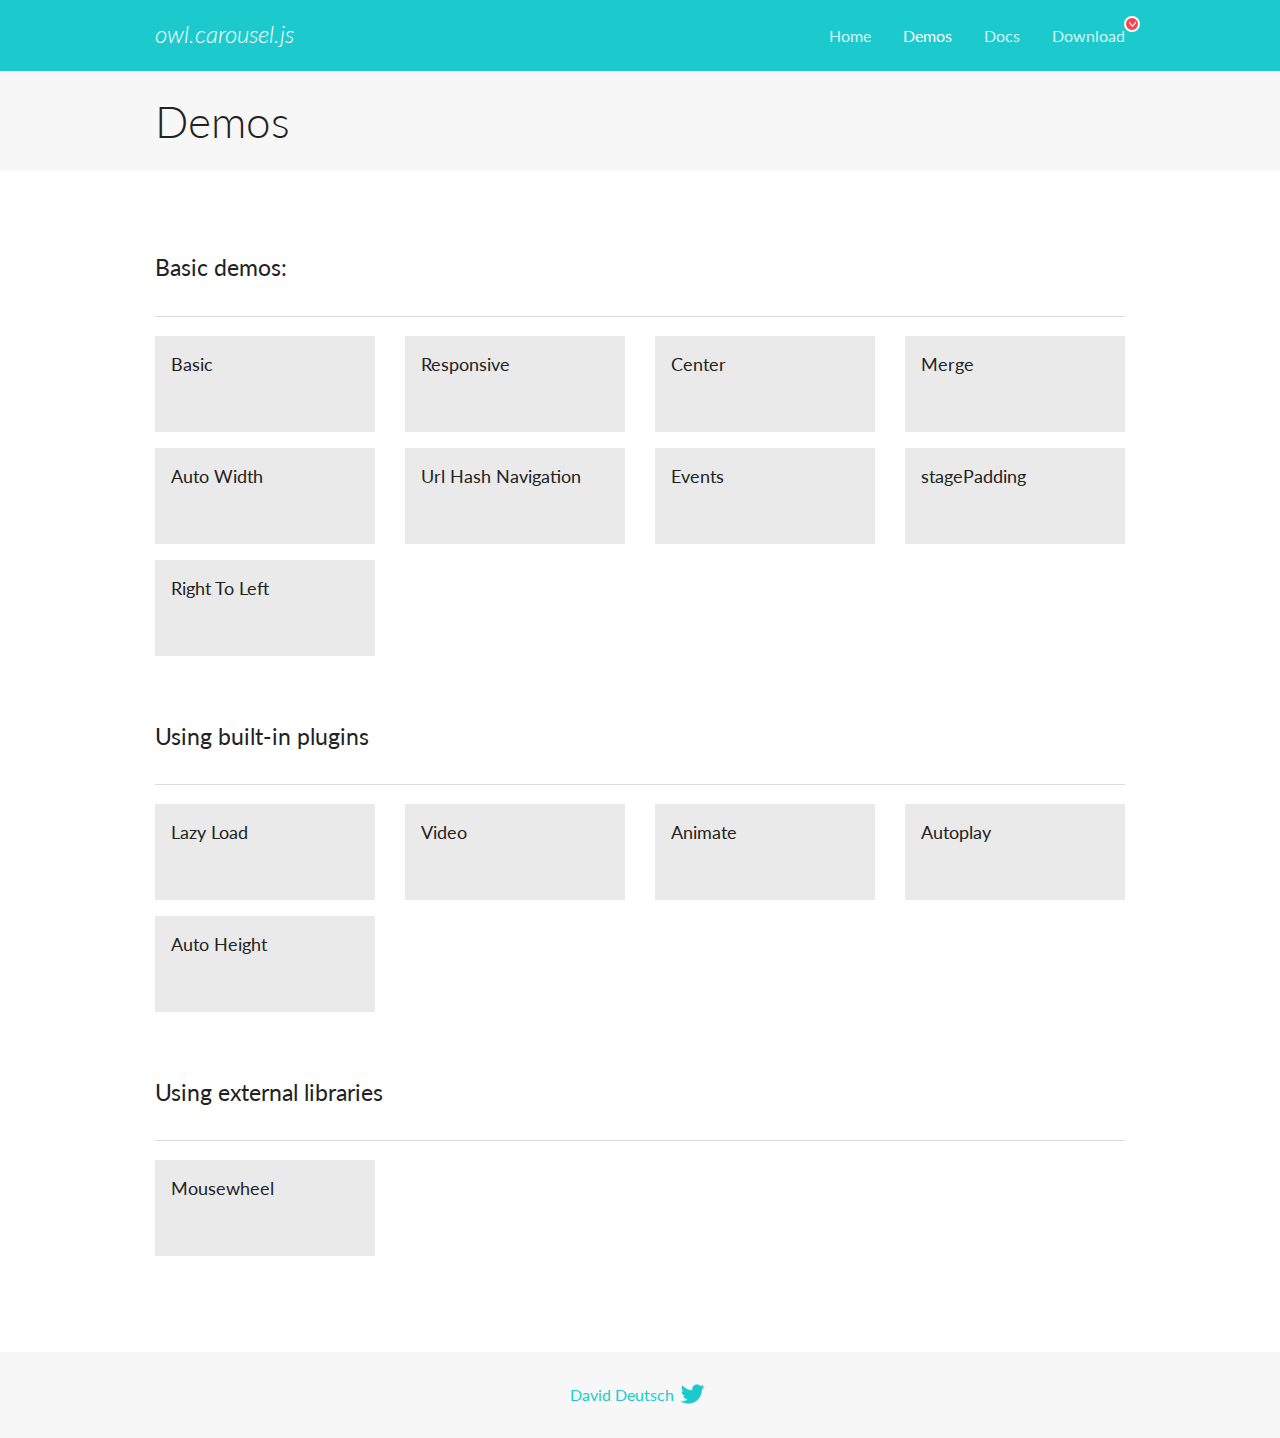
<file: download/OwlCarousel2-2.3.4/docs/demos/demos.html>
<!DOCTYPE html>
<html lang="en">
  <head>

    <!-- head -->
    <meta charset="utf-8">
    <meta name="msapplication-tap-highlight" content="no" />
    <meta name="viewport" content="width=device-width, initial-scale=1.0" />
    <meta name="description" content="A list of Owl Carousel examples.">
    <meta name="author" content="David Deutsch">
    <title>
      Demos | Owl Carousel | 2.3.4
    </title>

    <!-- Stylesheets -->
    <link href='https://fonts.googleapis.com/css?family=Lato:300,400,700,400italic,300italic' rel='stylesheet' type='text/css'>
    <link rel="stylesheet" href="../assets/css/docs.theme.min.css">

    <!-- Owl Stylesheets -->
    <link rel="stylesheet" href="../assets/owlcarousel/assets/owl.carousel.min.css">
    <link rel="stylesheet" href="../assets/owlcarousel/assets/owl.theme.default.min.css">

    <!-- HTML5 shim and Respond.js IE8 support of HTML5 elements and media queries -->

    <!--[if lt IE 9]>
      <script src="https://oss.maxcdn.com/libs/html5shiv/3.7.0/html5shiv.js"></script>
      <script src="https://oss.maxcdn.com/libs/respond.js/1.3.0/respond.min.js"></script>
    <![endif]-->

    <!-- Favicons -->
    <link rel="apple-touch-icon-precomposed" sizes="144x144" href="../assets/ico/apple-touch-icon-144-precomposed.png">
    <link rel="shortcut icon" href="../assets/ico/favicon.png">
    <link rel="shortcut icon" href="favicon.ico">

    <!-- Yeah i know js should not be in header. Its required for demos.-->

    <!-- javascript -->
    <script src="../assets/vendors/jquery.min.js"></script>
    <script src="../assets/owlcarousel/owl.carousel.js"></script>
  </head>
  <body>

    <!-- header -->
    <header class="header">
      <div class="row">
        <div class="large-12 columns">
          <div class="brand left">
            <h3>
              <a href="/OwlCarousel2/">owl.carousel.js</a> 
            </h3>
          </div>
          <a id="toggle-nav" class="right">
            <span></span> <span></span> <span></span> 
          </a> 
          <div class="nav-bar">
            <ul class="clearfix">
              <li> <a href="/OwlCarousel2/index.html">Home</a>  </li>
              <li class="active">
                <a href="/OwlCarousel2/demos/demos.html">Demos</a> 
              </li>
              <li> <a href="/OwlCarousel2/docs/started-welcome.html">Docs</a>  </li>
              <li>
                <a href="https://github.com/OwlCarousel2/OwlCarousel2/archive/2.3.4.zip">Download</a> 
                <span class="download"></span> 
              </li>
            </ul>
          </div>
        </div>
      </div>
    </header>

    <!-- title -->
    <section class="title">
      <div class="row">
        <div class="large-12 columns">
          <h1>Demos</h1>
        </div>
      </div>
    </section>

    <!--  Demos -->
    <section id="demos">
      <div class="row">
        <div class="large-12 columns">
          <h4 id="basic-demos-">Basic demos:</h4>
          <hr>
          <div class="demo-list">
            <div class="row">
              <div class="small-6 medium-4 large-3 columns">
                <a href="basic.html" class="demo-block">
                  <h5>Basic </h5>
                </a> 
              </div>
              <div class="small-6 medium-4 large-3 columns">
                <a href="responsive.html" class="demo-block">
                  <h5>Responsive </h5>
                </a> 
              </div>
              <div class="small-6 medium-4 large-3 columns">
                <a href="center.html" class="demo-block">
                  <h5>Center </h5>
                </a> 
              </div>
              <div class="small-6 medium-4 large-3 columns">
                <a href="merge.html" class="demo-block">
                  <h5>Merge </h5>
                </a> 
              </div>
              <div class="small-6 medium-4 large-3 columns">
                <a href="autowidth.html" class="demo-block">
                  <h5>Auto Width </h5>
                </a> 
              </div>
              <div class="small-6 medium-4 large-3 columns">
                <a href="urlhashnav.html" class="demo-block">
                  <h5>Url Hash Navigation </h5>
                </a> 
              </div>
              <div class="small-6 medium-4 large-3 columns">
                <a href="events.html" class="demo-block">
                  <h5>Events </h5>
                </a> 
              </div>
              <div class="small-6 medium-4 large-3 columns">
                <a href="stagepadding.html" class="demo-block">
                  <h5>stagePadding </h5>
                </a> 
              </div>
              <div class="small-6 medium-4 large-3 columns">
                <a href="rtl.html" class="demo-block">
                  <h5>Right To Left </h5>
                </a> 
              </div>
            </div>
          </div>
          <h4 id="using-built-in-plugins">Using built-in plugins</h4>
          <hr>
          <div class="demo-list">
            <div class="row">
              <div class="small-6 medium-4 large-3 columns">
                <a href="lazyLoad.html" class="demo-block">
                  <h5>Lazy Load </h5>
                </a> 
              </div>
              <div class="small-6 medium-4 large-3 columns">
                <a href="video.html" class="demo-block">
                  <h5>Video </h5>
                </a> 
              </div>
              <div class="small-6 medium-4 large-3 columns">
                <a href="animate.html" class="demo-block">
                  <h5>Animate </h5>
                </a> 
              </div>
              <div class="small-6 medium-4 large-3 columns">
                <a href="autoplay.html" class="demo-block">
                  <h5>Autoplay </h5>
                </a> 
              </div>
              <div class="small-6 medium-4 large-3 columns">
                <a href="autoheight.html" class="demo-block">
                  <h5>Auto Height </h5>
                </a> 
              </div>
            </div>
          </div>
          <h4 id="using-external-libraries">Using external libraries</h4>
          <hr>
          <div class="demo-list">
            <div class="row">
              <div class="small-6 medium-4 large-3 columns">
                <a href="mousewheel.html" class="demo-block">
                  <h5>Mousewheel </h5>
                </a> 
              </div>
            </div>
          </div>
        </div>
      </div>
    </section>

    <!-- footer -->
    <footer class="footer">
      <div class="row">
        <div class="large-12 columns">
          <h5>
            <a href="/OwlCarousel2/docs/support-contact.html">David Deutsch</a> 
            <a id="custom-tweet-button" href="https://twitter.com/share?url=https://github.com/OwlCarousel2/OwlCarousel2&text=Owl Carousel - This is so awesome! " target="_blank"></a> 
          </h5>
        </div>
      </div>
    </footer>

    <!-- vendors -->
    <script src="../assets/vendors/highlight.js"></script>
    <script src="../assets/js/app.js"></script>
  </body>
</html>
</file>
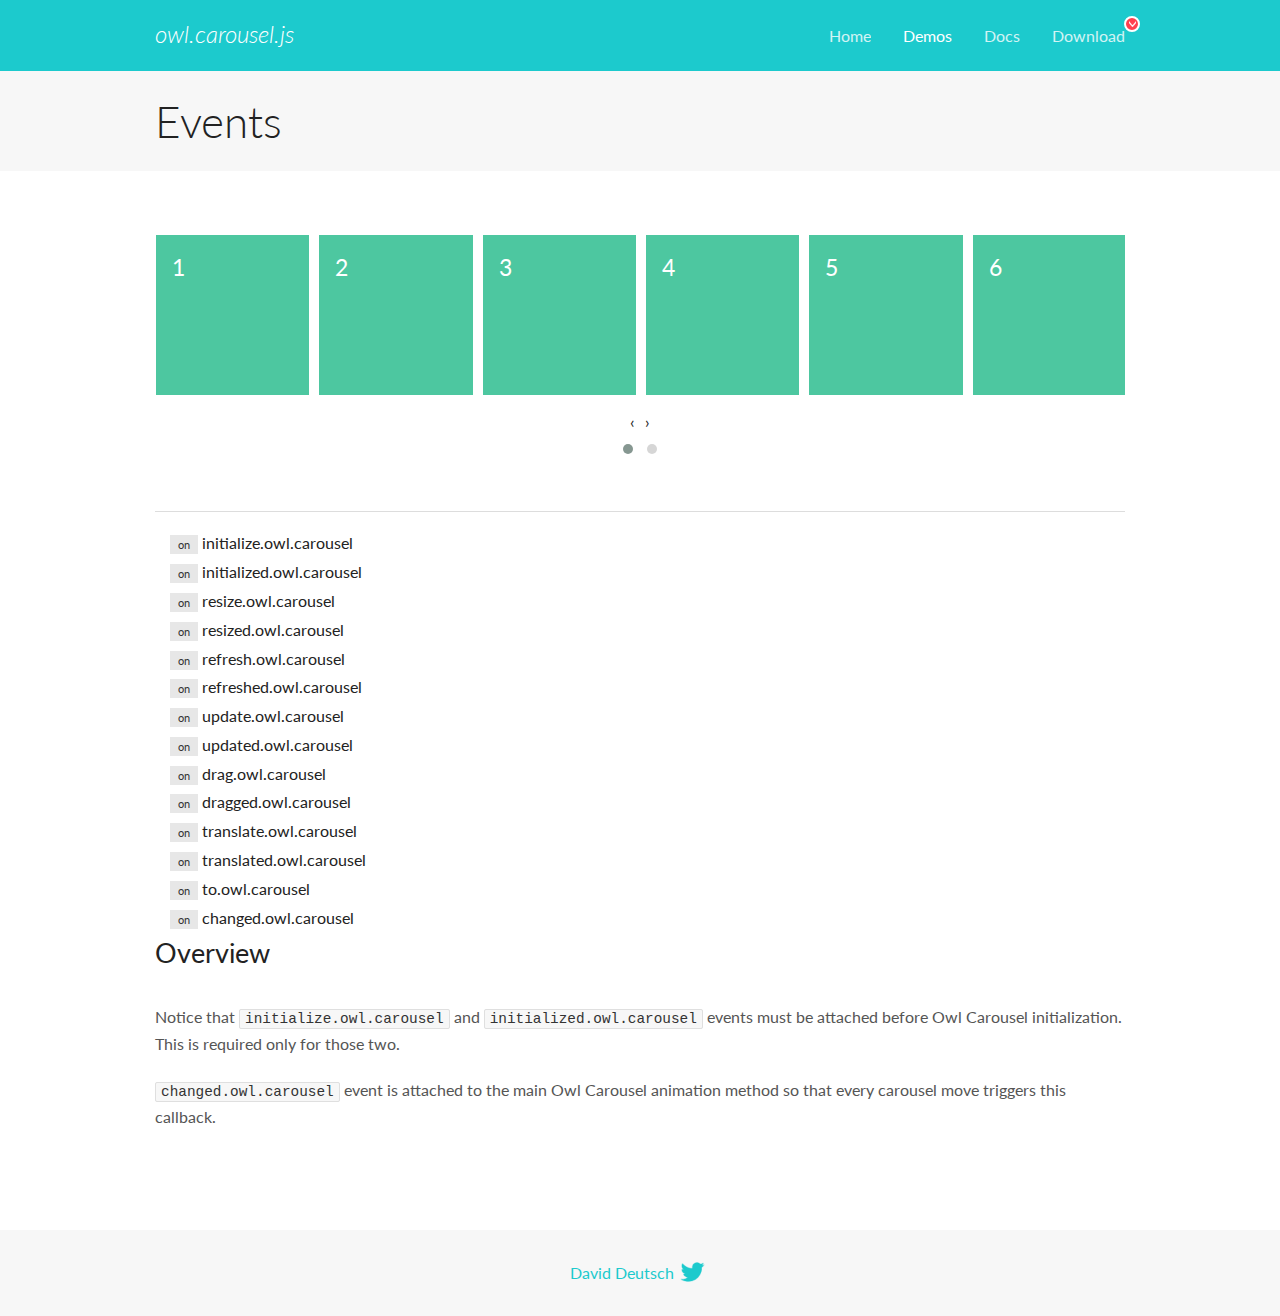
<file: download/OwlCarousel2-2.3.4/docs/demos/events.html>
<!DOCTYPE html>
<html lang="en">
  <head>

    <!-- head -->
    <meta charset="utf-8">
    <meta name="msapplication-tap-highlight" content="no" />
    <meta name="viewport" content="width=device-width, initial-scale=1.0" />
    <meta name="description" content="Events usage demo">
    <meta name="author" content="David Deutsch">
    <title>
      Events Demo | Owl Carousel | 2.3.4
    </title>

    <!-- Stylesheets -->
    <link href='https://fonts.googleapis.com/css?family=Lato:300,400,700,400italic,300italic' rel='stylesheet' type='text/css'>
    <link rel="stylesheet" href="../assets/css/docs.theme.min.css">

    <!-- Owl Stylesheets -->
    <link rel="stylesheet" href="../assets/owlcarousel/assets/owl.carousel.min.css">
    <link rel="stylesheet" href="../assets/owlcarousel/assets/owl.theme.default.min.css">

    <!-- HTML5 shim and Respond.js IE8 support of HTML5 elements and media queries -->

    <!--[if lt IE 9]>
      <script src="https://oss.maxcdn.com/libs/html5shiv/3.7.0/html5shiv.js"></script>
      <script src="https://oss.maxcdn.com/libs/respond.js/1.3.0/respond.min.js"></script>
    <![endif]-->

    <!-- Favicons -->
    <link rel="apple-touch-icon-precomposed" sizes="144x144" href="../assets/ico/apple-touch-icon-144-precomposed.png">
    <link rel="shortcut icon" href="../assets/ico/favicon.png">
    <link rel="shortcut icon" href="favicon.ico">

    <!-- Yeah i know js should not be in header. Its required for demos.-->

    <!-- javascript -->
    <script src="../assets/vendors/jquery.min.js"></script>
    <script src="../assets/owlcarousel/owl.carousel.js"></script>
  </head>
  <body>

    <!-- header -->
    <header class="header">
      <div class="row">
        <div class="large-12 columns">
          <div class="brand left">
            <h3>
              <a href="/OwlCarousel2/">owl.carousel.js</a> 
            </h3>
          </div>
          <a id="toggle-nav" class="right">
            <span></span> <span></span> <span></span> 
          </a> 
          <div class="nav-bar">
            <ul class="clearfix">
              <li> <a href="/OwlCarousel2/index.html">Home</a>  </li>
              <li class="active">
                <a href="/OwlCarousel2/demos/demos.html">Demos</a> 
              </li>
              <li> <a href="/OwlCarousel2/docs/started-welcome.html">Docs</a>  </li>
              <li>
                <a href="https://github.com/OwlCarousel2/OwlCarousel2/archive/2.3.4.zip">Download</a> 
                <span class="download"></span> 
              </li>
            </ul>
          </div>
        </div>
      </div>
    </header>

    <!-- title -->
    <section class="title">
      <div class="row">
        <div class="large-12 columns">
          <h1>Events</h1>
        </div>
      </div>
    </section>

    <!--  Demos -->
    <section id="demos">
      <div class="row">
        <div class="large-12 columns">
          <div class="owl-carousel owl-theme">
            <div class="item">
              <h4>1</h4>
            </div>
            <div class="item">
              <h4>2</h4>
            </div>
            <div class="item">
              <h4>3</h4>
            </div>
            <div class="item">
              <h4>4</h4>
            </div>
            <div class="item">
              <h4>5</h4>
            </div>
            <div class="item">
              <h4>6</h4>
            </div>
            <div class="item">
              <h4>7</h4>
            </div>
            <div class="item">
              <h4>8</h4>
            </div>
            <div class="item">
              <h4>9</h4>
            </div>
            <div class="item">
              <h4>10</h4>
            </div>
            <div class="item">
              <h4>11</h4>
            </div>
            <div class="item">
              <h4>12</h4>
            </div>
          </div>
          <hr>
          <div class="large-12 columns callbacks">
            <div><span class="label secondary initialize">on</span>  initialize.owl.carousel </div>
            <div><span class="label secondary initialized">on</span>  initialized.owl.carousel </div>
            <div><span class="label secondary resize">on</span>  resize.owl.carousel </div>
            <div><span class="label secondary resized">on</span>  resized.owl.carousel </div>
            <div><span class="label secondary refresh">on</span>  refresh.owl.carousel </div>
            <div><span class="label secondary refreshed">on</span>  refreshed.owl.carousel </div>
            <div><span class="label secondary update">on</span>  update.owl.carousel </div>
            <div><span class="label secondary updated">on</span>  updated.owl.carousel </div>
            <div><span class="label secondary drag">on</span>  drag.owl.carousel </div>
            <div><span class="label secondary dragged">on</span>  dragged.owl.carousel </div>
            <div><span class="label secondary translate">on</span>  translate.owl.carousel </div>
            <div><span class="label secondary translated">on</span>  translated.owl.carousel </div>
            <div><span class="label secondary to">on</span>  to.owl.carousel </div>
            <div><span class="label secondary changed">on</span>  changed.owl.carousel </div>
          </div>
          <h3 id="overview">Overview</h3>
          <p>Notice that <code>initialize.owl.carousel</code> and <code>initialized.owl.carousel</code> events must be attached before Owl Carousel initialization. This is required only for those two.</p>
          <p><code>changed.owl.carousel</code> event is attached to the main Owl Carousel animation method so that every carousel move triggers this callback.</p>
          <script>
            jQuery(document).ready(function($) {
              var owl = $('.owl-carousel');
              owl.on('initialize.owl.carousel initialized.owl.carousel ' +
                'initialize.owl.carousel initialize.owl.carousel ' +
                'resize.owl.carousel resized.owl.carousel ' +
                'refresh.owl.carousel refreshed.owl.carousel ' +
                'update.owl.carousel updated.owl.carousel ' +
                'drag.owl.carousel dragged.owl.carousel ' +
                'translate.owl.carousel translated.owl.carousel ' +
                'to.owl.carousel changed.owl.carousel',
                function(e) {
                  $('.' + e.type)
                    .removeClass('secondary')
                    .addClass('success');
                  window.setTimeout(function() {
                    $('.' + e.type)
                      .removeClass('success')
                      .addClass('secondary');
                  }, 500);
                });
              owl.owlCarousel({
                loop: true,
                nav: true,
                lazyLoad: true,
                margin: 10,
                video: true,
                responsive: {
                  0: {
                    items: 1
                  },
                  600: {
                    items: 3
                  },
                  960: {
                    items: 5,
                  },
                  1200: {
                    items: 6
                  }
                }
              });
            });
          </script>
        </div>
      </div>
    </section>

    <!-- footer -->
    <footer class="footer">
      <div class="row">
        <div class="large-12 columns">
          <h5>
            <a href="/OwlCarousel2/docs/support-contact.html">David Deutsch</a> 
            <a id="custom-tweet-button" href="https://twitter.com/share?url=https://github.com/OwlCarousel2/OwlCarousel2&text=Owl Carousel - This is so awesome! " target="_blank"></a> 
          </h5>
        </div>
      </div>
    </footer>

    <!-- vendors -->
    <script src="../assets/vendors/highlight.js"></script>
    <script src="../assets/js/app.js"></script>
  </body>
</html>
</file>
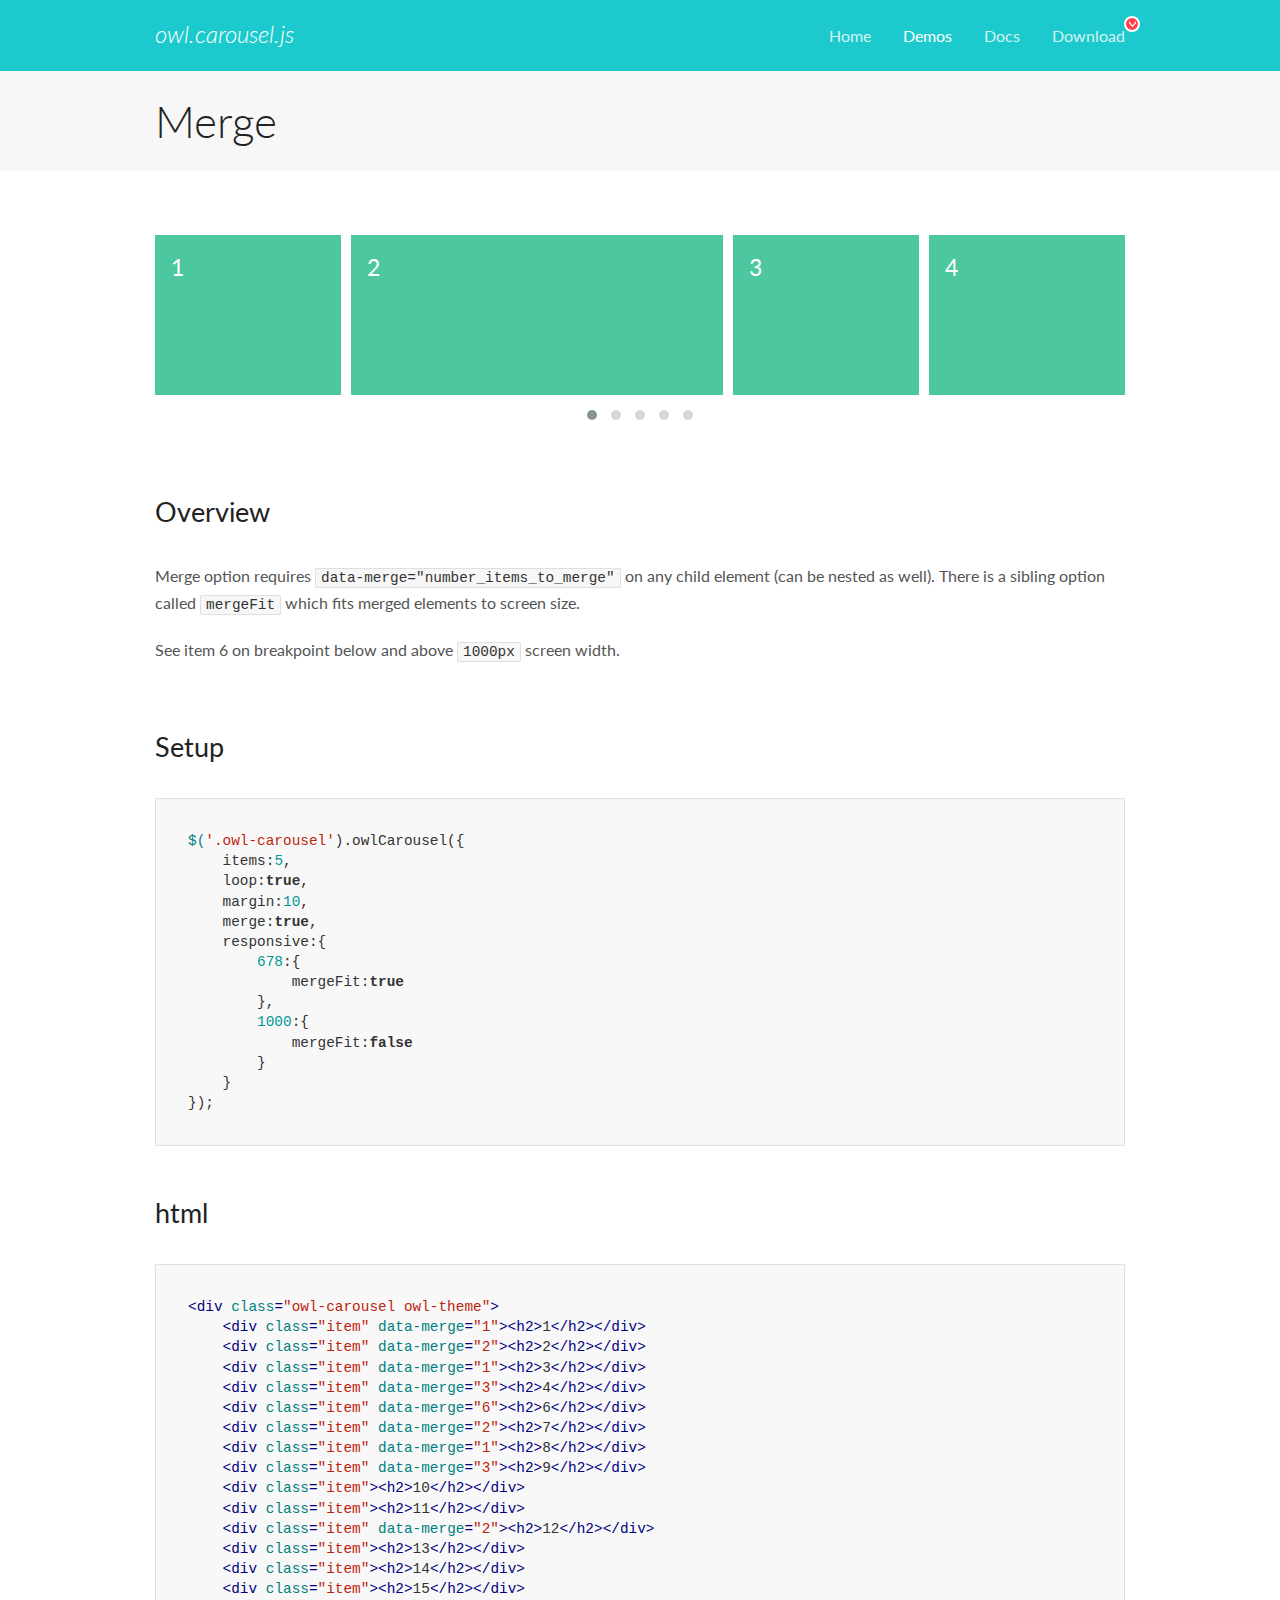
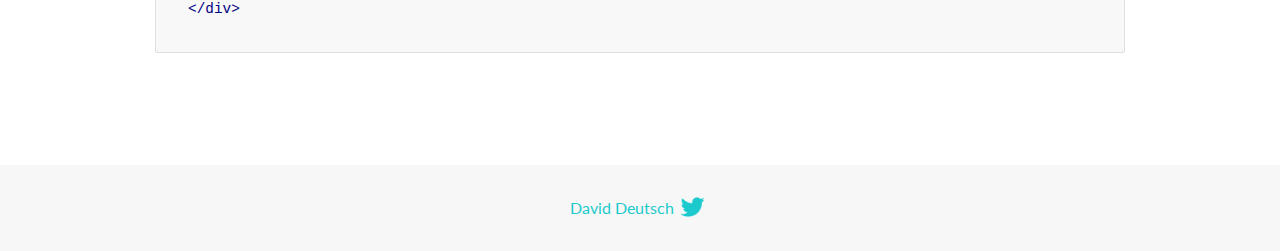
<file: download/OwlCarousel2-2.3.4/docs/demos/merge.html>
<!DOCTYPE html>
<html lang="en">
  <head>

    <!-- head -->
    <meta charset="utf-8">
    <meta name="msapplication-tap-highlight" content="no" />
    <meta name="viewport" content="width=device-width, initial-scale=1.0" />
    <meta name="description" content="Merge Items">
    <meta name="author" content="David Deutsch">
    <title>
      Merge Demo | Owl Carousel | 2.3.4
    </title>

    <!-- Stylesheets -->
    <link href='https://fonts.googleapis.com/css?family=Lato:300,400,700,400italic,300italic' rel='stylesheet' type='text/css'>
    <link rel="stylesheet" href="../assets/css/docs.theme.min.css">

    <!-- Owl Stylesheets -->
    <link rel="stylesheet" href="../assets/owlcarousel/assets/owl.carousel.min.css">
    <link rel="stylesheet" href="../assets/owlcarousel/assets/owl.theme.default.min.css">

    <!-- HTML5 shim and Respond.js IE8 support of HTML5 elements and media queries -->

    <!--[if lt IE 9]>
      <script src="https://oss.maxcdn.com/libs/html5shiv/3.7.0/html5shiv.js"></script>
      <script src="https://oss.maxcdn.com/libs/respond.js/1.3.0/respond.min.js"></script>
    <![endif]-->

    <!-- Favicons -->
    <link rel="apple-touch-icon-precomposed" sizes="144x144" href="../assets/ico/apple-touch-icon-144-precomposed.png">
    <link rel="shortcut icon" href="../assets/ico/favicon.png">
    <link rel="shortcut icon" href="favicon.ico">

    <!-- Yeah i know js should not be in header. Its required for demos.-->

    <!-- javascript -->
    <script src="../assets/vendors/jquery.min.js"></script>
    <script src="../assets/owlcarousel/owl.carousel.js"></script>
  </head>
  <body>

    <!-- header -->
    <header class="header">
      <div class="row">
        <div class="large-12 columns">
          <div class="brand left">
            <h3>
              <a href="/OwlCarousel2/">owl.carousel.js</a> 
            </h3>
          </div>
          <a id="toggle-nav" class="right">
            <span></span> <span></span> <span></span> 
          </a> 
          <div class="nav-bar">
            <ul class="clearfix">
              <li> <a href="/OwlCarousel2/index.html">Home</a>  </li>
              <li class="active">
                <a href="/OwlCarousel2/demos/demos.html">Demos</a> 
              </li>
              <li> <a href="/OwlCarousel2/docs/started-welcome.html">Docs</a>  </li>
              <li>
                <a href="https://github.com/OwlCarousel2/OwlCarousel2/archive/2.3.4.zip">Download</a> 
                <span class="download"></span> 
              </li>
            </ul>
          </div>
        </div>
      </div>
    </header>

    <!-- title -->
    <section class="title">
      <div class="row">
        <div class="large-12 columns">
          <h1>Merge</h1>
        </div>
      </div>
    </section>

    <!--  Demos -->
    <section id="demos">
      <div class="row">
        <div class="large-12 columns">
          <div class="owl-carousel owl-theme">
            <div class="item" data-merge="1">
              <h4>1</h4>
            </div>
            <div class="item" data-merge="2">
              <h4>2</h4>
            </div>
            <div class="item" data-merge="1">
              <h4>3</h4>
            </div>
            <div class="item" data-merge="3">
              <h4>4</h4>
            </div>
            <div class="item" data-merge="6">
              <h4>6</h4>
            </div>
            <div class="item" data-merge="2">
              <h4>7</h4>
            </div>
            <div class="item" data-merge="1">
              <h4>8</h4>
            </div>
            <div class="item" data-merge="3">
              <h4>9</h4>
            </div>
            <div class="item">
              <h4>10</h4>
            </div>
            <div class="item">
              <h4>11</h4>
            </div>
            <div class="item" data-merge="2">
              <h4>12</h4>
            </div>
            <div class="item">
              <h4>13</h4>
            </div>
            <div class="item">
              <h4>14</h4>
            </div>
            <div class="item">
              <h4>15</h4>
            </div>
          </div>
          <h3 id="overview">Overview</h3>
          <p>Merge option requires <code>data-merge=&quot;number_items_to_merge&quot;</code> on any child element (can be nested as well). There is a sibling option called <code>mergeFit</code> which fits merged elements to screen size. </p>
          <p>See item 6 on breakpoint below and above <code>1000px</code> screen width.</p>
          <h3 id="setup">Setup</h3>
          <pre><code>$(&#39;.owl-carousel&#39;).owlCarousel({
    items:5,
    loop:true,
    margin:10,
    merge:true,
    responsive:{
        678:{
            mergeFit:true
        },
        1000:{
            mergeFit:false
        }
    }
});</code></pre>
          <h3 id="html">html</h3>
          <pre><code>&lt;div class=&quot;owl-carousel owl-theme&quot;&gt;
    &lt;div class=&quot;item&quot; data-merge=&quot;1&quot;&gt;&lt;h2&gt;1&lt;/h2&gt;&lt;/div&gt;
    &lt;div class=&quot;item&quot; data-merge=&quot;2&quot;&gt;&lt;h2&gt;2&lt;/h2&gt;&lt;/div&gt;
    &lt;div class=&quot;item&quot; data-merge=&quot;1&quot;&gt;&lt;h2&gt;3&lt;/h2&gt;&lt;/div&gt;
    &lt;div class=&quot;item&quot; data-merge=&quot;3&quot;&gt;&lt;h2&gt;4&lt;/h2&gt;&lt;/div&gt;
    &lt;div class=&quot;item&quot; data-merge=&quot;6&quot;&gt;&lt;h2&gt;6&lt;/h2&gt;&lt;/div&gt;
    &lt;div class=&quot;item&quot; data-merge=&quot;2&quot;&gt;&lt;h2&gt;7&lt;/h2&gt;&lt;/div&gt;
    &lt;div class=&quot;item&quot; data-merge=&quot;1&quot;&gt;&lt;h2&gt;8&lt;/h2&gt;&lt;/div&gt;
    &lt;div class=&quot;item&quot; data-merge=&quot;3&quot;&gt;&lt;h2&gt;9&lt;/h2&gt;&lt;/div&gt;
    &lt;div class=&quot;item&quot;&gt;&lt;h2&gt;10&lt;/h2&gt;&lt;/div&gt;
    &lt;div class=&quot;item&quot;&gt;&lt;h2&gt;11&lt;/h2&gt;&lt;/div&gt;
    &lt;div class=&quot;item&quot; data-merge=&quot;2&quot;&gt;&lt;h2&gt;12&lt;/h2&gt;&lt;/div&gt;
    &lt;div class=&quot;item&quot;&gt;&lt;h2&gt;13&lt;/h2&gt;&lt;/div&gt;
    &lt;div class=&quot;item&quot;&gt;&lt;h2&gt;14&lt;/h2&gt;&lt;/div&gt;
    &lt;div class=&quot;item&quot;&gt;&lt;h2&gt;15&lt;/h2&gt;&lt;/div&gt;
&lt;/div&gt;</code></pre>
          <script>
            $(document).ready(function() {
              $('.owl-carousel').owlCarousel({
                items: 5,
                loop: true,
                margin: 10,
                merge: true,
                responsive: {
                  678: {
                    mergeFit: true
                  },
                  1000: {
                    mergeFit: false
                  }
                }
              });
            })
          </script>
        </div>
      </div>
    </section>

    <!-- footer -->
    <footer class="footer">
      <div class="row">
        <div class="large-12 columns">
          <h5>
            <a href="/OwlCarousel2/docs/support-contact.html">David Deutsch</a> 
            <a id="custom-tweet-button" href="https://twitter.com/share?url=https://github.com/OwlCarousel2/OwlCarousel2&text=Owl Carousel - This is so awesome! " target="_blank"></a> 
          </h5>
        </div>
      </div>
    </footer>

    <!-- vendors -->
    <script src="../assets/vendors/highlight.js"></script>
    <script src="../assets/js/app.js"></script>
  </body>
</html>
</file>
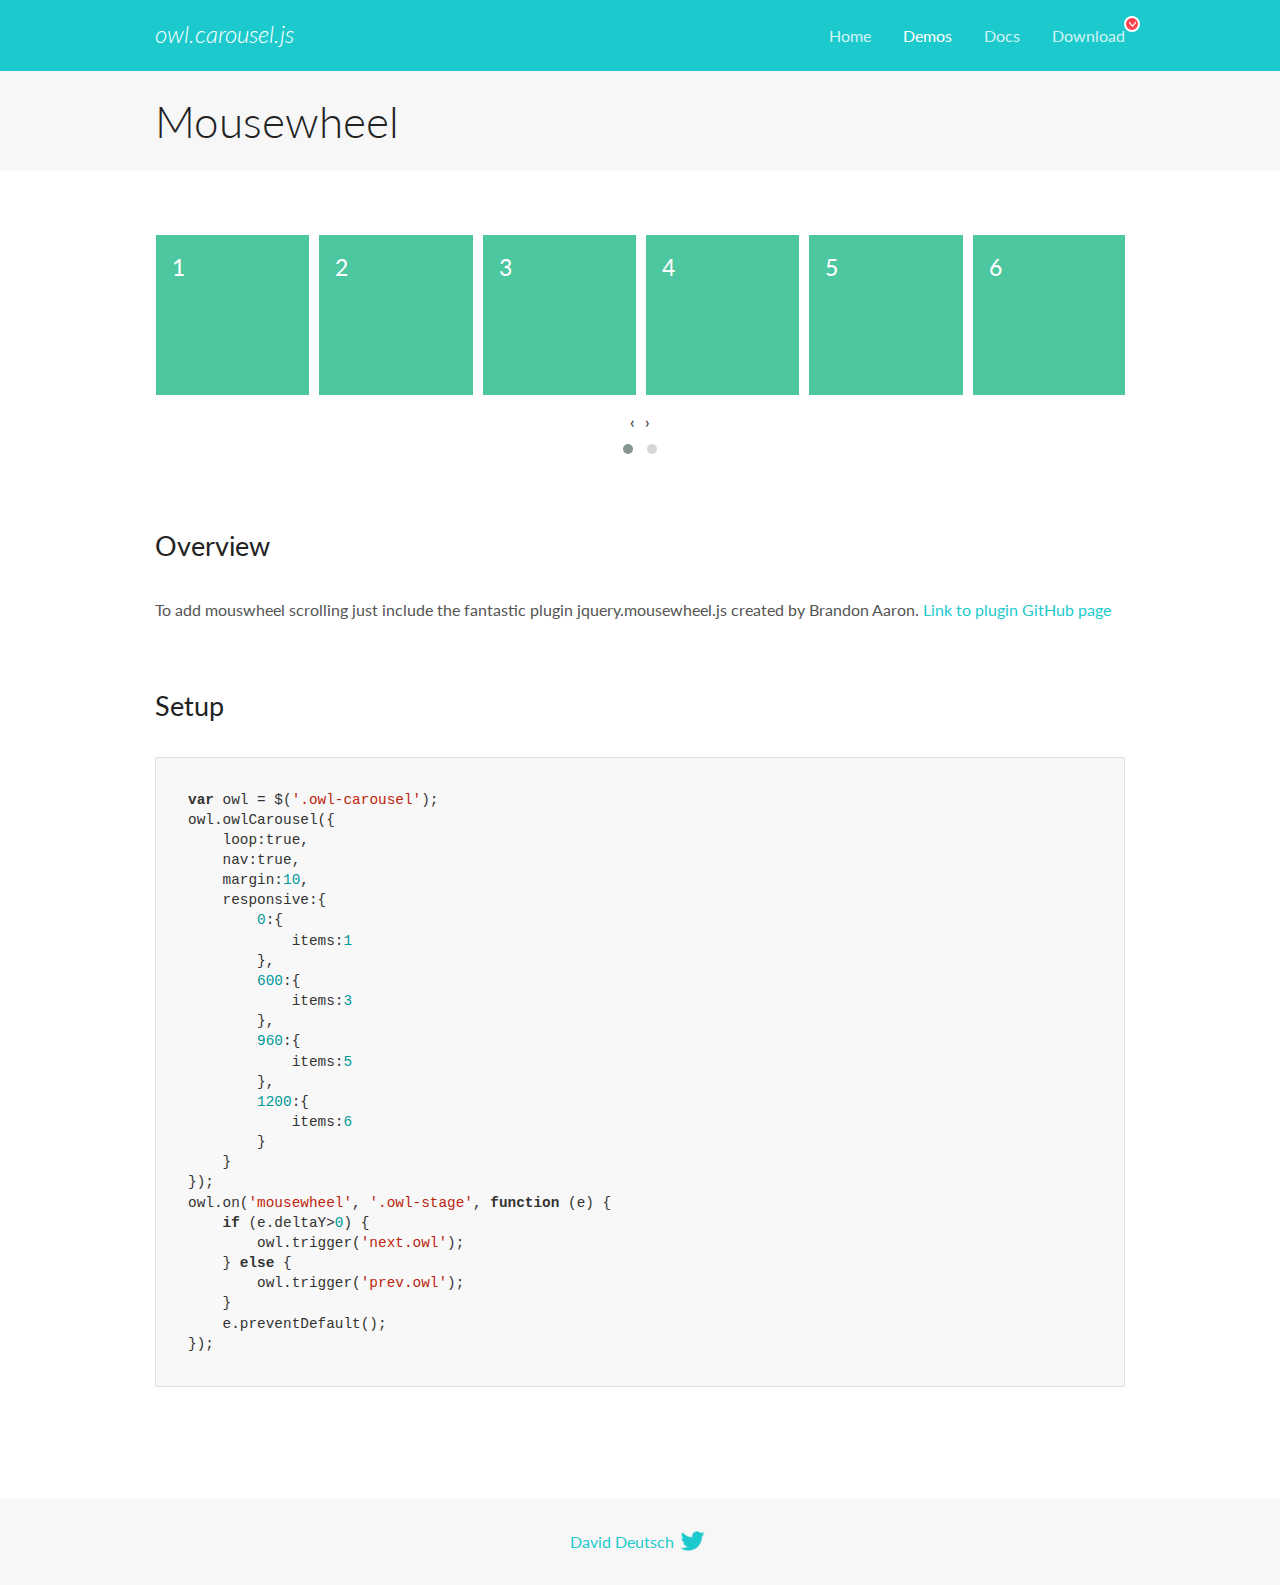
<file: download/OwlCarousel2-2.3.4/docs/demos/mousewheel.html>
<!DOCTYPE html>
<html lang="en">
  <head>

    <!-- head -->
    <meta charset="utf-8">
    <meta name="msapplication-tap-highlight" content="no" />
    <meta name="viewport" content="width=device-width, initial-scale=1.0" />
    <meta name="description" content="Mousewheel usage demo">
    <meta name="author" content="David Deutsch">
    <title>
      Mousewheel Demo | Owl Carousel | 2.3.4
    </title>

    <!-- Stylesheets -->
    <link href='https://fonts.googleapis.com/css?family=Lato:300,400,700,400italic,300italic' rel='stylesheet' type='text/css'>
    <link rel="stylesheet" href="../assets/css/docs.theme.min.css">

    <!-- Owl Stylesheets -->
    <link rel="stylesheet" href="../assets/owlcarousel/assets/owl.carousel.min.css">
    <link rel="stylesheet" href="../assets/owlcarousel/assets/owl.theme.default.min.css">

    <!-- HTML5 shim and Respond.js IE8 support of HTML5 elements and media queries -->

    <!--[if lt IE 9]>
      <script src="https://oss.maxcdn.com/libs/html5shiv/3.7.0/html5shiv.js"></script>
      <script src="https://oss.maxcdn.com/libs/respond.js/1.3.0/respond.min.js"></script>
    <![endif]-->

    <!-- Favicons -->
    <link rel="apple-touch-icon-precomposed" sizes="144x144" href="../assets/ico/apple-touch-icon-144-precomposed.png">
    <link rel="shortcut icon" href="../assets/ico/favicon.png">
    <link rel="shortcut icon" href="favicon.ico">

    <!-- Yeah i know js should not be in header. Its required for demos.-->

    <!-- javascript -->
    <script src="../assets/vendors/jquery.min.js"></script>
    <script src="../assets/owlcarousel/owl.carousel.js"></script>
  </head>
  <body>

    <!-- header -->
    <header class="header">
      <div class="row">
        <div class="large-12 columns">
          <div class="brand left">
            <h3>
              <a href="/OwlCarousel2/">owl.carousel.js</a> 
            </h3>
          </div>
          <a id="toggle-nav" class="right">
            <span></span> <span></span> <span></span> 
          </a> 
          <div class="nav-bar">
            <ul class="clearfix">
              <li> <a href="/OwlCarousel2/index.html">Home</a>  </li>
              <li class="active">
                <a href="/OwlCarousel2/demos/demos.html">Demos</a> 
              </li>
              <li> <a href="/OwlCarousel2/docs/started-welcome.html">Docs</a>  </li>
              <li>
                <a href="https://github.com/OwlCarousel2/OwlCarousel2/archive/2.3.4.zip">Download</a> 
                <span class="download"></span> 
              </li>
            </ul>
          </div>
        </div>
      </div>
    </header>

    <!-- title -->
    <section class="title">
      <div class="row">
        <div class="large-12 columns">
          <h1>Mousewheel</h1>
        </div>
      </div>
    </section>

    <!--  Demos -->
    <section id="demos">
      <div class="row">
        <div class="large-12 columns">
          <div class="owl-carousel owl-theme">
            <div class="item">
              <h4>1</h4>
            </div>
            <div class="item">
              <h4>2</h4>
            </div>
            <div class="item">
              <h4>3</h4>
            </div>
            <div class="item">
              <h4>4</h4>
            </div>
            <div class="item">
              <h4>5</h4>
            </div>
            <div class="item">
              <h4>6</h4>
            </div>
            <div class="item">
              <h4>7</h4>
            </div>
            <div class="item">
              <h4>8</h4>
            </div>
            <div class="item">
              <h4>9</h4>
            </div>
            <div class="item">
              <h4>10</h4>
            </div>
            <div class="item">
              <h4>11</h4>
            </div>
            <div class="item">
              <h4>12</h4>
            </div>
          </div>
          <h3 id="overview">Overview</h3>
          <p>To add mouswheel scrolling just include the fantastic plugin jquery.mousewheel.js created by Brandon Aaron.
            <a href="https://github.com/brandonaaron/jquery-mousewheel">Link to plugin GitHub page</a> 
          </p>
          <h3 id="setup">Setup</h3>
          <pre><code>var owl = $(&#39;.owl-carousel&#39;);
owl.owlCarousel({
    loop:true,
    nav:true,
    margin:10,
    responsive:{
        0:{
            items:1
        },
        600:{
            items:3
        },            
        960:{
            items:5
        },
        1200:{
            items:6
        }
    }
});
owl.on(&#39;mousewheel&#39;, &#39;.owl-stage&#39;, function (e) {
    if (e.deltaY&gt;0) {
        owl.trigger(&#39;next.owl&#39;);
    } else {
        owl.trigger(&#39;prev.owl&#39;);
    }
    e.preventDefault();
});</code></pre>
          <script src="../assets/vendors/jquery.mousewheel.min.js"></script>
          <script>
            $(document).ready(function() {
              var owl = $('.owl-carousel');
              owl.owlCarousel({
                loop: true,
                nav: true,
                margin: 10,
                responsive: {
                  0: {
                    items: 1
                  },
                  600: {
                    items: 3
                  },
                  960: {
                    items: 5
                  },
                  1200: {
                    items: 6
                  }
                }
              });
              owl.on('mousewheel', '.owl-stage', function(e) {
                if (e.deltaY > 0) {
                  owl.trigger('next.owl');
                } else {
                  owl.trigger('prev.owl');
                }
                e.preventDefault();
              });
            })
          </script>
        </div>
      </div>
    </section>

    <!-- footer -->
    <footer class="footer">
      <div class="row">
        <div class="large-12 columns">
          <h5>
            <a href="/OwlCarousel2/docs/support-contact.html">David Deutsch</a> 
            <a id="custom-tweet-button" href="https://twitter.com/share?url=https://github.com/OwlCarousel2/OwlCarousel2&text=Owl Carousel - This is so awesome! " target="_blank"></a> 
          </h5>
        </div>
      </div>
    </footer>

    <!-- vendors -->
    <script src="../assets/vendors/highlight.js"></script>
    <script src="../assets/js/app.js"></script>
  </body>
</html>
</file>
<file: CSS/style.css>
a {
  color: white;
}
a:hover {
  text-decoration: none;
  color: rgb(92, 253, 92);
}
body{
  background-color: #eceff3;
}
#reason img:hover {
  animation: shake 0.5s;
  animation-iteration-count: infinite;
}
#journey  img:hover{
  animation: shake 0.5s;
  animation-iteration-count: infinite;
}

@keyframes shake {
  0% { transform: translate(1px, 1px) rotate(0deg); }
  10% { transform: translate(-1px, -2px) rotate(-1deg); }
  20% { transform: translate(-3px, 0px) rotate(1deg); }
  30% { transform: translate(3px, 2px) rotate(0deg); }
  40% { transform: translate(1px, -1px) rotate(1deg); }
  50% { transform: translate(-1px, 2px) rotate(-1deg); }
  60% { transform: translate(-3px, 1px) rotate(0deg); }
  70% { transform: translate(3px, 1px) rotate(-1deg); }
  80% { transform: translate(-1px, -1px) rotate(1deg); }
  90% { transform: translate(1px, 2px) rotate(0deg); }
  100% { transform: translate(1px, -2px) rotate(-1deg); }
}

@media (max-width: 2560px) {
  #header {
    background-color: rgb(131, 131, 237);
    font-size: small;
  }
  #footer {
    background-color: rgb(131, 131, 237);
    padding-top: 35px;
    color: white;
  }
  div#copy {
    text-align: center;
    color: white;
    padding-top: 15px;
    padding-bottom: 15px;
    background-color: rgb(131, 131, 237);
  }
  #footer ul {
    list-style-type: none;
  }
  /* #whowe {
    text-align: center;
    line-height: 0.9em;
  } */
  #subsidary a {
    color: black;
  }
  #subsidary a:hover {
    color: rgb(92, 253, 92);
  }
  #testimonial {
    background-color: blanchedalmond;
    padding-top: 400px;
    margin-top: 300px;
  }
  #fjourney {
    position: absolute;
    /* padding-left: 200px; */
    margin-left: 178px;
    margin-top: 68px;

  }
  #certified a{
    color: black;
  }
  #certified a:hover{
    color:  rgb(92, 253, 92);
  }
  #studentview{
    background-color: white;
    padding-top: 10px;
   border-left: 5px solid rgb(131, 131, 237);
   /* border-style: solid;
   border-color:  rgb(131, 131, 237); */
  }

}
@media (max-width: 2560px){
#testimonial {
    background-color: blanchedalmond;
    padding-top: 472px;
    margin-top: 300px;
}
}


@media (max-width: 1024px) {
  #fjourney {
    position: absolute;
    /* padding-left: 200px; */
    margin-left: 42px;
    margin-top: 68px;
  }
}
@media (max-width: 1024px){
#testimonial {
    background-color: blanchedalmond;
    padding-top: 400px;
    margin-top: 363px;
}
}

@media (max-width: 1024px){
#testimonial {
    background-color: blanchedalmond;
    padding-top: 400px;
    margin-top: 480px;
}
}
@media (max-width: 767px){
#testimonial {
    background-color: blanchedalmond;
    padding-top: 620px;
    margin-top: 485px;
}
}
@media (max-width:425px) {
  #fj{
    width: 100%;
    padding-right: 15px;
    padding-left: 15px;
    margin-right: auto;
    margin-left: -20px !important;
}
  }

  @media (max-width: 767px){
  #testimonial {
      background-color: blanchedalmond;
      padding-top: 620px;
      margin-top: 678px;
  }
}
@media (max-width: 767px){
#testimonial {
    background-color: blanchedalmond;
    padding-top: 620px;
    margin-top: 697px;
}
}
@media (max-width: 320px){
#testimonial {
    background-color: blanchedalmond;
    padding-top: 615px;
    margin-top: 835px;
}
}
</file>
